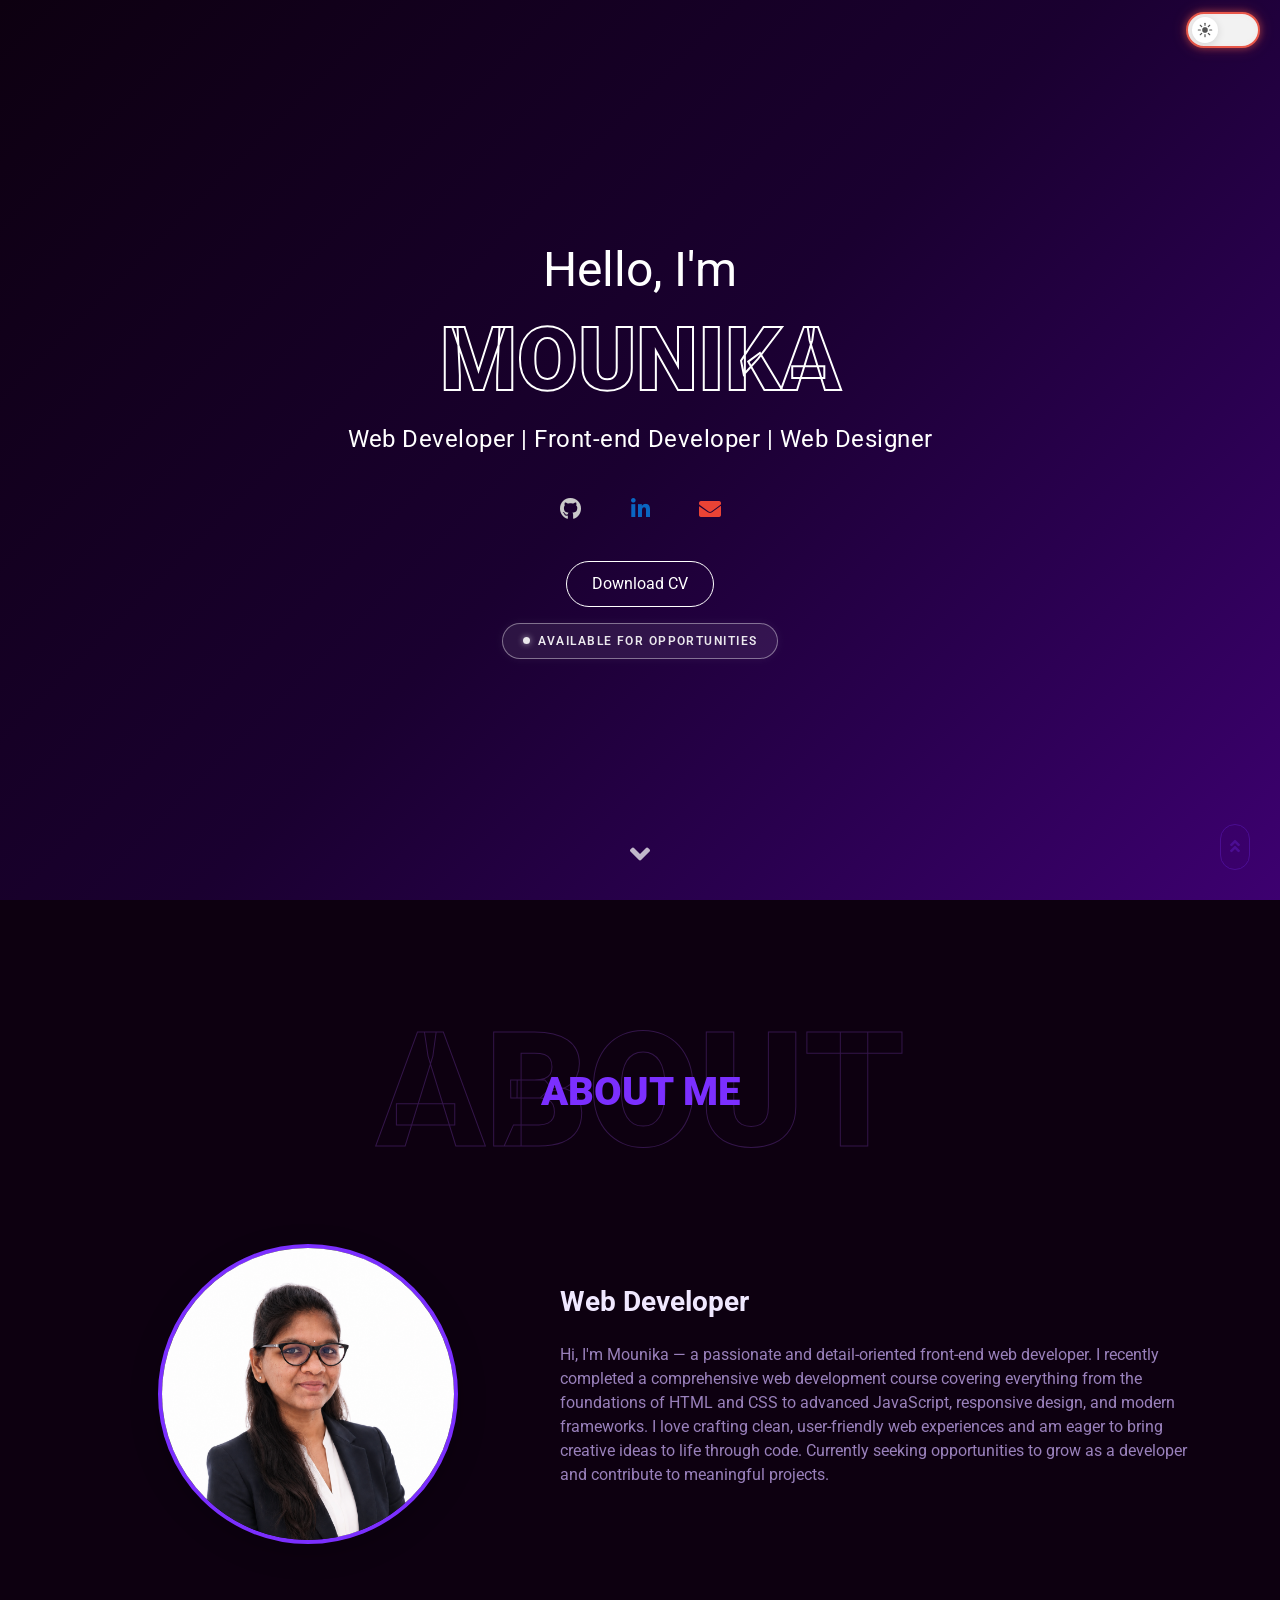
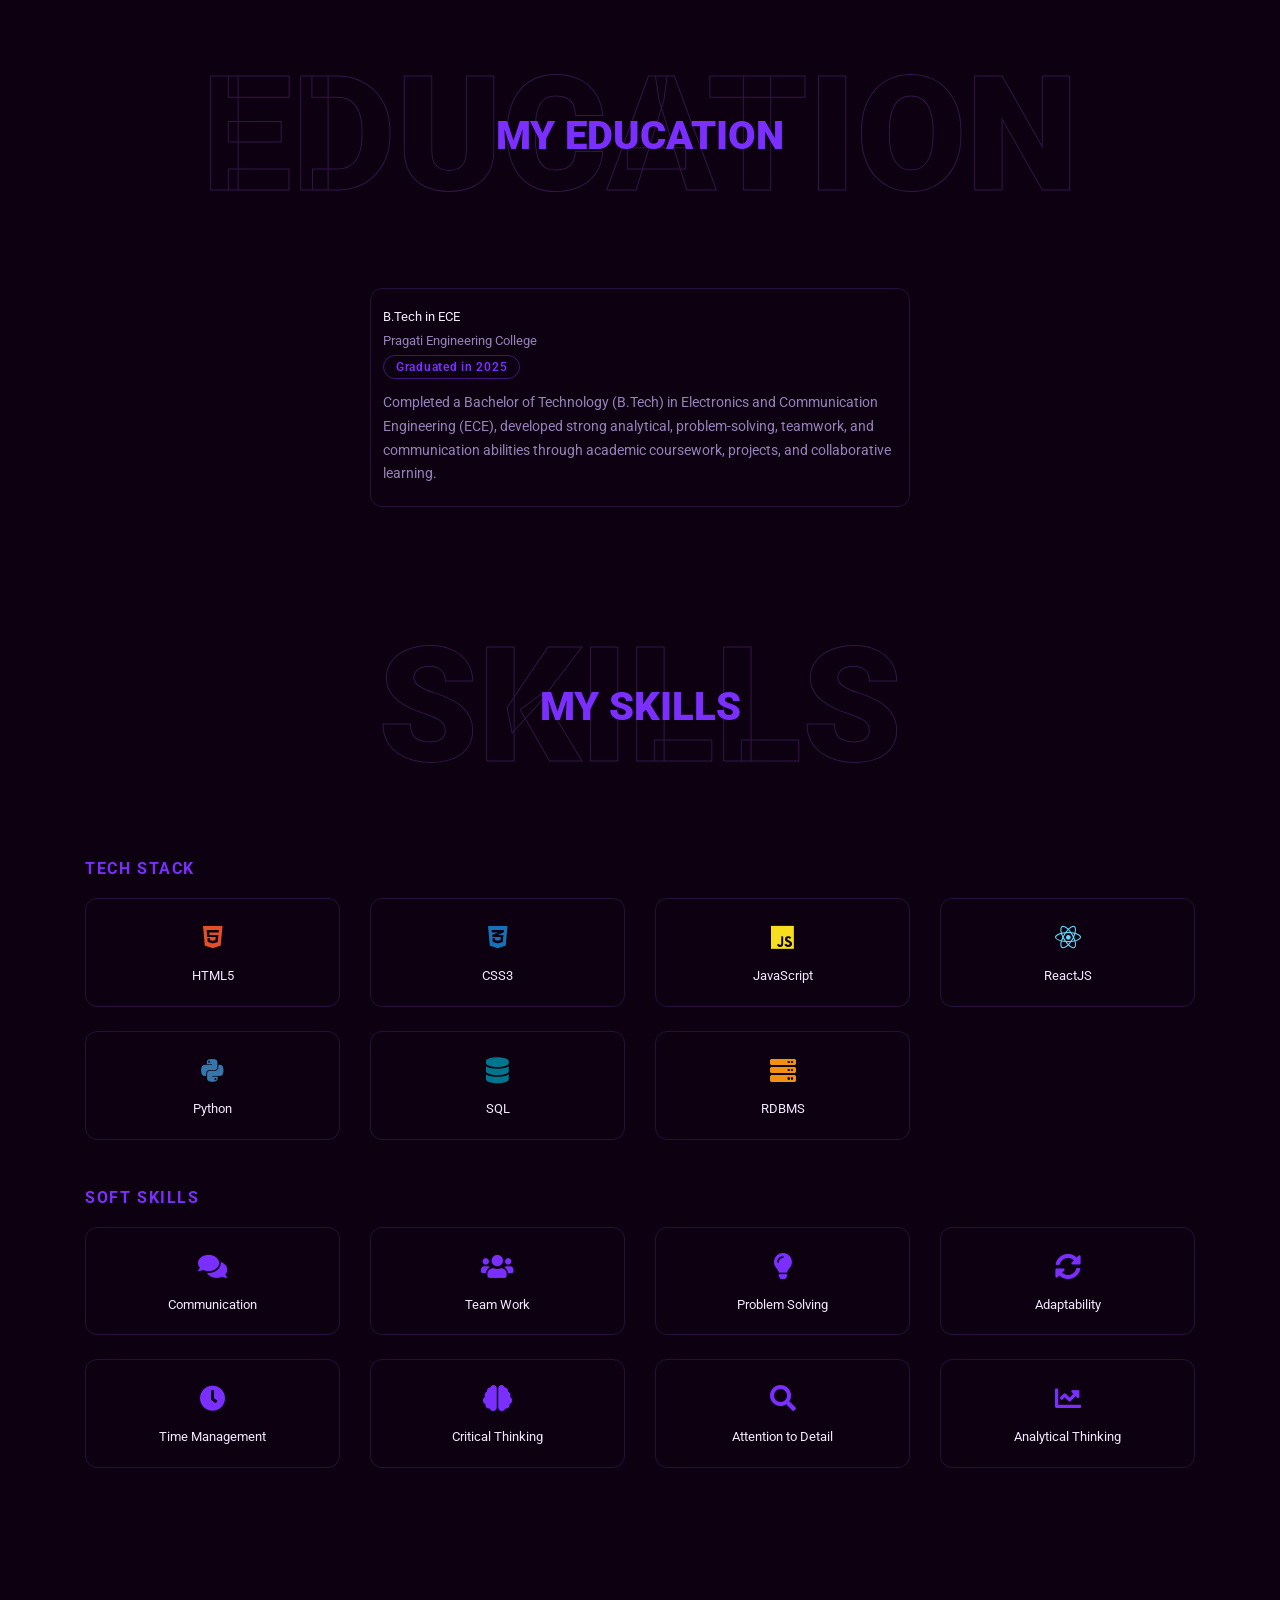
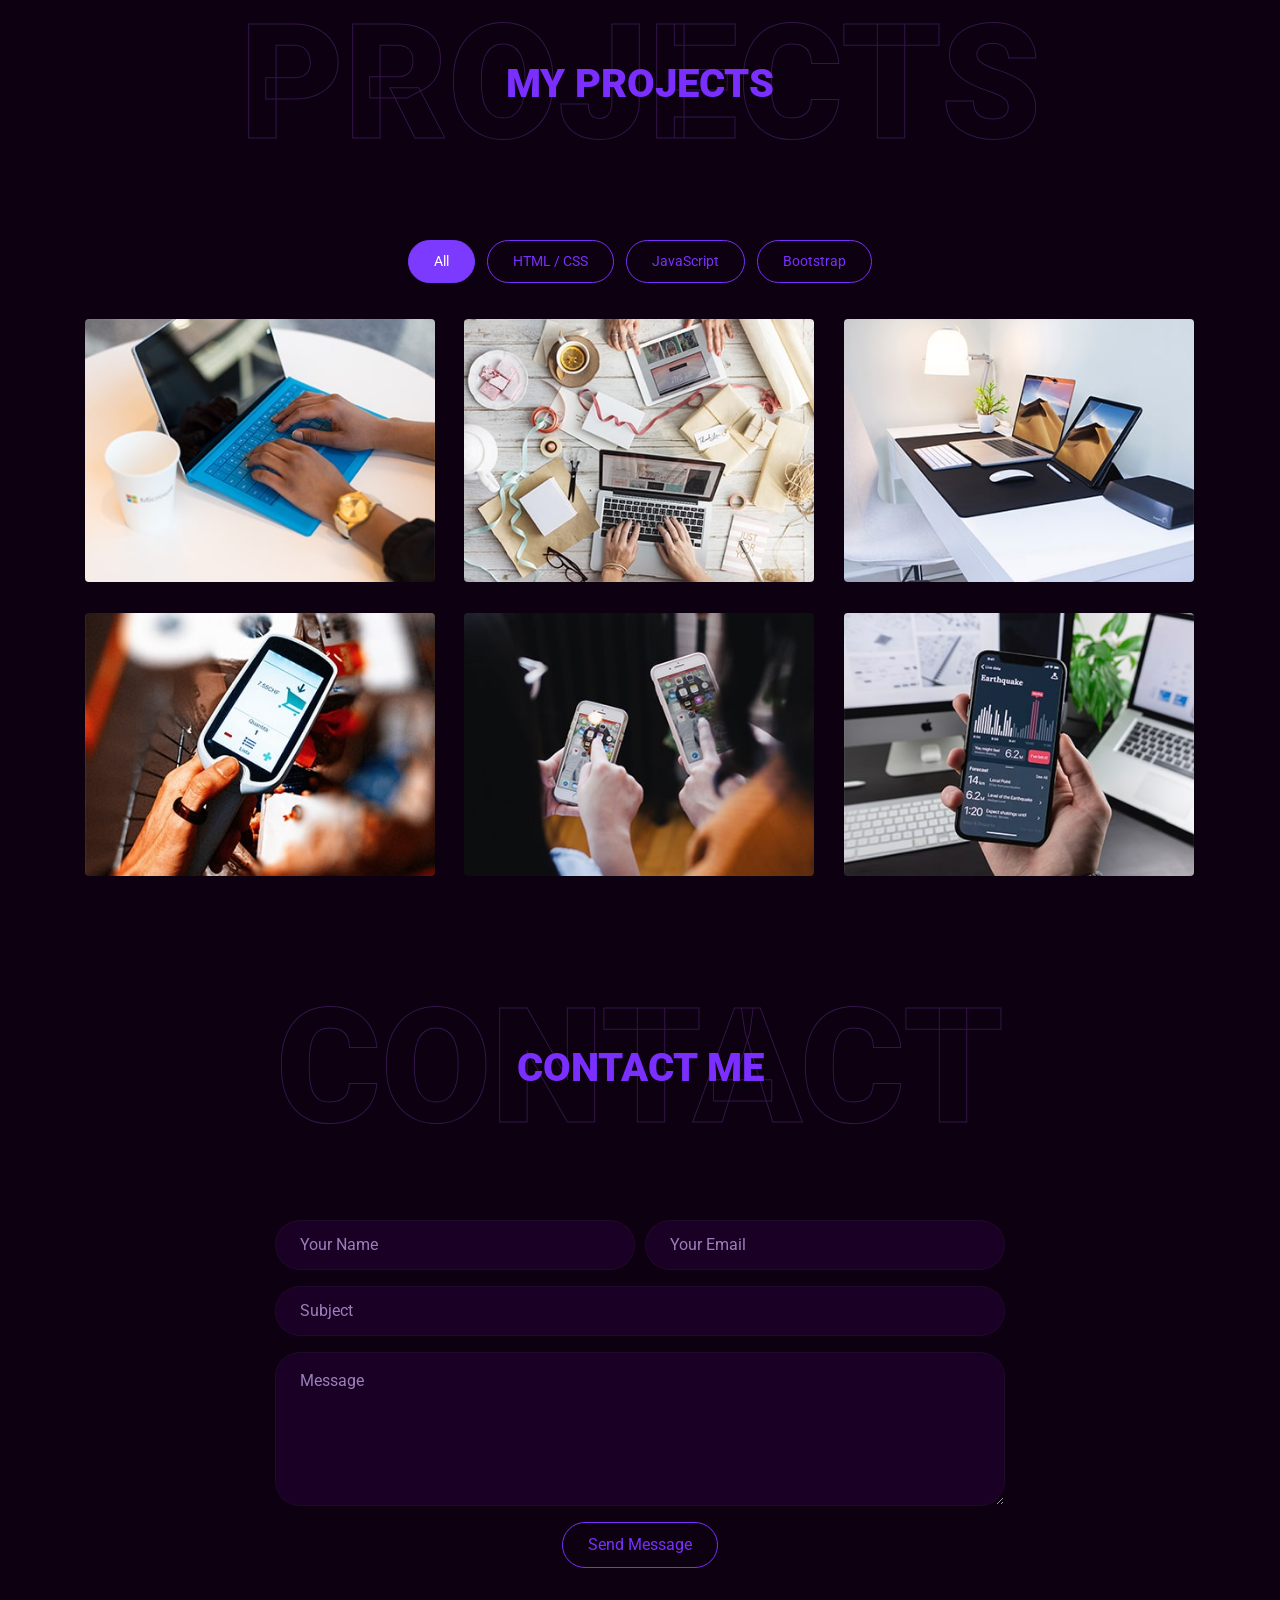
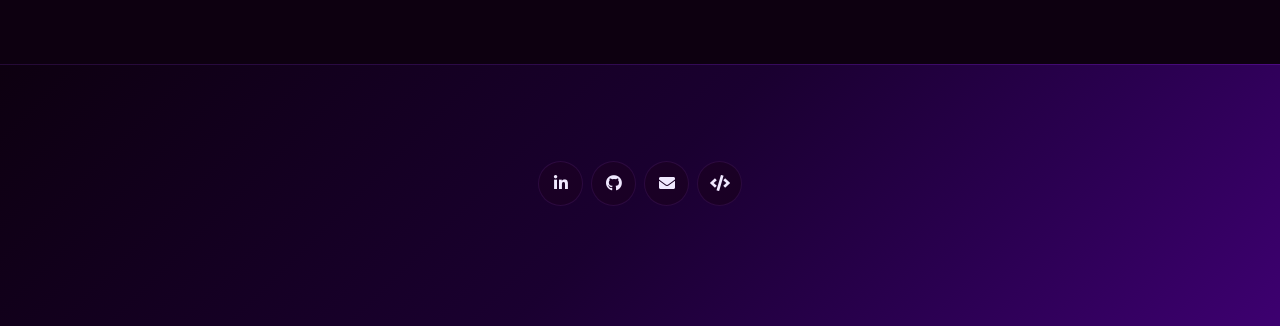
<file: 1. Portfolio/index.html>
<!DOCTYPE html>
<html lang="en">

<head>
    <meta charset="utf-8">
    <title>Mounika's Portfolio</title>
    <meta content="width=device-width, initial-scale=1.0" name="viewport">
    <meta content="Free HTML Templates" name="keywords">
    <meta content="Free HTML Templates" name="description">

    <!-- Favicon -->
    <link href="img/favicon.ico" rel="icon">

    <!-- Google Web Fonts -->
    <link rel="preconnect" href="https://fonts.gstatic.com">
    <link href="https://fonts.googleapis.com/css2?family=Roboto:wght@300;400;500;700;900&display=swap" rel="stylesheet"> 

    <!-- Font Awesome -->
    <link href="https://cdnjs.cloudflare.com/ajax/libs/font-awesome/5.10.0/css/all.min.css" rel="stylesheet">

    <!-- Libraries Stylesheet -->
    <link href="lib/owlcarousel/assets/owl.carousel.min.css" rel="stylesheet">
    <link href="lib/lightbox/css/lightbox.min.css" rel="stylesheet">

    <link href="css/style.css" rel="stylesheet">
</head>

<body data-spy="scroll" data-target=".navbar" data-offset="51" data-theme="light">
    <!-- Navbar Start -->
    <nav class="navbar fixed-top shadow-sm navbar-expand-lg bg-light navbar-light py-3 py-lg-0 px-lg-5">
        <button type="button" class="navbar-toggler" data-toggle="collapse" data-target="#navbarCollapse">
            <span class="navbar-toggler-icon"></span>
        </button>
        <div class="collapse navbar-collapse px-lg-3" id="navbarCollapse">
            <div class="navbar-nav m-auto py-0">
                <a href="#home" class="nav-item nav-link active">Home</a>
                <a href="#about" class="nav-item nav-link">About</a>
                <a href="#qualification" class="nav-item nav-link">Quality</a>
                <a href="#skill" class="nav-item nav-link">Skill</a>
                <!-- <a href="#service" class="nav-item nav-link">Service</a> -->
                <a href="#portfolio" class="nav-item nav-link">Projects</a>
                <!-- <a href="#testimonial" class="nav-item nav-link">Review</a> -->
                <!-- <a href="#blog" class="nav-item nav-link">Blog</a> -->
                <a href="#contact" class="nav-item nav-link">Contact</a>
            </div>
        </div>
    </nav>
    <!-- Navbar End -->

    <!-- Theme Toggle -->
    <div class="theme-toggle-wrap">
      <button class="theme-toggle" id="themeToggle" aria-label="Toggle dark/light theme" title="Switch theme">
        <div class="orb"></div>
      </button>
    </div>
    <!-- Theme Toggle End -->


    <!-- Header Start -->
    <div class="container-fluid bg-primary d-flex align-items-center mb-5 py-5" id="home" style="min-height: 100vh;">
        <div class="container">
            <div class="row align-items-center">
                <div class="col-lg-12 text-center">
                    <h3 class="hero-greeting text-white font-weight-normal mb-2">Hello, I'm</h3>
                    <h1 class="hero-name display-2 text-uppercase mb-2" style="-webkit-text-stroke: 2px #ffffff; color: transparent;">Mounika</h1>
                    <p class="hero-tagline mb-4">Web Developer | Front-end Developer | Web Designer</p>

                    <div class="d-flex align-items-center justify-content-center flex-wrap">
                        <a href="https://github.com/MounikaS44" target="_blank" class="btn hero-social-btn hero-icon-btn" title="GitHub"><i class="fab fa-github icon-github"></i></a>
                        <a href="https://www.linkedin.com/in/mounika-surampudi/" target="_blank" class="btn hero-social-btn hero-icon-btn" title="LinkedIn"><i class="fab fa-linkedin-in icon-linkedin"></i></a>
                        <a href="mailto:surampudimounika44@gmail.com" class="btn hero-social-btn hero-icon-btn" title="Email"><i class="fa fa-envelope icon-gmail"></i></a>
                    </div>
                    <div class="d-flex align-items-center justify-content-center flex-wrap pt-4">
                        <a href="./files/Mounika_WebDev.pdf" target="_blank" class="btn btn-outline hero-social-btn">Download CV</a>
                    </div>
                    <div class="mt-3 d-flex justify-content-center">
                        <div class="availability-badge">
                            <span class="availability-dot"></span>
                            Available for Opportunities
                        </div>
                    </div>
                </div>
            </div>
        </div>
    </div>
    <!-- Header End -->


    <!-- About Start -->
    <div class="container-fluid py-5" id="about">
        <div class="container">
            <div class="position-relative d-flex align-items-center justify-content-center mb-5">
                <h1 class="display-1 text-uppercase text-white">About</h1>
                <h1 class="position-absolute text-uppercase text-primary">About Me</h1>
            </div>
            <div class="row align-items-center">
                <div class="col-lg-5 pb-4 pb-lg-0 d-flex justify-content-center">
                    <img class="about-img-circle" src="./files/profile.png" alt="">
                </div>
                <div class="col-lg-7">
                    <h3 class="mb-4">Web Developer</h3>
                    <p>Hi, I'm Mounika — a passionate and detail-oriented front-end web developer. I recently completed a comprehensive web development course covering everything from the foundations of HTML and CSS to advanced JavaScript, responsive design, and modern frameworks. I love crafting clean, user-friendly web experiences and am eager to bring creative ideas to life through code. Currently seeking opportunities to grow as a developer and contribute to meaningful projects.</p>
                    
                </div>
            </div>
        </div>
    </div>
    <!-- About End -->


    <!-- Qualification Start -->
    <div class="container-fluid py-5" id="qualification">
        <div class="container">
            <div class="position-relative d-flex align-items-center justify-content-center mb-5">
                <h1 class="display-1 text-uppercase text-white">Education</h1>
                <h1 class="position-absolute text-uppercase text-primary">My Education</h1>
            </div>
            <div class="row justify-content-center">
                <div class="col-lg-6 col-md-8 col-12">
                    <div class="skill-card-box edu-card mb-2">
                        <h6 class="skill-card-title">B.Tech in ECE</h6>
                        <p class="edu-card-college">Pragati Engineering College</p>
                        <span class="edu-card-year">Graduated in 2025</span>
                        <p class="edu-card-desc">Completed a Bachelor of Technology (B.Tech) in Electronics and Communication Engineering (ECE), developed strong analytical, problem-solving, teamwork, and communication abilities through academic coursework, projects, and collaborative learning.</p>
                    </div>
                    <!-- Diploma commented out
                    <div class="skill-card-box edu-card mb-4">
                        <h6 class="skill-card-title">Diploma in ECE</h6>
                        <p class="edu-card-college">Andhra Polytechnic College, Kakinada</p>
                        <span class="edu-card-year">2019 – 2022</span>
                        <p class="edu-card-desc">Tempor eos dolore amet tempor dolor tempor. Dolore ea magna sit amet dolor eirmod. Eos ipsum est tempor dolor. Clita lorem kasd sed ea lorem diam ea lorem eirmod duo sit ipsum stet lorem diam</p>
                    </div>
                    -->
                </div>
            </div>
        </div>
    </div>
    <!-- Qualification End -->


    <!-- Skill Start -->
    <div class="container-fluid py-5" id="skill">
        <div class="container">
            <div class="position-relative d-flex align-items-center justify-content-center mb-5">
                <h1 class="display-1 text-uppercase text-white">Skills</h1>
                <h1 class="position-absolute text-uppercase text-primary">My Skills</h1>
            </div>

            <!-- Tech Stack -->
            <h5 class="skills-sub-heading">Tech Stack</h5>
            <div class="row mb-4">
                <div class="col-lg-3 col-md-6 col-6 mb-4">
                    <div class="skill-card-box">
                        <div class="skill-card-icon"><i class="fab fa-html5 icon-html5"></i></div>
                        <h6 class="skill-card-title">HTML5</h6>
                    </div>
                </div>
                <div class="col-lg-3 col-md-6 col-6 mb-4">
                    <div class="skill-card-box">
                        <div class="skill-card-icon"><i class="fab fa-css3-alt icon-css3"></i></div>
                        <h6 class="skill-card-title">CSS3</h6>
                    </div>
                </div>
                <div class="col-lg-3 col-md-6 col-6 mb-4">
                    <div class="skill-card-box">
                        <div class="skill-card-icon"><i class="fab fa-js icon-js"></i></div>
                        <h6 class="skill-card-title">JavaScript</h6>
                    </div>
                </div>
                <div class="col-lg-3 col-md-6 col-6 mb-4">
                    <div class="skill-card-box">
                        <div class="skill-card-icon"><i class="fab fa-react icon-react"></i></div>
                        <h6 class="skill-card-title">ReactJS</h6>
                    </div>
                </div>
                <div class="col-lg-3 col-md-6 col-6 mb-4">
                    <div class="skill-card-box">
                        <div class="skill-card-icon"><i class="fab fa-python icon-python"></i></div>
                        <h6 class="skill-card-title">Python</h6>
                    </div>
                </div>
                <div class="col-lg-3 col-md-6 col-6 mb-4">
                    <div class="skill-card-box">
                        <div class="skill-card-icon"><i class="fas fa-database icon-sql"></i></div>
                        <h6 class="skill-card-title">SQL</h6>
                    </div>
                </div>
                <div class="col-lg-3 col-md-6 col-6 mb-4">
                    <div class="skill-card-box">
                        <div class="skill-card-icon"><i class="fas fa-server icon-rdbms"></i></div>
                        <h6 class="skill-card-title">RDBMS</h6>
                    </div>
                </div>
            </div>

            <!-- Soft Skills -->
            <h5 class="skills-sub-heading">Soft Skills</h5>
            <div class="row">
                <div class="col-lg-3 col-md-6 col-6 mb-4">
                    <div class="skill-card-box">
                        <div class="skill-card-icon"><i class="fas fa-comments icon-soft"></i></div>
                        <h6 class="skill-card-title">Communication</h6>
                    </div>
                </div>
                <div class="col-lg-3 col-md-6 col-6 mb-4">
                    <div class="skill-card-box">
                        <div class="skill-card-icon"><i class="fas fa-users icon-soft"></i></div>
                        <h6 class="skill-card-title">Team Work</h6>
                    </div>
                </div>
                <div class="col-lg-3 col-md-6 col-6 mb-4">
                    <div class="skill-card-box">
                        <div class="skill-card-icon"><i class="fas fa-lightbulb icon-soft"></i></div>
                        <h6 class="skill-card-title">Problem Solving</h6>
                    </div>
                </div>
                <div class="col-lg-3 col-md-6 col-6 mb-4">
                    <div class="skill-card-box">
                        <div class="skill-card-icon"><i class="fas fa-sync-alt icon-soft"></i></div>
                        <h6 class="skill-card-title">Adaptability</h6>
                    </div>
                </div>
                <div class="col-lg-3 col-md-6 col-6 mb-4">
                    <div class="skill-card-box">
                        <div class="skill-card-icon"><i class="fas fa-clock icon-soft"></i></div>
                        <h6 class="skill-card-title">Time Management</h6>
                    </div>
                </div>
                <div class="col-lg-3 col-md-6 col-6 mb-4">
                    <div class="skill-card-box">
                        <div class="skill-card-icon"><i class="fas fa-brain icon-soft"></i></div>
                        <h6 class="skill-card-title">Critical Thinking</h6>
                    </div>
                </div>
                <div class="col-lg-3 col-md-6 col-6 mb-4">
                    <div class="skill-card-box">
                        <div class="skill-card-icon"><i class="fas fa-search icon-soft"></i></div>
                        <h6 class="skill-card-title">Attention to Detail</h6>
                    </div>
                </div>
                <div class="col-lg-3 col-md-6 col-6 mb-4">
                    <div class="skill-card-box">
                        <div class="skill-card-icon"><i class="fas fa-chart-line icon-soft"></i></div>
                        <h6 class="skill-card-title">Analytical Thinking</h6>
                    </div>
                </div>
            </div>

        </div>
    </div>
    <!-- Skill End -->


    <!-- Services Start -->
    <!-- Services Start -->
    <!--
    <div class="container-fluid pt-5" id="service">
        <div class="container">
            <div class="position-relative d-flex align-items-center justify-content-center mb-5">
                <h1 class="display-1 text-uppercase text-white">Service</h1>
                <h1 class="position-absolute text-uppercase text-primary">My Services</h1>
            </div>
            <div class="row pb-3">
                <div class="col-lg-4 col-md-6 text-center mb-5">
                    <div class="d-flex align-items-center justify-content-center mb-4">
                        <i class="fa fa-2x fa-laptop service-icon bg-primary text-white mr-3"></i>
                        <h4 class="font-weight-bold m-0">Web Design</h4>
                    </div>
                    <p>Justo sit justo eos amet tempor amet clita amet ipsum eos elitr. Amet lorem lorem lorem est amet labore eirmod erat clita</p>
                    <a class="border-bottom border-primary text-decoration-none" href="">Read More</a>
                </div>
                <div class="col-lg-4 col-md-6 text-center mb-5">
                    <div class="d-flex align-items-center justify-content-center mb-4">
                        <i class="fa fa-2x fa-laptop-code service-icon bg-primary text-white mr-3"></i>
                        <h4 class="font-weight-bold m-0">Web Development</h4>
                    </div>
                    <p>Justo sit justo eos amet tempor amet clita amet ipsum eos elitr. Amet lorem lorem lorem est amet labore eirmod erat clita</p>
                    <a class="border-bottom border-primary text-decoration-none" href="">Read More</a>
                </div>
                <div class="col-lg-4 col-md-6 text-center mb-5">
                    <div class="d-flex align-items-center justify-content-center mb-4">
                        <i class="fab fa-2x fa-android service-icon bg-primary text-white mr-3"></i>
                        <h4 class="font-weight-bold m-0">Apps Design</h4>
                    </div>
                    <p>Justo sit justo eos amet tempor amet clita amet ipsum eos elitr. Amet lorem lorem lorem est amet labore eirmod erat clita</p>
                    <a class="border-bottom border-primary text-decoration-none" href="">Read More</a>
                </div>
                <div class="col-lg-4 col-md-6 text-center mb-5">
                    <div class="d-flex align-items-center justify-content-center mb-4">
                        <i class="fab fa-2x fa-apple service-icon bg-primary text-white mr-3"></i>
                        <h4 class="font-weight-bold m-0">Apps Development</h4>
                    </div>
                    <p>Justo sit justo eos amet tempor amet clita amet ipsum eos elitr. Amet lorem lorem lorem est amet labore eirmod erat clita</p>
                    <a class="border-bottom border-primary text-decoration-none" href="">Read More</a>
                </div>
                <div class="col-lg-4 col-md-6 text-center mb-5">
                    <div class="d-flex align-items-center justify-content-center mb-4">
                        <i class="fa fa-2x fa-search service-icon bg-primary text-white mr-3"></i>
                        <h4 class="font-weight-bold m-0">SEO</h4>
                    </div>
                    <p>Justo sit justo eos amet tempor amet clita amet ipsum eos elitr. Amet lorem lorem lorem est amet labore eirmod erat clita</p>
                    <a class="border-bottom border-primary text-decoration-none" href="">Read More</a>
                </div>
                <div class="col-lg-4 col-md-6 text-center mb-5">
                    <div class="d-flex align-items-center justify-content-center mb-4">
                        <i class="fa fa-2x fa-edit service-icon bg-primary text-white mr-3"></i>
                        <h4 class="font-weight-bold m-0">Content Creating</h4>
                    </div>
                    <p>Justo sit justo eos amet tempor amet clita amet ipsum eos elitr. Amet lorem lorem lorem est amet labore eirmod erat clita</p>
                    <a class="border-bottom border-primary text-decoration-none" href="">Read More</a>
                </div>
            </div>
        </div>
    </div>
    -->
    <!-- Services End -->


    <!-- Portfolio Start -->
    <div class="container-fluid pt-5 pb-3" id="portfolio">
        <div class="container">
            <div class="position-relative d-flex align-items-center justify-content-center mb-5">
                <h1 class="display-1 text-uppercase text-white">Projects</h1>
                <h1 class="position-absolute text-uppercase text-primary">My Projects</h1>
            </div>
            <div class="row">
                <div class="col-12 text-center mb-2">
                    <ul class="list-inline mb-4" id="portfolio-flters">
                        <li class="btn btn-sm btn-outline-primary m-1 active"  data-filter="*">All</li>
                        <li class="btn btn-sm btn-outline-primary m-1" data-filter=".first">HTML / CSS</li>
                        <li class="btn btn-sm btn-outline-primary m-1" data-filter=".second">JavaScript</li>
                        <li class="btn btn-sm btn-outline-primary m-1" data-filter=".third">Bootstrap</li>
                    </ul>
                </div>
            </div>
            <div class="row portfolio-container">

                <!-- ═══ PROJECT 1 ═══ Replace href="YOUR_PROJECT_1_URL" with your live link -->
                <div class="col-lg-4 col-md-6 mb-4 portfolio-item first">
                    <div class="position-relative overflow-hidden mb-2">
                        <img class="img-fluid rounded w-100" src="./files/portfolio-1.jpg" alt="Responsive Landing Page">
                        <div class="portfolio-btn bg-primary d-flex align-items-center justify-content-center">
                            <a href="YOUR_PROJECT_1_URL" target="_blank" class="portfolio-img-link" title="Open Project">
                                <i class="fa fa-external-link-alt text-white" style="font-size: 36px;"></i>
                            </a>
                        </div>
                    </div>
                </div>

                <!-- ═══ PROJECT 2 ═══ Replace href="YOUR_PROJECT_2_URL" with your live link -->
                <div class="col-lg-4 col-md-6 mb-4 portfolio-item second">
                    <div class="position-relative overflow-hidden mb-2">
                        <img class="img-fluid rounded w-100" src="./files/portfolio-2.jpg" alt="Task Manager App">
                        <div class="portfolio-btn bg-primary d-flex align-items-center justify-content-center">
                            <a href="YOUR_PROJECT_2_URL" target="_blank" class="portfolio-img-link" title="Open Project">
                                <i class="fa fa-external-link-alt text-white" style="font-size: 36px;"></i>
                            </a>
                        </div>
                    </div>
                </div>

                <!-- ═══ PROJECT 3 ═══ Replace href="YOUR_PROJECT_3_URL" with your live link -->
                <div class="col-lg-4 col-md-6 mb-4 portfolio-item third">
                    <div class="position-relative overflow-hidden mb-2">
                        <img class="img-fluid rounded w-100" src="./files/portfolio-3.jpg" alt="Weather Dashboard">
                        <div class="portfolio-btn bg-primary d-flex align-items-center justify-content-center">
                            <a href="YOUR_PROJECT_3_URL" target="_blank" class="portfolio-img-link" title="Open Project">
                                <i class="fa fa-external-link-alt text-white" style="font-size: 36px;"></i>
                            </a>
                        </div>
                    </div>
                </div>

                <!-- ═══ PROJECT 4 ═══ Replace href="YOUR_PROJECT_4_URL" with your live link -->
                <div class="col-lg-4 col-md-6 mb-4 portfolio-item first">
                    <div class="position-relative overflow-hidden mb-2">
                        <img class="img-fluid rounded w-100" src="./files/portfolio-4.jpg" alt="Project 4">
                        <div class="portfolio-btn bg-primary d-flex align-items-center justify-content-center">
                            <a href="YOUR_PROJECT_4_URL" target="_blank" class="portfolio-img-link" title="Open Project">
                                <i class="fa fa-external-link-alt text-white" style="font-size: 36px;"></i>
                            </a>
                        </div>
                    </div>
                </div>

                <!-- ═══ PROJECT 5 ═══ Replace href="YOUR_PROJECT_5_URL" with your live link -->
                <div class="col-lg-4 col-md-6 mb-4 portfolio-item second">
                    <div class="position-relative overflow-hidden mb-2">
                        <img class="img-fluid rounded w-100" src="./files/portfolio-5.jpg" alt="Project 5">
                        <div class="portfolio-btn bg-primary d-flex align-items-center justify-content-center">
                            <a href="YOUR_PROJECT_5_URL" target="_blank" class="portfolio-img-link" title="Open Project">
                                <i class="fa fa-external-link-alt text-white" style="font-size: 36px;"></i>
                            </a>
                        </div>
                    </div>
                </div>

                <!-- ═══ PROJECT 6 ═══ Replace href="YOUR_PROJECT_6_URL" with your live link -->
                <div class="col-lg-4 col-md-6 mb-4 portfolio-item third">
                    <div class="position-relative overflow-hidden mb-2">
                        <img class="img-fluid rounded w-100" src="./files/portfolio-6.jpg" alt="Project 6">
                        <div class="portfolio-btn bg-primary d-flex align-items-center justify-content-center">
                            <a href="YOUR_PROJECT_6_URL" target="_blank" class="portfolio-img-link" title="Open Project">
                                <i class="fa fa-external-link-alt text-white" style="font-size: 36px;"></i>
                            </a>
                        </div>
                    </div>
                </div>

            </div>
            </div>
        </div>
    </div>
    <!-- Portfolio End -->


    <!-- Testimonial Start -->
    <!-- <div class="container-fluid py-5" id="testimonial">
        <div class="container">
            <div class="position-relative d-flex align-items-center justify-content-center mb-5">
                <h1 class="display-1 text-uppercase text-white">Review</h1>
                <h1 class="position-absolute text-uppercase text-primary">Clients Say</h1>
            </div>
            <div class="row justify-content-center">
                <div class="col-lg-8">
                    <div class="owl-carousel testimonial-carousel">
                        <div class="text-center">
                            <i class="fa fa-3x fa-quote-left text-primary mb-4"></i>
                            <h4 class="font-weight-light mb-4">Dolor eirmod diam stet kasd sed. Aliqu rebum est eos. Rebum elitr dolore et eos labore, stet justo sed est sed. Diam sed sed dolor stet accusam amet eirmod eos, labore diam clita</h4>
                            <img class="img-fluid rounded-circle mx-auto mb-3" src="img/testimonial-1.jpg" style="width: 80px; height: 80px;">
                            <h5 class="font-weight-bold m-0">Client Name</h5>
                            <span>Profession</span>
                        </div>
                        <div class="text-center">
                            <i class="fa fa-3x fa-quote-left text-primary mb-4"></i>
                            <h4 class="font-weight-light mb-4">Dolor eirmod diam stet kasd sed. Aliqu rebum est eos. Rebum elitr dolore et eos labore, stet justo sed est sed. Diam sed sed dolor stet accusam amet eirmod eos, labore diam clita</h4>
                            <img class="img-fluid rounded-circle mx-auto mb-3" src="img/testimonial-2.jpg" style="width: 80px; height: 80px;">
                            <h5 class="font-weight-bold m-0">Client Name</h5>
                            <span>Profession</span>
                        </div>
                        <div class="text-center">
                            <i class="fa fa-3x fa-quote-left text-primary mb-4"></i>
                            <h4 class="font-weight-light mb-4">Dolor eirmod diam stet kasd sed. Aliqu rebum est eos. Rebum elitr dolore et eos labore, stet justo sed est sed. Diam sed sed dolor stet accusam amet eirmod eos, labore diam clita</h4>
                            <img class="img-fluid rounded-circle mx-auto mb-3" src="img/testimonial-3.jpg" style="width: 80px; height: 80px;">
                            <h5 class="font-weight-bold m-0">Client Name</h5>
                            <span>Profession</span>
                        </div>
                    </div>
                </div>
            </div>
        </div>
    </div> -->
    <!-- Testimonial End -->


    <!-- Blog Start -->
    <!-- <div class="container-fluid pt-5" id="blog">
        <div class="container">
            <div class="position-relative d-flex align-items-center justify-content-center mb-5">
                <h1 class="display-1 text-uppercase text-white">Blog</h1>
                <h1 class="position-absolute text-uppercase text-primary">Latest Blog</h1>
            </div>
            <div class="row">
                <div class="col-lg-4 mb-5">
                    <div class="position-relative mb-4">
                        <img class="img-fluid rounded w-100" src="img/blog-1.jpg" alt="">
                        <div class="blog-date">
                            <h4 class="font-weight-bold mb-n1">01</h4>
                            <small class="text-white text-uppercase">Jan</small>
                        </div>
                    </div>
                    <h5 class="font-weight-medium mb-4">Rebum lorem no eos ut ipsum diam tempor sed rebum elitr ipsum</h5>
                    <a class="btn btn-sm btn-outline-primary py-2" href="">Read More</a>
                </div>
                <div class="col-lg-4 mb-5">
                    <div class="position-relative mb-4">
                        <img class="img-fluid rounded w-100" src="img/blog-2.jpg" alt="">
                        <div class="blog-date">
                            <h4 class="font-weight-bold mb-n1">01</h4>
                            <small class="text-white text-uppercase">Jan</small>
                        </div>
                    </div>
                    <h5 class="font-weight-medium mb-4">Rebum lorem no eos ut ipsum diam tempor sed rebum elitr ipsum</h5>
                    <a class="btn btn-sm btn-outline-primary py-2" href="">Read More</a>
                </div>
                <div class="col-lg-4 mb-5">
                    <div class="position-relative mb-4">
                        <img class="img-fluid rounded w-100" src="img/blog-3.jpg" alt="">
                        <div class="blog-date">
                            <h4 class="font-weight-bold mb-n1">01</h4>
                            <small class="text-white text-uppercase">Jan</small>
                        </div>
                    </div>
                    <h5 class="font-weight-medium mb-4">Rebum lorem no eos ut ipsum diam tempor sed rebum elitr ipsum</h5>
                    <a class="btn btn-sm btn-outline-primary py-2" href="">Read More</a>
                </div>
            </div>
        </div>
    </div> -->
    <!-- Blog End -->


    <!-- Contact Start -->
    <div class="container-fluid py-5" id="contact">
        <div class="container">
            <div class="position-relative d-flex align-items-center justify-content-center mb-5">
                <h1 class="display-1 text-uppercase text-white">Contact</h1>
                <h1 class="position-absolute text-uppercase text-primary">Contact Me</h1>
            </div>
            <div class="row justify-content-center">
                <div class="col-lg-8">
                    <form id="contactForm">
                        <div class="form-row">
                            <div class="control-group col-sm-6 mb-3">
                                <input type="text" id="name" class="form-control p-4" placeholder="Your Name" required />
                            </div>
                            <div class="control-group col-sm-6 mb-3">
                                <input type="email" id="email" class="form-control p-4" placeholder="Your Email" required />
                            </div>
                        </div>
                        <div class="control-group mb-3">
                            <input type="text" id="subject" class="form-control p-4" placeholder="Subject" required />
                        </div>
                        <div class="control-group mb-3">
                            <textarea id="message" class="form-control py-3 px-4" rows="5" placeholder="Message" required></textarea>
                        </div>
                        <div class="text-center">
                            <button type="submit" class="btn btn-outline-primary">Send Message</button>
                        </div>
                        <div id="form-success" class="text-center mt-3" style="display:none; color: var(--accent);">
                            ✓ Message sent! I'll get back to you soon.
                        </div>
                    </form>
                </div>
            </div>
        </div>
    </div>
    <!-- Contact End -->


    <!-- Footer Start -->
    <div class="container-fluid bg-primary text-white mt-5 py-5 px-sm-3 px-md-5">
        <div class="container text-center py-5">
            <div class="d-flex justify-content-center mb-4">
                <a class="btn btn-light btn-social mr-2" href="https://www.linkedin.com/in/mounika-surampudi/" target="_blank" title="LinkedIn"><i class="fab fa-linkedin-in"></i></a>
                <a class="btn btn-light btn-social mr-2" href="https://github.com/MounikaS44" target="_blank" title="GitHub"><i class="fab fa-github"></i></a>
                <a class="btn btn-light btn-social mr-2" href="mailto:surampudimounika44@gmail.com" title="Gmail"><i class="fa fa-envelope"></i></a>
                <a class="btn btn-light btn-social" href="https://leetcode.com/u/Ruby_44/" target="_blank" title="LeetCode"><i class="fas fa-code"></i></a>
            </div>
        </div>
    </div>
    <!-- Footer End -->

    <!-- Scroll to Bottom -->
    <i class="fa fa-2x fa-angle-down text-white scroll-to-bottom"></i>

    <!-- Back to Top -->
    <a href="#" class="btn btn-outline-dark px-0 back-to-top"><i class="fa fa-angle-double-up"></i></a>


    <!-- JavaScript Libraries -->
    <script src="https://code.jquery.com/jquery-3.4.1.min.js"></script>
    <script src="https://stackpath.bootstrapcdn.com/bootstrap/4.4.1/js/bootstrap.bundle.min.js"></script>
    <script src="lib/typed/typed.min.js"></script>
    <script src="lib/easing/easing.min.js"></script>
    <script src="lib/waypoints/waypoints.min.js"></script>
    <script src="lib/owlcarousel/owl.carousel.min.js"></script>
    <script src="lib/isotope/isotope.pkgd.min.js"></script>
    <script src="lib/lightbox/js/lightbox.min.js"></script>

    <script src="js/main.js"></script>
</body>

</html>
</file>
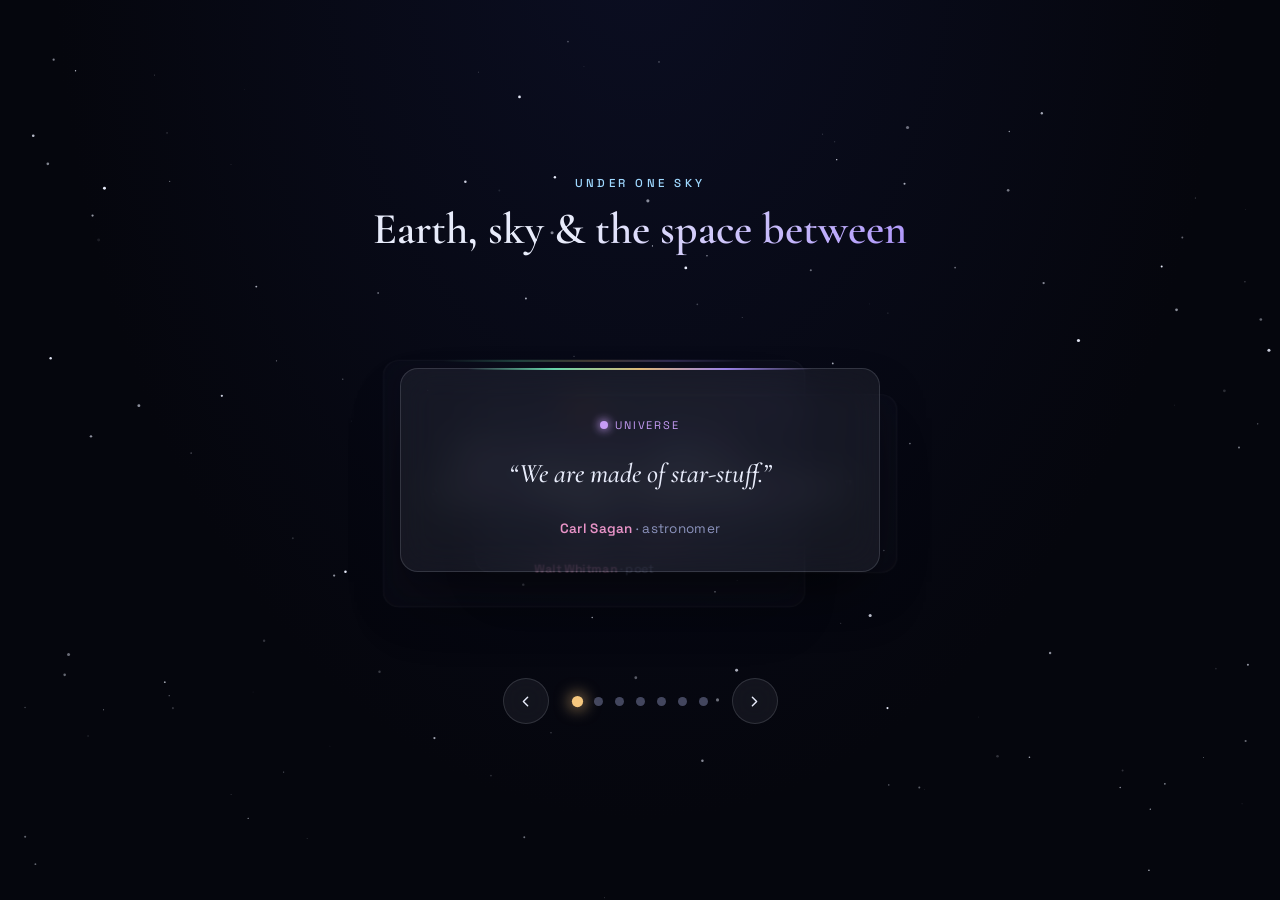
<file: 6. Quotes Carousel/index.html>
<!DOCTYPE html>
<html lang="en">
<head>
<meta charset="UTF-8">
<meta name="viewport" content="width=device-width, initial-scale=1.0">
<title>Under One Sky — Earth, Sky &amp; Universe Quotes</title>
<link rel="preconnect" href="https://fonts.googleapis.com">
<link href="https://fonts.googleapis.com/css2?family=Cormorant+Garamond:ital,wght@0,500;0,600;1,500&family=Space+Grotesk:wght@400;500;600&display=swap" rel="stylesheet">
<link rel="stylesheet" href="style.css">
</head>
<body>

<canvas id="stars"></canvas>

<div class="wrap">
  <p class="eyebrow">Under one sky</p>
  <h1>Earth, sky &amp; the space between</h1>

  <div class="stage" id="stage" aria-roledescription="carousel" aria-label="Inspirational quotes about earth, sky and the universe">
    <!-- cards injected by JS -->
  </div>

  <div class="controls">
    <button class="nav-btn" id="prevBtn" aria-label="Previous quote">
      <svg viewBox="0 0 24 24" fill="none" stroke="currentColor" stroke-width="2" stroke-linecap="round" stroke-linejoin="round"><path d="M15 18l-6-6 6-6"/></svg>
    </button>
    <div class="orbit" id="dots"></div>
    <button class="nav-btn" id="nextBtn" aria-label="Next quote">
      <svg viewBox="0 0 24 24" fill="none" stroke="currentColor" stroke-width="2" stroke-linecap="round" stroke-linejoin="round"><path d="M9 6l6 6-6 6"/></svg>
    </button>
  </div>
</div>

<script src="script.js"></script>

</body>
</html>
</file>
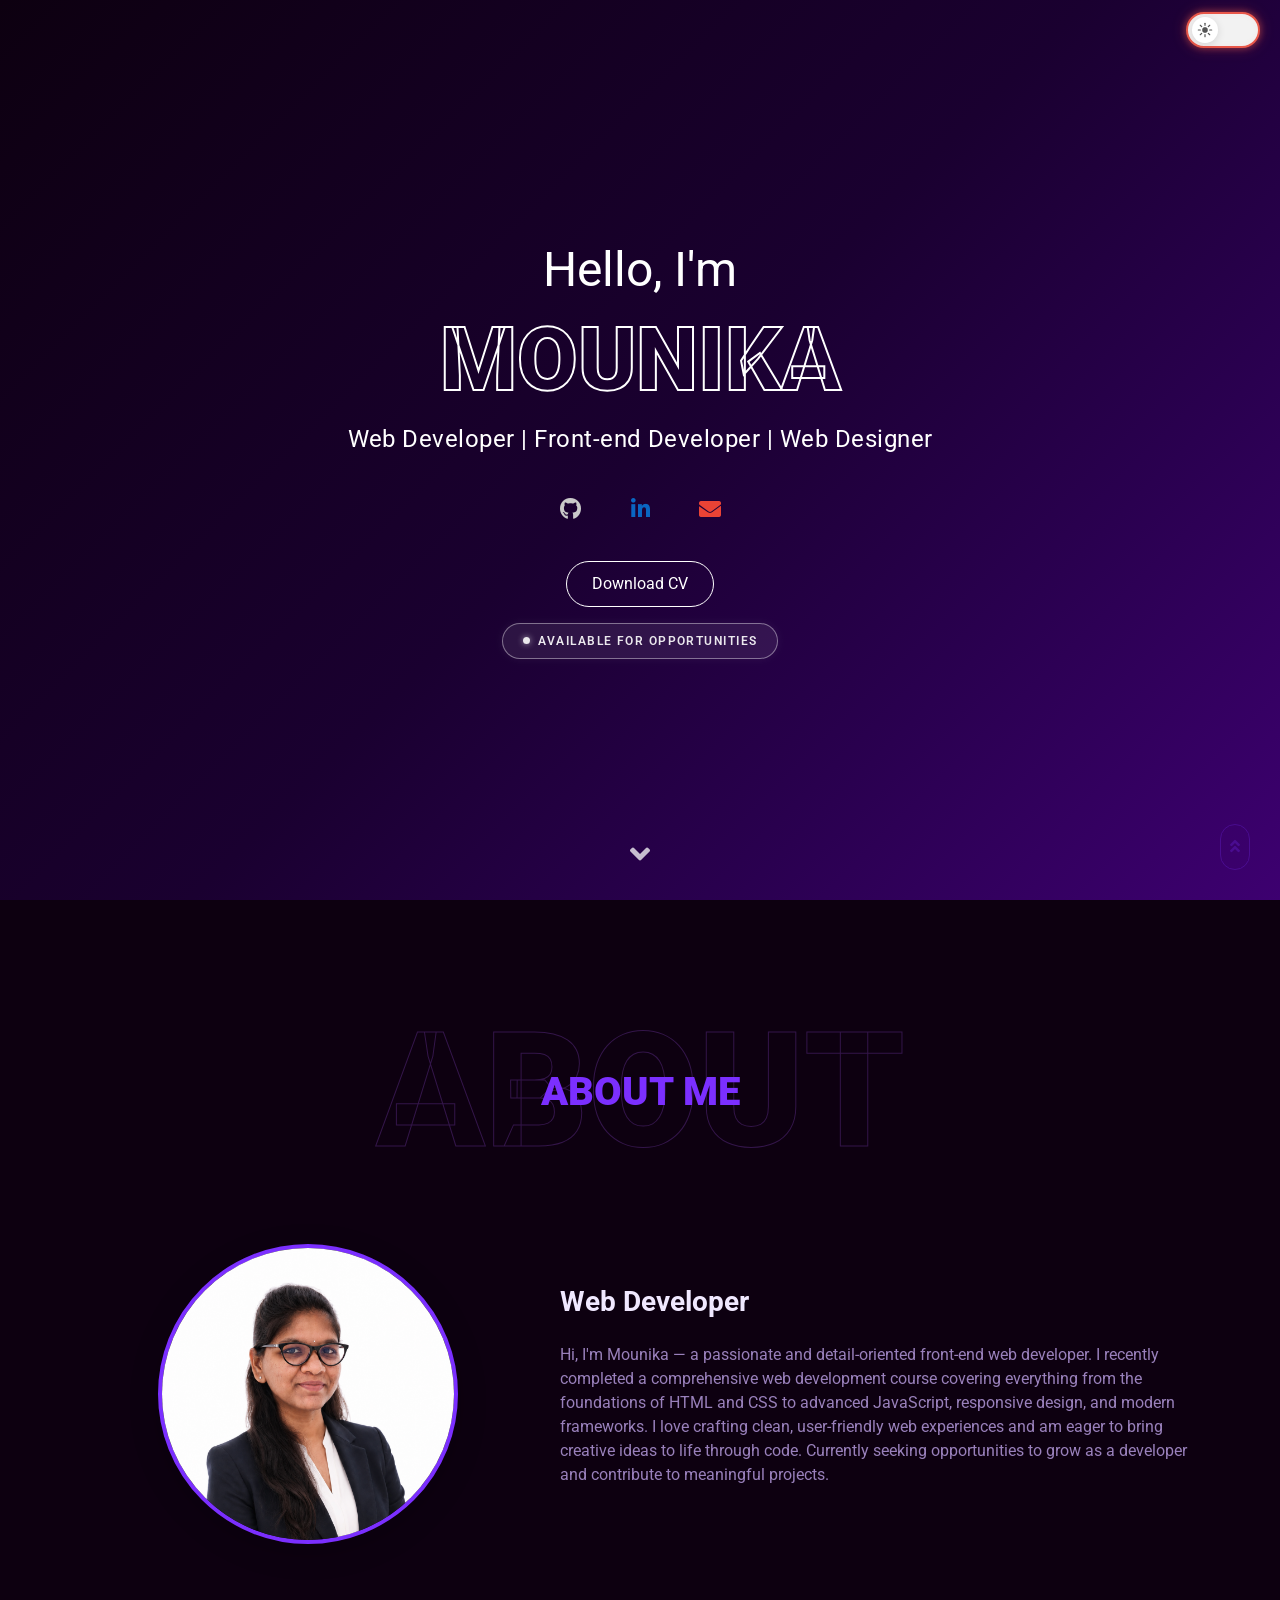
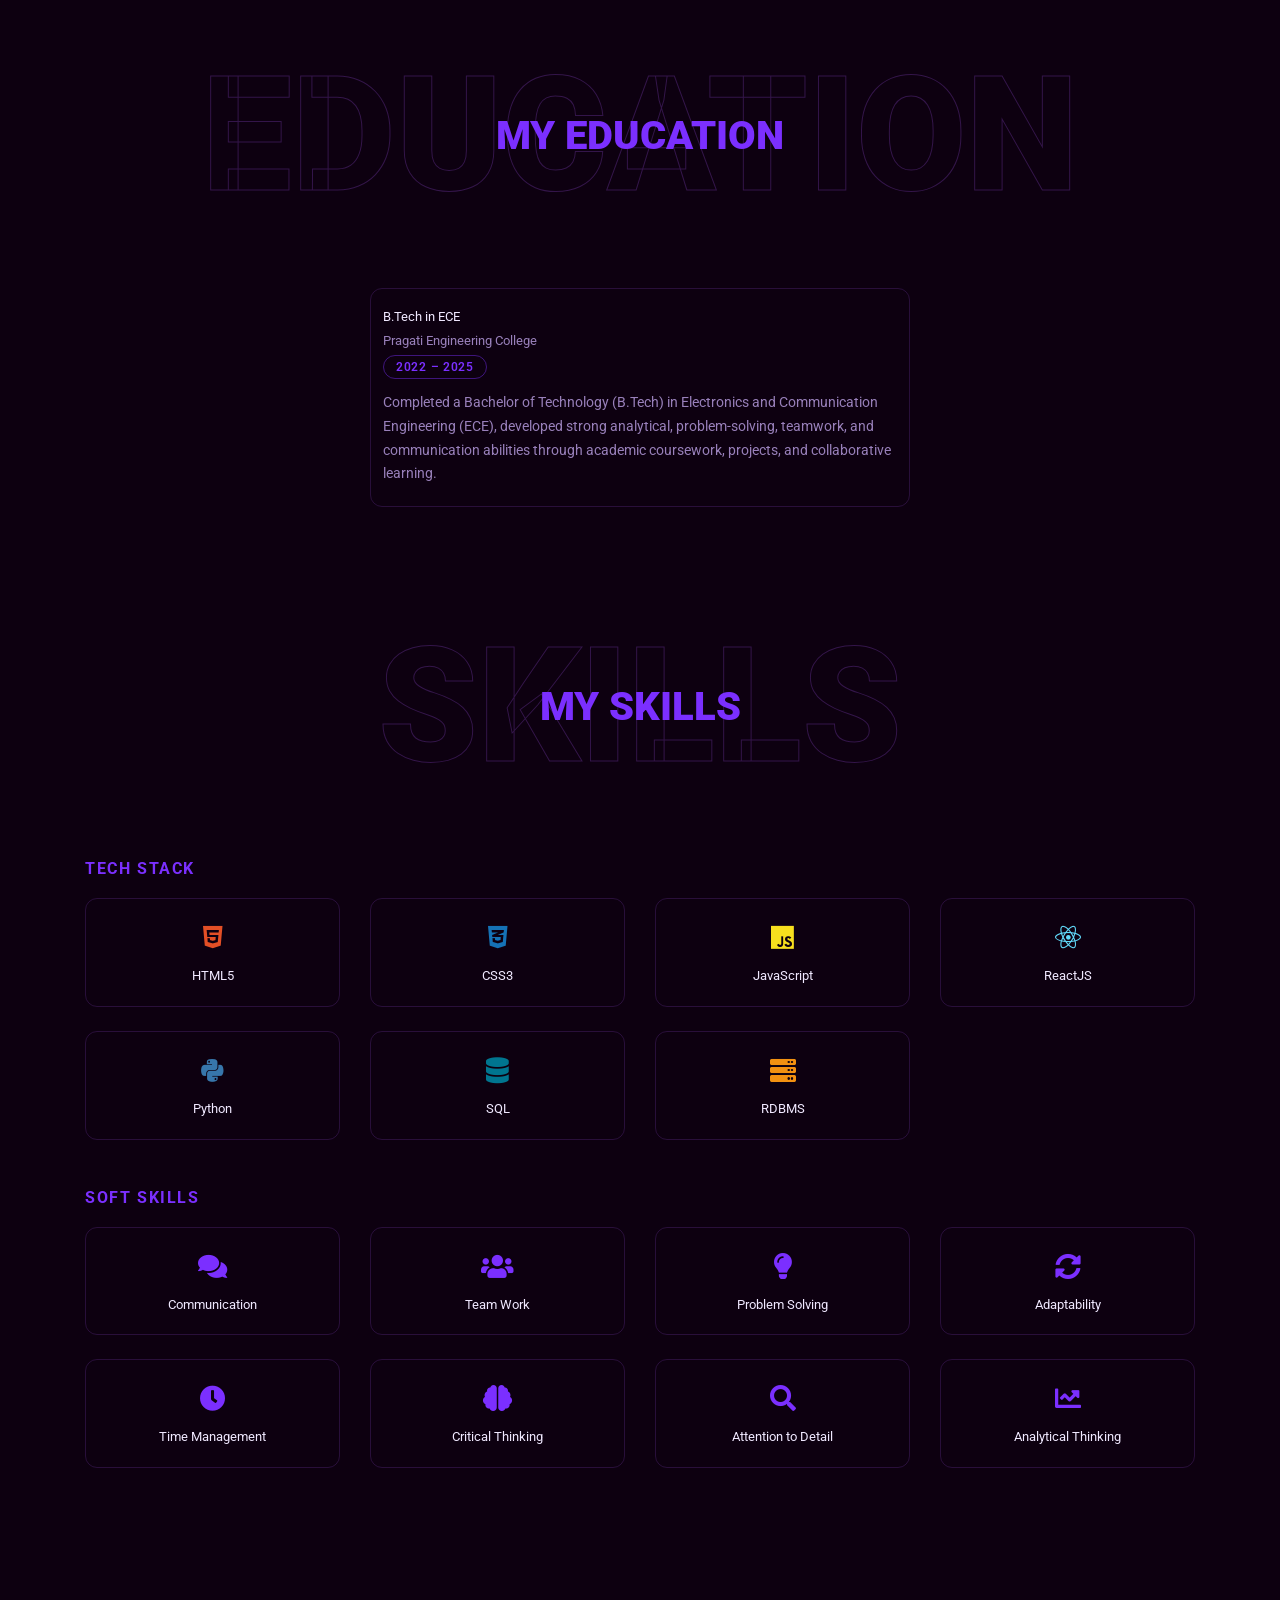
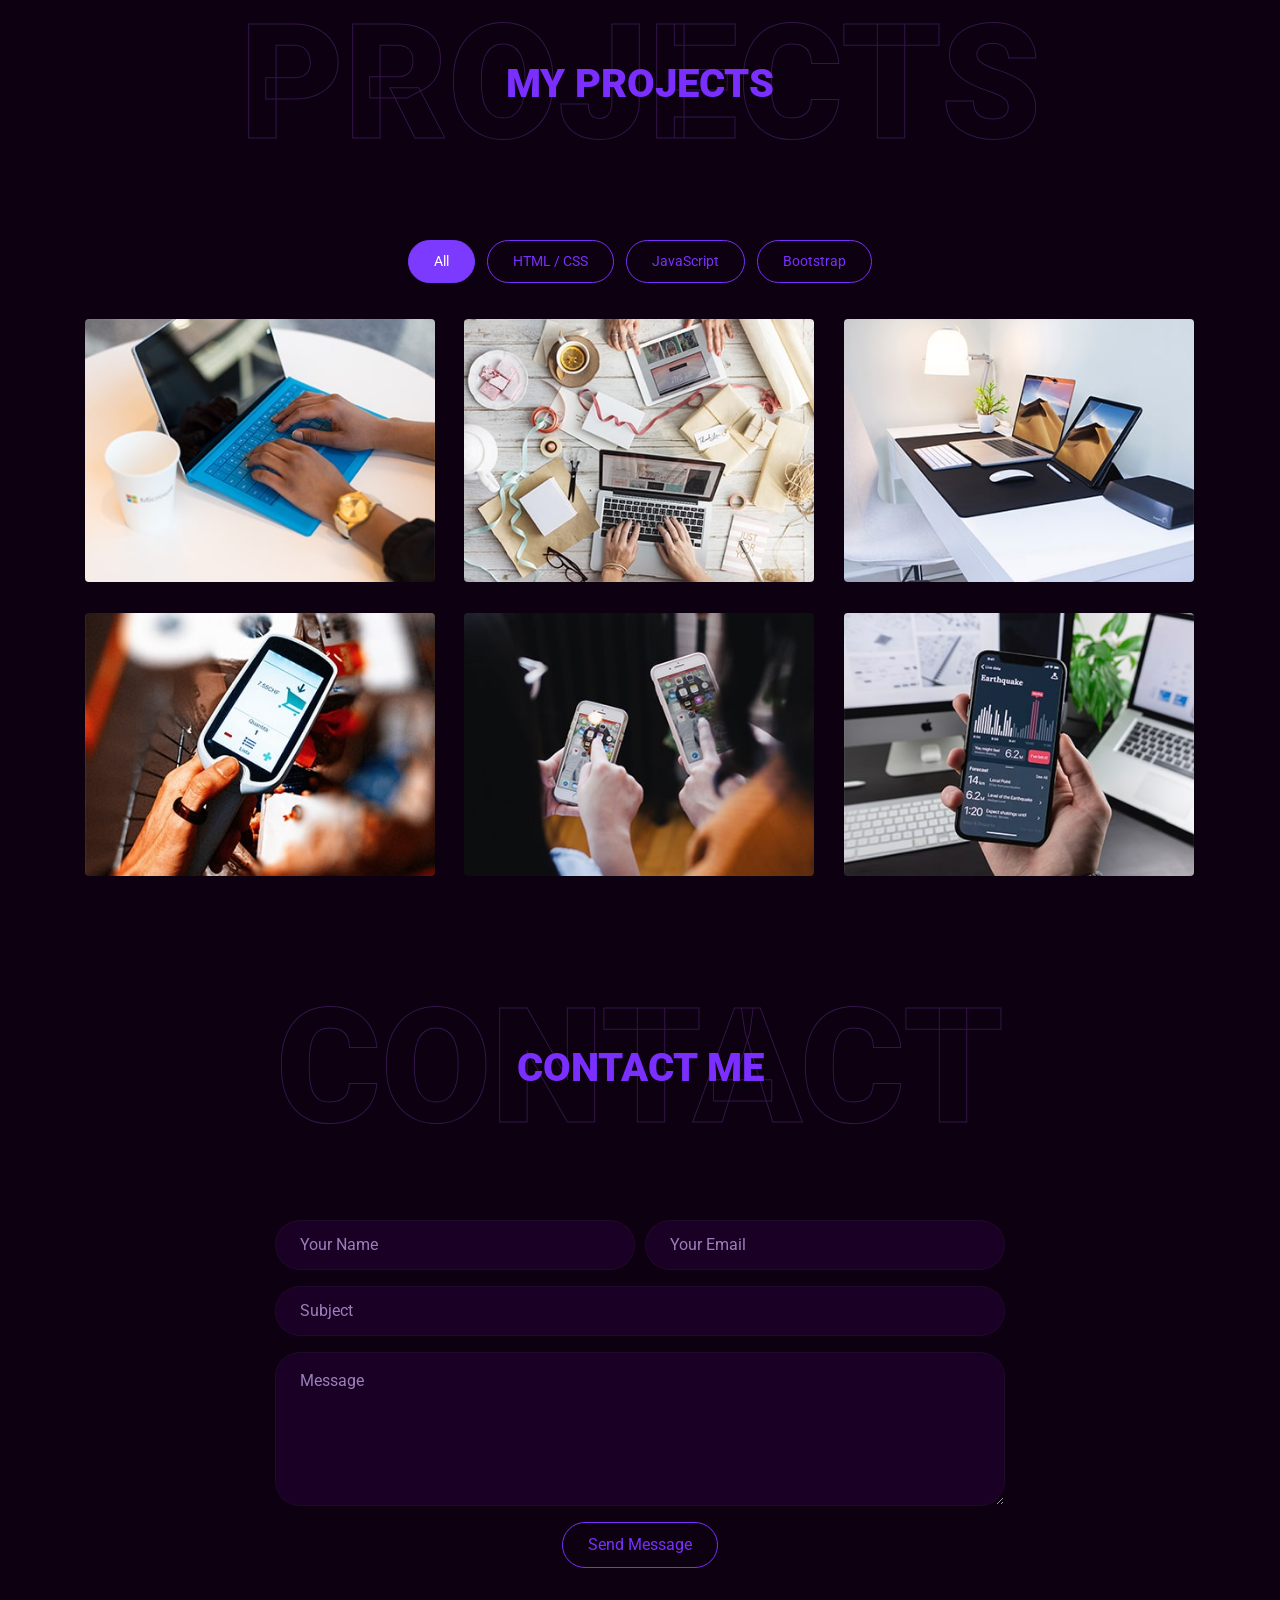
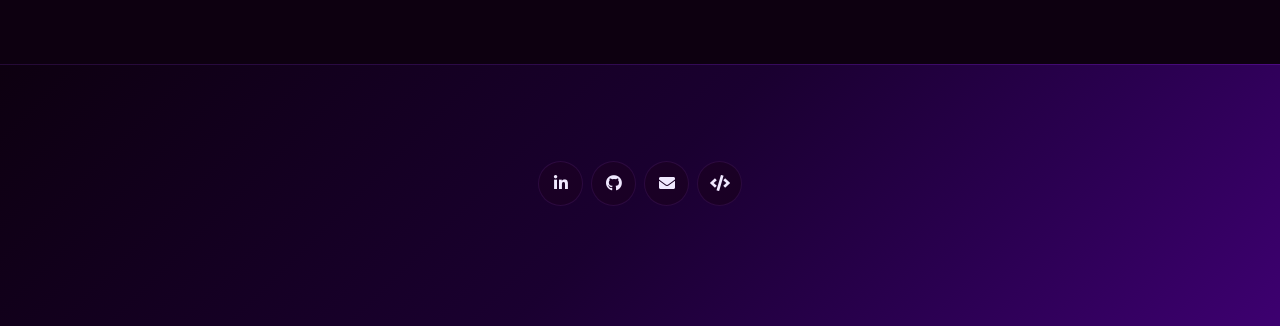
<file: Portfolio/index.html>
<!DOCTYPE html>
<html lang="en">

<head>
    <meta charset="utf-8">
    <title>Mounika's Portfolio</title>
    <meta content="width=device-width, initial-scale=1.0" name="viewport">
    <meta content="Free HTML Templates" name="keywords">
    <meta content="Free HTML Templates" name="description">

    <!-- Favicon -->
    <link href="img/favicon.ico" rel="icon">

    <!-- Google Web Fonts -->
    <link rel="preconnect" href="https://fonts.gstatic.com">
    <link href="https://fonts.googleapis.com/css2?family=Roboto:wght@300;400;500;700;900&display=swap" rel="stylesheet"> 

    <!-- Font Awesome -->
    <link href="https://cdnjs.cloudflare.com/ajax/libs/font-awesome/5.10.0/css/all.min.css" rel="stylesheet">

    <!-- Libraries Stylesheet -->
    <link href="lib/owlcarousel/assets/owl.carousel.min.css" rel="stylesheet">
    <link href="lib/lightbox/css/lightbox.min.css" rel="stylesheet">

    <!-- Customized Bootstrap Stylesheet -->
    <link href="css/style.css" rel="stylesheet">
</head>

<body data-spy="scroll" data-target=".navbar" data-offset="51" data-theme="light">
    <!-- Navbar Start -->
    <nav class="navbar fixed-top shadow-sm navbar-expand-lg bg-light navbar-light py-3 py-lg-0 px-lg-5">
        <button type="button" class="navbar-toggler" data-toggle="collapse" data-target="#navbarCollapse">
            <span class="navbar-toggler-icon"></span>
        </button>
        <div class="collapse navbar-collapse px-lg-3" id="navbarCollapse">
            <div class="navbar-nav m-auto py-0">
                <a href="#home" class="nav-item nav-link active">Home</a>
                <a href="#about" class="nav-item nav-link">About</a>
                <a href="#qualification" class="nav-item nav-link">Quality</a>
                <a href="#skill" class="nav-item nav-link">Skill</a>
                <!-- <a href="#service" class="nav-item nav-link">Service</a> -->
                <a href="#portfolio" class="nav-item nav-link">Projects</a>
                <!-- <a href="#testimonial" class="nav-item nav-link">Review</a> -->
                <!-- <a href="#blog" class="nav-item nav-link">Blog</a> -->
                <a href="#contact" class="nav-item nav-link">Contact</a>
            </div>
        </div>
    </nav>
    <!-- Navbar End -->

    <!-- Theme Toggle -->
    <div class="theme-toggle-wrap">
      <button class="theme-toggle" id="themeToggle" aria-label="Toggle dark/light theme" title="Switch theme">
        <div class="orb"></div>
      </button>
    </div>
    <!-- Theme Toggle End -->


    <!-- Video Modal Start -->
    <div class="modal fade" id="videoModal" tabindex="-1" role="dialog" aria-labelledby="exampleModalLabel" aria-hidden="true">
        <div class="modal-dialog" role="document">
            <div class="modal-content">
                <div class="modal-body">
                    <button type="button" class="close" data-dismiss="modal" aria-label="Close">
                        <span aria-hidden="true">&times;</span>
                    </button>        
                    <!-- 16:9 aspect ratio -->
                    <div class="embed-responsive embed-responsive-16by9">
                        <iframe class="embed-responsive-item" src="" id="video"  allowscriptaccess="always" allow="autoplay"></iframe>
                    </div>
                </div>
            </div>
        </div>
    </div>
    <!-- Video Modal End -->


    <!-- Header Start -->
    <div class="container-fluid bg-primary d-flex align-items-center mb-5 py-5" id="home" style="min-height: 100vh;">
        <div class="container">
            <div class="row align-items-center">
                <div class="col-lg-12 text-center">
                    <h3 class="hero-greeting text-white font-weight-normal mb-2">Hello, I'm</h3>
                    <h1 class="hero-name display-2 text-uppercase mb-2" style="-webkit-text-stroke: 2px #ffffff; color: transparent;">Mounika</h1>
                    <p class="hero-tagline mb-4">Web Developer | Front-end Developer | Web Designer</p>

                    <div class="d-flex align-items-center justify-content-center flex-wrap">
                        <a href="https://github.com/MounikaS44" target="_blank" class="btn hero-social-btn hero-icon-btn" title="GitHub"><i class="fab fa-github icon-github"></i></a>
                        <a href="https://www.linkedin.com/in/mounika-surampudi/" target="_blank" class="btn hero-social-btn hero-icon-btn" title="LinkedIn"><i class="fab fa-linkedin-in icon-linkedin"></i></a>
                        <a href="mailto:surampudimounika44@gmail.com" class="btn hero-social-btn hero-icon-btn" title="Email"><i class="fa fa-envelope icon-gmail"></i></a>
                    </div>
                    <div class="d-flex align-items-center justify-content-center flex-wrap pt-4">
                        <a href="" class="btn btn-outline hero-social-btn">Download CV</a>
                    </div>
                    <div class="mt-3 d-flex justify-content-center">
                        <div class="availability-badge">
                            <span class="availability-dot"></span>
                            Available for Opportunities
                        </div>
                    </div>
                </div>
            </div>
        </div>
    </div>
    <!-- Header End -->


    <!-- About Start -->
    <div class="container-fluid py-5" id="about">
        <div class="container">
            <div class="position-relative d-flex align-items-center justify-content-center mb-5">
                <h1 class="display-1 text-uppercase text-white">About</h1>
                <h1 class="position-absolute text-uppercase text-primary">About Me</h1>
            </div>
            <div class="row align-items-center">
                <div class="col-lg-5 pb-4 pb-lg-0 d-flex justify-content-center">
                    <img class="about-img-circle" src="img/profile.png" alt="">
                </div>
                <div class="col-lg-7">
                    <h3 class="mb-4">Web Developer</h3>
                    <p>Hi, I'm Mounika — a passionate and detail-oriented front-end web developer. I recently completed a comprehensive web development course covering everything from the foundations of HTML and CSS to advanced JavaScript, responsive design, and modern frameworks. I love crafting clean, user-friendly web experiences and am eager to bring creative ideas to life through code. Currently seeking opportunities to grow as a developer and contribute to meaningful projects.</p>
                    
                </div>
            </div>
        </div>
    </div>
    <!-- About End -->


    <!-- Qualification Start -->
    <div class="container-fluid py-5" id="qualification">
        <div class="container">
            <div class="position-relative d-flex align-items-center justify-content-center mb-5">
                <h1 class="display-1 text-uppercase text-white">Education</h1>
                <h1 class="position-absolute text-uppercase text-primary">My Education</h1>
            </div>
            <div class="row justify-content-center">
                <div class="col-lg-6 col-md-8 col-12">
                    <div class="skill-card-box edu-card mb-2">
                        <h6 class="skill-card-title">B.Tech in ECE</h6>
                        <p class="edu-card-college">Pragati Engineering College</p>
                        <span class="edu-card-year">2022 – 2025</span>
                        <p class="edu-card-desc">Completed a Bachelor of Technology (B.Tech) in Electronics and Communication Engineering (ECE), developed strong analytical, problem-solving, teamwork, and communication abilities through academic coursework, projects, and collaborative learning.</p>
                    </div>
                    <!-- Diploma commented out
                    <div class="skill-card-box edu-card mb-4">
                        <h6 class="skill-card-title">Diploma in ECE</h6>
                        <p class="edu-card-college">Andhra Polytechnic College, Kakinada</p>
                        <span class="edu-card-year">2019 – 2022</span>
                        <p class="edu-card-desc">Tempor eos dolore amet tempor dolor tempor. Dolore ea magna sit amet dolor eirmod. Eos ipsum est tempor dolor. Clita lorem kasd sed ea lorem diam ea lorem eirmod duo sit ipsum stet lorem diam</p>
                    </div>
                    -->
                </div>
            </div>
        </div>
    </div>
    <!-- Qualification End -->


    <!-- Skill Start -->
    <div class="container-fluid py-5" id="skill">
        <div class="container">
            <div class="position-relative d-flex align-items-center justify-content-center mb-5">
                <h1 class="display-1 text-uppercase text-white">Skills</h1>
                <h1 class="position-absolute text-uppercase text-primary">My Skills</h1>
            </div>

            <!-- Tech Stack -->
            <h5 class="skills-sub-heading">Tech Stack</h5>
            <div class="row mb-4">
                <div class="col-lg-3 col-md-6 col-6 mb-4">
                    <div class="skill-card-box">
                        <div class="skill-card-icon"><i class="fab fa-html5 icon-html5"></i></div>
                        <h6 class="skill-card-title">HTML5</h6>
                    </div>
                </div>
                <div class="col-lg-3 col-md-6 col-6 mb-4">
                    <div class="skill-card-box">
                        <div class="skill-card-icon"><i class="fab fa-css3-alt icon-css3"></i></div>
                        <h6 class="skill-card-title">CSS3</h6>
                    </div>
                </div>
                <div class="col-lg-3 col-md-6 col-6 mb-4">
                    <div class="skill-card-box">
                        <div class="skill-card-icon"><i class="fab fa-js icon-js"></i></div>
                        <h6 class="skill-card-title">JavaScript</h6>
                    </div>
                </div>
                <div class="col-lg-3 col-md-6 col-6 mb-4">
                    <div class="skill-card-box">
                        <div class="skill-card-icon"><i class="fab fa-react icon-react"></i></div>
                        <h6 class="skill-card-title">ReactJS</h6>
                    </div>
                </div>
                <div class="col-lg-3 col-md-6 col-6 mb-4">
                    <div class="skill-card-box">
                        <div class="skill-card-icon"><i class="fab fa-python icon-python"></i></div>
                        <h6 class="skill-card-title">Python</h6>
                    </div>
                </div>
                <div class="col-lg-3 col-md-6 col-6 mb-4">
                    <div class="skill-card-box">
                        <div class="skill-card-icon"><i class="fas fa-database icon-sql"></i></div>
                        <h6 class="skill-card-title">SQL</h6>
                    </div>
                </div>
                <div class="col-lg-3 col-md-6 col-6 mb-4">
                    <div class="skill-card-box">
                        <div class="skill-card-icon"><i class="fas fa-server icon-rdbms"></i></div>
                        <h6 class="skill-card-title">RDBMS</h6>
                    </div>
                </div>
            </div>

            <!-- Soft Skills -->
            <h5 class="skills-sub-heading">Soft Skills</h5>
            <div class="row">
                <div class="col-lg-3 col-md-6 col-6 mb-4">
                    <div class="skill-card-box">
                        <div class="skill-card-icon"><i class="fas fa-comments icon-soft"></i></div>
                        <h6 class="skill-card-title">Communication</h6>
                    </div>
                </div>
                <div class="col-lg-3 col-md-6 col-6 mb-4">
                    <div class="skill-card-box">
                        <div class="skill-card-icon"><i class="fas fa-users icon-soft"></i></div>
                        <h6 class="skill-card-title">Team Work</h6>
                    </div>
                </div>
                <div class="col-lg-3 col-md-6 col-6 mb-4">
                    <div class="skill-card-box">
                        <div class="skill-card-icon"><i class="fas fa-lightbulb icon-soft"></i></div>
                        <h6 class="skill-card-title">Problem Solving</h6>
                    </div>
                </div>
                <div class="col-lg-3 col-md-6 col-6 mb-4">
                    <div class="skill-card-box">
                        <div class="skill-card-icon"><i class="fas fa-sync-alt icon-soft"></i></div>
                        <h6 class="skill-card-title">Adaptability</h6>
                    </div>
                </div>
                <div class="col-lg-3 col-md-6 col-6 mb-4">
                    <div class="skill-card-box">
                        <div class="skill-card-icon"><i class="fas fa-clock icon-soft"></i></div>
                        <h6 class="skill-card-title">Time Management</h6>
                    </div>
                </div>
                <div class="col-lg-3 col-md-6 col-6 mb-4">
                    <div class="skill-card-box">
                        <div class="skill-card-icon"><i class="fas fa-brain icon-soft"></i></div>
                        <h6 class="skill-card-title">Critical Thinking</h6>
                    </div>
                </div>
                <div class="col-lg-3 col-md-6 col-6 mb-4">
                    <div class="skill-card-box">
                        <div class="skill-card-icon"><i class="fas fa-search icon-soft"></i></div>
                        <h6 class="skill-card-title">Attention to Detail</h6>
                    </div>
                </div>
                <div class="col-lg-3 col-md-6 col-6 mb-4">
                    <div class="skill-card-box">
                        <div class="skill-card-icon"><i class="fas fa-chart-line icon-soft"></i></div>
                        <h6 class="skill-card-title">Analytical Thinking</h6>
                    </div>
                </div>
            </div>

        </div>
    </div>
    <!-- Skill End -->


    <!-- Services Start -->
    <!-- Services Start -->
    <!--
    <div class="container-fluid pt-5" id="service">
        <div class="container">
            <div class="position-relative d-flex align-items-center justify-content-center mb-5">
                <h1 class="display-1 text-uppercase text-white">Service</h1>
                <h1 class="position-absolute text-uppercase text-primary">My Services</h1>
            </div>
            <div class="row pb-3">
                <div class="col-lg-4 col-md-6 text-center mb-5">
                    <div class="d-flex align-items-center justify-content-center mb-4">
                        <i class="fa fa-2x fa-laptop service-icon bg-primary text-white mr-3"></i>
                        <h4 class="font-weight-bold m-0">Web Design</h4>
                    </div>
                    <p>Justo sit justo eos amet tempor amet clita amet ipsum eos elitr. Amet lorem lorem lorem est amet labore eirmod erat clita</p>
                    <a class="border-bottom border-primary text-decoration-none" href="">Read More</a>
                </div>
                <div class="col-lg-4 col-md-6 text-center mb-5">
                    <div class="d-flex align-items-center justify-content-center mb-4">
                        <i class="fa fa-2x fa-laptop-code service-icon bg-primary text-white mr-3"></i>
                        <h4 class="font-weight-bold m-0">Web Development</h4>
                    </div>
                    <p>Justo sit justo eos amet tempor amet clita amet ipsum eos elitr. Amet lorem lorem lorem est amet labore eirmod erat clita</p>
                    <a class="border-bottom border-primary text-decoration-none" href="">Read More</a>
                </div>
                <div class="col-lg-4 col-md-6 text-center mb-5">
                    <div class="d-flex align-items-center justify-content-center mb-4">
                        <i class="fab fa-2x fa-android service-icon bg-primary text-white mr-3"></i>
                        <h4 class="font-weight-bold m-0">Apps Design</h4>
                    </div>
                    <p>Justo sit justo eos amet tempor amet clita amet ipsum eos elitr. Amet lorem lorem lorem est amet labore eirmod erat clita</p>
                    <a class="border-bottom border-primary text-decoration-none" href="">Read More</a>
                </div>
                <div class="col-lg-4 col-md-6 text-center mb-5">
                    <div class="d-flex align-items-center justify-content-center mb-4">
                        <i class="fab fa-2x fa-apple service-icon bg-primary text-white mr-3"></i>
                        <h4 class="font-weight-bold m-0">Apps Development</h4>
                    </div>
                    <p>Justo sit justo eos amet tempor amet clita amet ipsum eos elitr. Amet lorem lorem lorem est amet labore eirmod erat clita</p>
                    <a class="border-bottom border-primary text-decoration-none" href="">Read More</a>
                </div>
                <div class="col-lg-4 col-md-6 text-center mb-5">
                    <div class="d-flex align-items-center justify-content-center mb-4">
                        <i class="fa fa-2x fa-search service-icon bg-primary text-white mr-3"></i>
                        <h4 class="font-weight-bold m-0">SEO</h4>
                    </div>
                    <p>Justo sit justo eos amet tempor amet clita amet ipsum eos elitr. Amet lorem lorem lorem est amet labore eirmod erat clita</p>
                    <a class="border-bottom border-primary text-decoration-none" href="">Read More</a>
                </div>
                <div class="col-lg-4 col-md-6 text-center mb-5">
                    <div class="d-flex align-items-center justify-content-center mb-4">
                        <i class="fa fa-2x fa-edit service-icon bg-primary text-white mr-3"></i>
                        <h4 class="font-weight-bold m-0">Content Creating</h4>
                    </div>
                    <p>Justo sit justo eos amet tempor amet clita amet ipsum eos elitr. Amet lorem lorem lorem est amet labore eirmod erat clita</p>
                    <a class="border-bottom border-primary text-decoration-none" href="">Read More</a>
                </div>
            </div>
        </div>
    </div>
    -->
    <!-- Services End -->


    <!-- Portfolio Start -->
    <div class="container-fluid pt-5 pb-3" id="portfolio">
        <div class="container">
            <div class="position-relative d-flex align-items-center justify-content-center mb-5">
                <h1 class="display-1 text-uppercase text-white">Projects</h1>
                <h1 class="position-absolute text-uppercase text-primary">My Projects</h1>
            </div>
            <div class="row">
                <div class="col-12 text-center mb-2">
                    <ul class="list-inline mb-4" id="portfolio-flters">
                        <li class="btn btn-sm btn-outline-primary m-1 active"  data-filter="*">All</li>
                        <li class="btn btn-sm btn-outline-primary m-1" data-filter=".first">HTML / CSS</li>
                        <li class="btn btn-sm btn-outline-primary m-1" data-filter=".second">JavaScript</li>
                        <li class="btn btn-sm btn-outline-primary m-1" data-filter=".third">Bootstrap</li>
                    </ul>
                </div>
            </div>
            <div class="row portfolio-container">

                <!-- ═══ PROJECT 1 ═══ Replace href="YOUR_PROJECT_1_URL" with your live link -->
                <div class="col-lg-4 col-md-6 mb-4 portfolio-item first">
                    <div class="position-relative overflow-hidden mb-2">
                        <img class="img-fluid rounded w-100" src="img/portfolio-1.jpg" alt="Responsive Landing Page">
                        <div class="portfolio-btn bg-primary d-flex align-items-center justify-content-center">
                            <a href="YOUR_PROJECT_1_URL" target="_blank" class="portfolio-img-link" title="Open Project">
                                <i class="fa fa-external-link-alt text-white" style="font-size: 36px;"></i>
                            </a>
                        </div>
                    </div>
                </div>

                <!-- ═══ PROJECT 2 ═══ Replace href="YOUR_PROJECT_2_URL" with your live link -->
                <div class="col-lg-4 col-md-6 mb-4 portfolio-item second">
                    <div class="position-relative overflow-hidden mb-2">
                        <img class="img-fluid rounded w-100" src="img/portfolio-2.jpg" alt="Task Manager App">
                        <div class="portfolio-btn bg-primary d-flex align-items-center justify-content-center">
                            <a href="YOUR_PROJECT_2_URL" target="_blank" class="portfolio-img-link" title="Open Project">
                                <i class="fa fa-external-link-alt text-white" style="font-size: 36px;"></i>
                            </a>
                        </div>
                    </div>
                </div>

                <!-- ═══ PROJECT 3 ═══ Replace href="YOUR_PROJECT_3_URL" with your live link -->
                <div class="col-lg-4 col-md-6 mb-4 portfolio-item third">
                    <div class="position-relative overflow-hidden mb-2">
                        <img class="img-fluid rounded w-100" src="img/portfolio-3.jpg" alt="Weather Dashboard">
                        <div class="portfolio-btn bg-primary d-flex align-items-center justify-content-center">
                            <a href="YOUR_PROJECT_3_URL" target="_blank" class="portfolio-img-link" title="Open Project">
                                <i class="fa fa-external-link-alt text-white" style="font-size: 36px;"></i>
                            </a>
                        </div>
                    </div>
                </div>

                <!-- ═══ PROJECT 4 ═══ Replace href="YOUR_PROJECT_4_URL" with your live link -->
                <div class="col-lg-4 col-md-6 mb-4 portfolio-item first">
                    <div class="position-relative overflow-hidden mb-2">
                        <img class="img-fluid rounded w-100" src="img/portfolio-4.jpg" alt="Project 4">
                        <div class="portfolio-btn bg-primary d-flex align-items-center justify-content-center">
                            <a href="YOUR_PROJECT_4_URL" target="_blank" class="portfolio-img-link" title="Open Project">
                                <i class="fa fa-external-link-alt text-white" style="font-size: 36px;"></i>
                            </a>
                        </div>
                    </div>
                </div>

                <!-- ═══ PROJECT 5 ═══ Replace href="YOUR_PROJECT_5_URL" with your live link -->
                <div class="col-lg-4 col-md-6 mb-4 portfolio-item second">
                    <div class="position-relative overflow-hidden mb-2">
                        <img class="img-fluid rounded w-100" src="img/portfolio-5.jpg" alt="Project 5">
                        <div class="portfolio-btn bg-primary d-flex align-items-center justify-content-center">
                            <a href="YOUR_PROJECT_5_URL" target="_blank" class="portfolio-img-link" title="Open Project">
                                <i class="fa fa-external-link-alt text-white" style="font-size: 36px;"></i>
                            </a>
                        </div>
                    </div>
                </div>

                <!-- ═══ PROJECT 6 ═══ Replace href="YOUR_PROJECT_6_URL" with your live link -->
                <div class="col-lg-4 col-md-6 mb-4 portfolio-item third">
                    <div class="position-relative overflow-hidden mb-2">
                        <img class="img-fluid rounded w-100" src="img/portfolio-6.jpg" alt="Project 6">
                        <div class="portfolio-btn bg-primary d-flex align-items-center justify-content-center">
                            <a href="YOUR_PROJECT_6_URL" target="_blank" class="portfolio-img-link" title="Open Project">
                                <i class="fa fa-external-link-alt text-white" style="font-size: 36px;"></i>
                            </a>
                        </div>
                    </div>
                </div>

            </div>
            </div>
        </div>
    </div>
    <!-- Portfolio End -->


    <!-- Testimonial Start -->
    <!-- <div class="container-fluid py-5" id="testimonial">
        <div class="container">
            <div class="position-relative d-flex align-items-center justify-content-center mb-5">
                <h1 class="display-1 text-uppercase text-white">Review</h1>
                <h1 class="position-absolute text-uppercase text-primary">Clients Say</h1>
            </div>
            <div class="row justify-content-center">
                <div class="col-lg-8">
                    <div class="owl-carousel testimonial-carousel">
                        <div class="text-center">
                            <i class="fa fa-3x fa-quote-left text-primary mb-4"></i>
                            <h4 class="font-weight-light mb-4">Dolor eirmod diam stet kasd sed. Aliqu rebum est eos. Rebum elitr dolore et eos labore, stet justo sed est sed. Diam sed sed dolor stet accusam amet eirmod eos, labore diam clita</h4>
                            <img class="img-fluid rounded-circle mx-auto mb-3" src="img/testimonial-1.jpg" style="width: 80px; height: 80px;">
                            <h5 class="font-weight-bold m-0">Client Name</h5>
                            <span>Profession</span>
                        </div>
                        <div class="text-center">
                            <i class="fa fa-3x fa-quote-left text-primary mb-4"></i>
                            <h4 class="font-weight-light mb-4">Dolor eirmod diam stet kasd sed. Aliqu rebum est eos. Rebum elitr dolore et eos labore, stet justo sed est sed. Diam sed sed dolor stet accusam amet eirmod eos, labore diam clita</h4>
                            <img class="img-fluid rounded-circle mx-auto mb-3" src="img/testimonial-2.jpg" style="width: 80px; height: 80px;">
                            <h5 class="font-weight-bold m-0">Client Name</h5>
                            <span>Profession</span>
                        </div>
                        <div class="text-center">
                            <i class="fa fa-3x fa-quote-left text-primary mb-4"></i>
                            <h4 class="font-weight-light mb-4">Dolor eirmod diam stet kasd sed. Aliqu rebum est eos. Rebum elitr dolore et eos labore, stet justo sed est sed. Diam sed sed dolor stet accusam amet eirmod eos, labore diam clita</h4>
                            <img class="img-fluid rounded-circle mx-auto mb-3" src="img/testimonial-3.jpg" style="width: 80px; height: 80px;">
                            <h5 class="font-weight-bold m-0">Client Name</h5>
                            <span>Profession</span>
                        </div>
                    </div>
                </div>
            </div>
        </div>
    </div> -->
    <!-- Testimonial End -->


    <!-- Blog Start -->
    <!-- <div class="container-fluid pt-5" id="blog">
        <div class="container">
            <div class="position-relative d-flex align-items-center justify-content-center mb-5">
                <h1 class="display-1 text-uppercase text-white">Blog</h1>
                <h1 class="position-absolute text-uppercase text-primary">Latest Blog</h1>
            </div>
            <div class="row">
                <div class="col-lg-4 mb-5">
                    <div class="position-relative mb-4">
                        <img class="img-fluid rounded w-100" src="img/blog-1.jpg" alt="">
                        <div class="blog-date">
                            <h4 class="font-weight-bold mb-n1">01</h4>
                            <small class="text-white text-uppercase">Jan</small>
                        </div>
                    </div>
                    <h5 class="font-weight-medium mb-4">Rebum lorem no eos ut ipsum diam tempor sed rebum elitr ipsum</h5>
                    <a class="btn btn-sm btn-outline-primary py-2" href="">Read More</a>
                </div>
                <div class="col-lg-4 mb-5">
                    <div class="position-relative mb-4">
                        <img class="img-fluid rounded w-100" src="img/blog-2.jpg" alt="">
                        <div class="blog-date">
                            <h4 class="font-weight-bold mb-n1">01</h4>
                            <small class="text-white text-uppercase">Jan</small>
                        </div>
                    </div>
                    <h5 class="font-weight-medium mb-4">Rebum lorem no eos ut ipsum diam tempor sed rebum elitr ipsum</h5>
                    <a class="btn btn-sm btn-outline-primary py-2" href="">Read More</a>
                </div>
                <div class="col-lg-4 mb-5">
                    <div class="position-relative mb-4">
                        <img class="img-fluid rounded w-100" src="img/blog-3.jpg" alt="">
                        <div class="blog-date">
                            <h4 class="font-weight-bold mb-n1">01</h4>
                            <small class="text-white text-uppercase">Jan</small>
                        </div>
                    </div>
                    <h5 class="font-weight-medium mb-4">Rebum lorem no eos ut ipsum diam tempor sed rebum elitr ipsum</h5>
                    <a class="btn btn-sm btn-outline-primary py-2" href="">Read More</a>
                </div>
            </div>
        </div>
    </div> -->
    <!-- Blog End -->


    <!-- Contact Start -->
    <div class="container-fluid py-5" id="contact">
        <div class="container">
            <div class="position-relative d-flex align-items-center justify-content-center mb-5">
                <h1 class="display-1 text-uppercase text-white">Contact</h1>
                <h1 class="position-absolute text-uppercase text-primary">Contact Me</h1>
            </div>
            <div class="row justify-content-center">
                <div class="col-lg-8">
                    <form id="contactForm">
                        <div class="form-row">
                            <div class="control-group col-sm-6 mb-3">
                                <input type="text" id="name" class="form-control p-4" placeholder="Your Name" required />
                            </div>
                            <div class="control-group col-sm-6 mb-3">
                                <input type="email" id="email" class="form-control p-4" placeholder="Your Email" required />
                            </div>
                        </div>
                        <div class="control-group mb-3">
                            <input type="text" id="subject" class="form-control p-4" placeholder="Subject" required />
                        </div>
                        <div class="control-group mb-3">
                            <textarea id="message" class="form-control py-3 px-4" rows="5" placeholder="Message" required></textarea>
                        </div>
                        <div class="text-center">
                            <button type="submit" class="btn btn-outline-primary">Send Message</button>
                        </div>
                        <div id="form-success" class="text-center mt-3" style="display:none; color: var(--accent);">
                            ✓ Message sent! I'll get back to you soon.
                        </div>
                    </form>
                </div>
            </div>
        </div>
    </div>
    <!-- Contact End -->


    <!-- Footer Start -->
    <div class="container-fluid bg-primary text-white mt-5 py-5 px-sm-3 px-md-5">
        <div class="container text-center py-5">
            <div class="d-flex justify-content-center mb-4">
                <a class="btn btn-light btn-social mr-2" href="https://www.linkedin.com/in/mounika-surampudi/" target="_blank" title="LinkedIn"><i class="fab fa-linkedin-in"></i></a>
                <a class="btn btn-light btn-social mr-2" href="https://github.com/MounikaS44" target="_blank" title="GitHub"><i class="fab fa-github"></i></a>
                <a class="btn btn-light btn-social mr-2" href="mailto:surampudimounika44@gmail.com" title="Gmail"><i class="fa fa-envelope"></i></a>
                <a class="btn btn-light btn-social" href="https://leetcode.com/u/Ruby_44/" target="_blank" title="LeetCode"><i class="fas fa-code"></i></a>
            </div>
        </div>
    </div>
    <!-- Footer End -->

    <!-- Scroll to Bottom -->
    <i class="fa fa-2x fa-angle-down text-white scroll-to-bottom"></i>

    <!-- Back to Top -->
    <a href="#" class="btn btn-outline-dark px-0 back-to-top"><i class="fa fa-angle-double-up"></i></a>


    <!-- JavaScript Libraries -->
    <script src="https://code.jquery.com/jquery-3.4.1.min.js"></script>
    <script src="https://stackpath.bootstrapcdn.com/bootstrap/4.4.1/js/bootstrap.bundle.min.js"></script>
    <script src="lib/typed/typed.min.js"></script>
    <script src="lib/easing/easing.min.js"></script>
    <script src="lib/waypoints/waypoints.min.js"></script>
    <script src="lib/owlcarousel/owl.carousel.min.js"></script>
    <script src="lib/isotope/isotope.pkgd.min.js"></script>
    <script src="lib/lightbox/js/lightbox.min.js"></script>

    <!-- Template Javascript -->
    <script src="js/main.js"></script>
</body>

</html>
</file>
<file: 1. Portfolio/css/style.css>
/* ══════════════════════════════════════════
   DUAL THEME SYSTEM  (light default / dark)
   ══════════════════════════════════════════ */
@import url('https://fonts.googleapis.com/css2?family=Syne:wght@400;500;600;700;800&family=DM+Sans:ital,wght@0,300;0,400;0,500;1,300&family=Cormorant+Garamond:ital,wght@0,300;0,400;0,600;1,300;1,400&display=swap');

/* ── LIGHT THEME — dark purple-black gradient shades ── */
:root {
  /* Palette */
  --accent:         #7b2fff;
  --accent-hover:   #5a1be0;
  --accent2:        #a855f7;
  --accent-dim:     rgba(123,47,255,0.15);
  --accent-border:  rgba(123,47,255,0.45);
  --accent2-dim:    rgba(168,85,247,0.12);
  --accent2-border: rgba(168,85,247,0.38);
  --accent-gradient: linear-gradient(135deg, #7b2fff 0%, #a855f7 100%);

  /* Surfaces — dark purple-black gradient shades */
  --bg:             #0d0010;
  --bg2:            #120018;
  --bg3:            #1a0025;

  /* Text */
  --clr-white:      #f0e8ff;
  --clr-muted:      #9980bb;
  --clr-border:     rgba(168,85,247,0.12);

  /* Transition */
  --theme-transition: background 0.55s ease, color 0.55s ease, border-color 0.4s ease;
}

/* ── DARK THEME — pure black, accents ONLY on headings / borders / hovers ── */
[data-theme="dark"] {
  --accent:         #7c3aff;
  --accent-hover:   #5b1fe8;
  --accent2:        #00d4ff;
  --accent-dim:     rgba(124,58,255,0.08);
  --accent-border:  rgba(124,58,255,0.3);
  --accent2-dim:    rgba(0,212,255,0.07);
  --accent2-border: rgba(0,212,255,0.25);

  /* Surfaces — pure black */
  --bg:             #000000;
  --bg2:            #080808;
  --bg3:            #101010;

  --clr-white:      #f0f0ff;
  --clr-muted:      #777777;
  --clr-border:     rgba(255,255,255,0.05);
}

/******* Bootstrap Theming ********/
/*!
 * Bootstrap v4.5.3 (https://getbootstrap.com/)
 * Copyright 2011-2020 The Bootstrap Authors
 * Copyright 2011-2020 Twitter, Inc.
 * Licensed under MIT (https://github.com/twbs/bootstrap/blob/main/LICENSE)
 */
:root {
  --blue: #007bff;
  --indigo: #6610f2;
  --purple: #6f42c1;
  --pink: #e83e8c;
  --red: #dc3545;
  --orange: #fd7e14;
  --yellow: #ffc107;
  --green: #28a745;
  --teal: #20c997;
  --cyan: #17a2b8;
  --white: #fff;
  --gray: #6c757d;
  --gray-dark: #343a40;
  --primary: #7c3aff;
  --secondary: #6c757d;
  --success: #28a745;
  --info: #17a2b8;
  --warning: #ffc107;
  --danger: #dc3545;
  --light: #0f0f18;
  --dark: #f0f0ff;
  --breakpoint-xs: 0;
  --breakpoint-sm: 576px;
  --breakpoint-md: 768px;
  --breakpoint-lg: 992px;
  --breakpoint-xl: 1200px;
  --font-family-sans-serif: "Roboto", sans-serif;
  --font-family-monospace: SFMono-Regular, Menlo, Monaco, Consolas, "Liberation Mono", "Courier New", monospace;
}

*,
*::before,
*::after {
  box-sizing: border-box;
}

html {
  font-family: sans-serif;
  line-height: 1.15;
  -webkit-text-size-adjust: 100%;
  -webkit-tap-highlight-color: rgba(0, 0, 0, 0);
}

article, aside, figcaption, figure, footer, header, hgroup, main, nav, section {
  display: block;
}

body {
  margin: 0;
  font-family: "Roboto", sans-serif;
  font-size: 1rem;
  font-weight: 400;
  line-height: 1.5;
  color: var(--clr-white);
  text-align: left;
  background-color: var(--bg);
  transition: var(--theme-transition);
}

[tabindex="-1"]:focus:not(:focus-visible) {
  outline: 0 !important;
}

hr {
  box-sizing: content-box;
  height: 0;
  overflow: visible;
}

h1, h2, h3, h4, h5, h6 {
  margin-top: 0;
  margin-bottom: 0.5rem;
}

p {
  margin-top: 0;
  margin-bottom: 1rem;
}

abbr[title],
abbr[data-original-title] {
  text-decoration: underline;
  text-decoration: underline dotted;
  cursor: help;
  border-bottom: 0;
  text-decoration-skip-ink: none;
}

address {
  margin-bottom: 1rem;
  font-style: normal;
  line-height: inherit;
}

ol,
ul,
dl {
  margin-top: 0;
  margin-bottom: 1rem;
}

ol ol,
ul ul,
ol ul,
ul ol {
  margin-bottom: 0;
}

dt {
  font-weight: 700;
}

dd {
  margin-bottom: .5rem;
  margin-left: 0;
}

blockquote {
  margin: 0 0 1rem;
}

b,
strong {
  font-weight: bolder;
}

small {
  font-size: 80%;
}

sub,
sup {
  position: relative;
  font-size: 75%;
  line-height: 0;
  vertical-align: baseline;
}

sub {
  bottom: -.25em;
}

sup {
  top: -.5em;
}

a {
  color: #7c3aff;
  text-decoration: none;
  background-color: transparent;
}

a:hover {
  color: #5b1fe8;
  text-decoration: underline;
}

a:not([href]):not([class]) {
  color: inherit;
  text-decoration: none;
}

a:not([href]):not([class]):hover {
  color: inherit;
  text-decoration: none;
}

pre,
code,
kbd,
samp {
  font-family: SFMono-Regular, Menlo, Monaco, Consolas, "Liberation Mono", "Courier New", monospace;
  font-size: 1em;
}

pre {
  margin-top: 0;
  margin-bottom: 1rem;
  overflow: auto;
  -ms-overflow-style: scrollbar;
}

figure {
  margin: 0 0 1rem;
}

img {
  vertical-align: middle;
  border-style: none;
}

svg {
  overflow: hidden;
  vertical-align: middle;
}

table {
  border-collapse: collapse;
}

caption {
  padding-top: 0.75rem;
  padding-bottom: 0.75rem;
  color: #6c757d;
  text-align: left;
  caption-side: bottom;
}

th {
  text-align: inherit;
  text-align: -webkit-match-parent;
}

label {
  display: inline-block;
  margin-bottom: 0.5rem;
}

button {
  border-radius: 0;
}

button:focus {
  outline: 1px dotted;
  outline: 5px auto -webkit-focus-ring-color;
}

input,
button,
select,
optgroup,
textarea {
  margin: 0;
  font-family: inherit;
  font-size: inherit;
  line-height: inherit;
}

button,
input {
  overflow: visible;
}

button,
select {
  text-transform: none;
}

[role="button"] {
  cursor: pointer;
}

select {
  word-wrap: normal;
}

button,
[type="button"],
[type="reset"],
[type="submit"] {
  -webkit-appearance: button;
}

button:not(:disabled),
[type="button"]:not(:disabled),
[type="reset"]:not(:disabled),
[type="submit"]:not(:disabled) {
  cursor: pointer;
}

button::-moz-focus-inner,
[type="button"]::-moz-focus-inner,
[type="reset"]::-moz-focus-inner,
[type="submit"]::-moz-focus-inner {
  padding: 0;
  border-style: none;
}

input[type="radio"],
input[type="checkbox"] {
  box-sizing: border-box;
  padding: 0;
}

textarea {
  overflow: auto;
  resize: vertical;
}

fieldset {
  min-width: 0;
  padding: 0;
  margin: 0;
  border: 0;
}

legend {
  display: block;
  width: 100%;
  max-width: 100%;
  padding: 0;
  margin-bottom: .5rem;
  font-size: 1.5rem;
  line-height: inherit;
  color: inherit;
  white-space: normal;
}

@media (max-width: 1200px) {
  legend {
    font-size: calc(1.275rem + 0.3vw) ;
  }
}

progress {
  vertical-align: baseline;
}

[type="number"]::-webkit-inner-spin-button,
[type="number"]::-webkit-outer-spin-button {
  height: auto;
}

[type="search"] {
  outline-offset: -2px;
  -webkit-appearance: none;
}

[type="search"]::-webkit-search-decoration {
  -webkit-appearance: none;
}

::-webkit-file-upload-button {
  font: inherit;
  -webkit-appearance: button;
}

output {
  display: inline-block;
}

summary {
  display: list-item;
  cursor: pointer;
}

template {
  display: none;
}

[hidden] {
  display: none !important;
}

h1, h2, h3, h4, h5, h6,
.h1, .h2, .h3, .h4, .h5, .h6 {
  margin-bottom: 0.5rem;
  font-weight: 500;
  line-height: 1.2;
  color: #343a40;
}

h1, .h1 {
  font-size: 2.5rem;
}

@media (max-width: 1200px) {
  h1, .h1 {
    font-size: calc(1.375rem + 1.5vw) ;
  }
}

h2, .h2 {
  font-size: 2rem;
}

@media (max-width: 1200px) {
  h2, .h2 {
    font-size: calc(1.325rem + 0.9vw) ;
  }
}

h3, .h3 {
  font-size: 1.75rem;
}

@media (max-width: 1200px) {
  h3, .h3 {
    font-size: calc(1.3rem + 0.6vw) ;
  }
}

h4, .h4 {
  font-size: 1.5rem;
}

@media (max-width: 1200px) {
  h4, .h4 {
    font-size: calc(1.275rem + 0.3vw) ;
  }
}

h5, .h5 {
  font-size: 1.25rem;
}

h6, .h6 {
  font-size: 1rem;
}

.lead {
  font-size: 1.25rem;
  font-weight: 300;
}

.display-1 {
  font-size: 10rem;
  font-weight: 300;
  line-height: 1.2;
}

@media (max-width: 1200px) {
  .display-1 {
    font-size: calc(2.125rem + 10.5vw) ;
  }
}

.display-2 {
  font-size: 5.5rem;
  font-weight: 300;
  line-height: 1.2;
}

@media (max-width: 1200px) {
  .display-2 {
    font-size: calc(1.675rem + 5.1vw) ;
  }
}

.display-3 {
  font-size: 4.5rem;
  font-weight: 300;
  line-height: 1.2;
}

@media (max-width: 1200px) {
  .display-3 {
    font-size: calc(1.575rem + 3.9vw) ;
  }
}

.display-4 {
  font-size: 3.5rem;
  font-weight: 300;
  line-height: 1.2;
}

@media (max-width: 1200px) {
  .display-4 {
    font-size: calc(1.475rem + 2.7vw) ;
  }
}

hr {
  margin-top: 1rem;
  margin-bottom: 1rem;
  border: 0;
  border-top: 1px solid rgba(0, 0, 0, 0.1);
}

small,
.small {
  font-size: 80%;
  font-weight: 400;
}

mark,
.mark {
  padding: 0.2em;
  background-color: #fcf8e3;
}

.list-unstyled {
  padding-left: 0;
  list-style: none;
}

.list-inline {
  padding-left: 0;
  list-style: none;
}

.list-inline-item {
  display: inline-block;
}

.list-inline-item:not(:last-child) {
  margin-right: 0.5rem;
}

.initialism {
  font-size: 90%;
  text-transform: uppercase;
}

.blockquote {
  margin-bottom: 1rem;
  font-size: 1.25rem;
}

.blockquote-footer {
  display: block;
  font-size: 80%;
  color: #6c757d;
}

.blockquote-footer::before {
  content: "\2014\00A0";
}

.img-fluid {
  max-width: 100%;
  height: auto;
}

.img-thumbnail {
  padding: 0.25rem;
  background-color: #15151f;
  border: 1px solid #dee2e6;
  border-radius: 0.25rem;
  max-width: 100%;
  height: auto;
}

.figure {
  display: inline-block;
}

.figure-img {
  margin-bottom: 0.5rem;
  line-height: 1;
}

.figure-caption {
  font-size: 90%;
  color: #6c757d;
}

code {
  font-size: 87.5%;
  color: #e83e8c;
  word-wrap: break-word;
}

a > code {
  color: inherit;
}

kbd {
  padding: 0.2rem 0.4rem;
  font-size: 87.5%;
  color: #fff;
  background-color: #212529;
  border-radius: 0.2rem;
}

kbd kbd {
  padding: 0;
  font-size: 100%;
  font-weight: 700;
}

pre {
  display: block;
  font-size: 87.5%;
  color: #212529;
}

pre code {
  font-size: inherit;
  color: inherit;
  word-break: normal;
}

.pre-scrollable {
  max-height: 340px;
  overflow-y: scroll;
}

.container,
.container-fluid,
.container-sm,
.container-md,
.container-lg,
.container-xl {
  width: 100%;
  padding-right: 15px;
  padding-left: 15px;
  margin-right: auto;
  margin-left: auto;
}

@media (min-width: 576px) {
  .container, .container-sm {
    max-width: 540px;
  }
}

@media (min-width: 768px) {
  .container, .container-sm, .container-md {
    max-width: 720px;
  }
}

@media (min-width: 992px) {
  .container, .container-sm, .container-md, .container-lg {
    max-width: 960px;
  }
}

@media (min-width: 1200px) {
  .container, .container-sm, .container-md, .container-lg, .container-xl {
    max-width: 1140px;
  }
}

.row {
  display: flex;
  flex-wrap: wrap;
  margin-right: -15px;
  margin-left: -15px;
}

.no-gutters {
  margin-right: 0;
  margin-left: 0;
}

.no-gutters > .col,
.no-gutters > [class*="col-"] {
  padding-right: 0;
  padding-left: 0;
}

.col-1, .col-2, .col-3, .col-4, .col-5, .col-6, .col-7, .col-8, .col-9, .col-10, .col-11, .col-12, .col,
.col-auto, .col-sm-1, .col-sm-2, .col-sm-3, .col-sm-4, .col-sm-5, .col-sm-6, .col-sm-7, .col-sm-8, .col-sm-9, .col-sm-10, .col-sm-11, .col-sm-12, .col-sm,
.col-sm-auto, .col-md-1, .col-md-2, .col-md-3, .col-md-4, .col-md-5, .col-md-6, .col-md-7, .col-md-8, .col-md-9, .col-md-10, .col-md-11, .col-md-12, .col-md,
.col-md-auto, .col-lg-1, .col-lg-2, .col-lg-3, .col-lg-4, .col-lg-5, .col-lg-6, .col-lg-7, .col-lg-8, .col-lg-9, .col-lg-10, .col-lg-11, .col-lg-12, .col-lg,
.col-lg-auto, .col-xl-1, .col-xl-2, .col-xl-3, .col-xl-4, .col-xl-5, .col-xl-6, .col-xl-7, .col-xl-8, .col-xl-9, .col-xl-10, .col-xl-11, .col-xl-12, .col-xl,
.col-xl-auto {
  position: relative;
  width: 100%;
  padding-right: 15px;
  padding-left: 15px;
}

.col {
  flex-basis: 0;
  flex-grow: 1;
  max-width: 100%;
}

.row-cols-1 > * {
  flex: 0 0 100%;
  max-width: 100%;
}

.row-cols-2 > * {
  flex: 0 0 50%;
  max-width: 50%;
}

.row-cols-3 > * {
  flex: 0 0 33.33333%;
  max-width: 33.33333%;
}

.row-cols-4 > * {
  flex: 0 0 25%;
  max-width: 25%;
}

.row-cols-5 > * {
  flex: 0 0 20%;
  max-width: 20%;
}

.row-cols-6 > * {
  flex: 0 0 16.66667%;
  max-width: 16.66667%;
}

.col-auto {
  flex: 0 0 auto;
  width: auto;
  max-width: 100%;
}

.col-1 {
  flex: 0 0 8.33333%;
  max-width: 8.33333%;
}

.col-2 {
  flex: 0 0 16.66667%;
  max-width: 16.66667%;
}

.col-3 {
  flex: 0 0 25%;
  max-width: 25%;
}

.col-4 {
  flex: 0 0 33.33333%;
  max-width: 33.33333%;
}

.col-5 {
  flex: 0 0 41.66667%;
  max-width: 41.66667%;
}

.col-6 {
  flex: 0 0 50%;
  max-width: 50%;
}

.col-7 {
  flex: 0 0 58.33333%;
  max-width: 58.33333%;
}

.col-8 {
  flex: 0 0 66.66667%;
  max-width: 66.66667%;
}

.col-9 {
  flex: 0 0 75%;
  max-width: 75%;
}

.col-10 {
  flex: 0 0 83.33333%;
  max-width: 83.33333%;
}

.col-11 {
  flex: 0 0 91.66667%;
  max-width: 91.66667%;
}

.col-12 {
  flex: 0 0 100%;
  max-width: 100%;
}

.order-first {
  order: -1;
}

.order-last {
  order: 13;
}

.order-0 {
  order: 0;
}

.order-1 {
  order: 1;
}

.order-2 {
  order: 2;
}

.order-3 {
  order: 3;
}

.order-4 {
  order: 4;
}

.order-5 {
  order: 5;
}

.order-6 {
  order: 6;
}

.order-7 {
  order: 7;
}

.order-8 {
  order: 8;
}

.order-9 {
  order: 9;
}

.order-10 {
  order: 10;
}

.order-11 {
  order: 11;
}

.order-12 {
  order: 12;
}

.offset-1 {
  margin-left: 8.33333%;
}

.offset-2 {
  margin-left: 16.66667%;
}

.offset-3 {
  margin-left: 25%;
}

.offset-4 {
  margin-left: 33.33333%;
}

.offset-5 {
  margin-left: 41.66667%;
}

.offset-6 {
  margin-left: 50%;
}

.offset-7 {
  margin-left: 58.33333%;
}

.offset-8 {
  margin-left: 66.66667%;
}

.offset-9 {
  margin-left: 75%;
}

.offset-10 {
  margin-left: 83.33333%;
}

.offset-11 {
  margin-left: 91.66667%;
}

@media (min-width: 576px) {
  .col-sm {
    flex-basis: 0;
    flex-grow: 1;
    max-width: 100%;
  }
  .row-cols-sm-1 > * {
    flex: 0 0 100%;
    max-width: 100%;
  }
  .row-cols-sm-2 > * {
    flex: 0 0 50%;
    max-width: 50%;
  }
  .row-cols-sm-3 > * {
    flex: 0 0 33.33333%;
    max-width: 33.33333%;
  }
  .row-cols-sm-4 > * {
    flex: 0 0 25%;
    max-width: 25%;
  }
  .row-cols-sm-5 > * {
    flex: 0 0 20%;
    max-width: 20%;
  }
  .row-cols-sm-6 > * {
    flex: 0 0 16.66667%;
    max-width: 16.66667%;
  }
  .col-sm-auto {
    flex: 0 0 auto;
    width: auto;
    max-width: 100%;
  }
  .col-sm-1 {
    flex: 0 0 8.33333%;
    max-width: 8.33333%;
  }
  .col-sm-2 {
    flex: 0 0 16.66667%;
    max-width: 16.66667%;
  }
  .col-sm-3 {
    flex: 0 0 25%;
    max-width: 25%;
  }
  .col-sm-4 {
    flex: 0 0 33.33333%;
    max-width: 33.33333%;
  }
  .col-sm-5 {
    flex: 0 0 41.66667%;
    max-width: 41.66667%;
  }
  .col-sm-6 {
    flex: 0 0 50%;
    max-width: 50%;
  }
  .col-sm-7 {
    flex: 0 0 58.33333%;
    max-width: 58.33333%;
  }
  .col-sm-8 {
    flex: 0 0 66.66667%;
    max-width: 66.66667%;
  }
  .col-sm-9 {
    flex: 0 0 75%;
    max-width: 75%;
  }
  .col-sm-10 {
    flex: 0 0 83.33333%;
    max-width: 83.33333%;
  }
  .col-sm-11 {
    flex: 0 0 91.66667%;
    max-width: 91.66667%;
  }
  .col-sm-12 {
    flex: 0 0 100%;
    max-width: 100%;
  }
  .order-sm-first {
    order: -1;
  }
  .order-sm-last {
    order: 13;
  }
  .order-sm-0 {
    order: 0;
  }
  .order-sm-1 {
    order: 1;
  }
  .order-sm-2 {
    order: 2;
  }
  .order-sm-3 {
    order: 3;
  }
  .order-sm-4 {
    order: 4;
  }
  .order-sm-5 {
    order: 5;
  }
  .order-sm-6 {
    order: 6;
  }
  .order-sm-7 {
    order: 7;
  }
  .order-sm-8 {
    order: 8;
  }
  .order-sm-9 {
    order: 9;
  }
  .order-sm-10 {
    order: 10;
  }
  .order-sm-11 {
    order: 11;
  }
  .order-sm-12 {
    order: 12;
  }
  .offset-sm-0 {
    margin-left: 0;
  }
  .offset-sm-1 {
    margin-left: 8.33333%;
  }
  .offset-sm-2 {
    margin-left: 16.66667%;
  }
  .offset-sm-3 {
    margin-left: 25%;
  }
  .offset-sm-4 {
    margin-left: 33.33333%;
  }
  .offset-sm-5 {
    margin-left: 41.66667%;
  }
  .offset-sm-6 {
    margin-left: 50%;
  }
  .offset-sm-7 {
    margin-left: 58.33333%;
  }
  .offset-sm-8 {
    margin-left: 66.66667%;
  }
  .offset-sm-9 {
    margin-left: 75%;
  }
  .offset-sm-10 {
    margin-left: 83.33333%;
  }
  .offset-sm-11 {
    margin-left: 91.66667%;
  }
}

@media (min-width: 768px) {
  .col-md {
    flex-basis: 0;
    flex-grow: 1;
    max-width: 100%;
  }
  .row-cols-md-1 > * {
    flex: 0 0 100%;
    max-width: 100%;
  }
  .row-cols-md-2 > * {
    flex: 0 0 50%;
    max-width: 50%;
  }
  .row-cols-md-3 > * {
    flex: 0 0 33.33333%;
    max-width: 33.33333%;
  }
  .row-cols-md-4 > * {
    flex: 0 0 25%;
    max-width: 25%;
  }
  .row-cols-md-5 > * {
    flex: 0 0 20%;
    max-width: 20%;
  }
  .row-cols-md-6 > * {
    flex: 0 0 16.66667%;
    max-width: 16.66667%;
  }
  .col-md-auto {
    flex: 0 0 auto;
    width: auto;
    max-width: 100%;
  }
  .col-md-1 {
    flex: 0 0 8.33333%;
    max-width: 8.33333%;
  }
  .col-md-2 {
    flex: 0 0 16.66667%;
    max-width: 16.66667%;
  }
  .col-md-3 {
    flex: 0 0 25%;
    max-width: 25%;
  }
  .col-md-4 {
    flex: 0 0 33.33333%;
    max-width: 33.33333%;
  }
  .col-md-5 {
    flex: 0 0 41.66667%;
    max-width: 41.66667%;
  }
  .col-md-6 {
    flex: 0 0 50%;
    max-width: 50%;
  }
  .col-md-7 {
    flex: 0 0 58.33333%;
    max-width: 58.33333%;
  }
  .col-md-8 {
    flex: 0 0 66.66667%;
    max-width: 66.66667%;
  }
  .col-md-9 {
    flex: 0 0 75%;
    max-width: 75%;
  }
  .col-md-10 {
    flex: 0 0 83.33333%;
    max-width: 83.33333%;
  }
  .col-md-11 {
    flex: 0 0 91.66667%;
    max-width: 91.66667%;
  }
  .col-md-12 {
    flex: 0 0 100%;
    max-width: 100%;
  }
  .order-md-first {
    order: -1;
  }
  .order-md-last {
    order: 13;
  }
  .order-md-0 {
    order: 0;
  }
  .order-md-1 {
    order: 1;
  }
  .order-md-2 {
    order: 2;
  }
  .order-md-3 {
    order: 3;
  }
  .order-md-4 {
    order: 4;
  }
  .order-md-5 {
    order: 5;
  }
  .order-md-6 {
    order: 6;
  }
  .order-md-7 {
    order: 7;
  }
  .order-md-8 {
    order: 8;
  }
  .order-md-9 {
    order: 9;
  }
  .order-md-10 {
    order: 10;
  }
  .order-md-11 {
    order: 11;
  }
  .order-md-12 {
    order: 12;
  }
  .offset-md-0 {
    margin-left: 0;
  }
  .offset-md-1 {
    margin-left: 8.33333%;
  }
  .offset-md-2 {
    margin-left: 16.66667%;
  }
  .offset-md-3 {
    margin-left: 25%;
  }
  .offset-md-4 {
    margin-left: 33.33333%;
  }
  .offset-md-5 {
    margin-left: 41.66667%;
  }
  .offset-md-6 {
    margin-left: 50%;
  }
  .offset-md-7 {
    margin-left: 58.33333%;
  }
  .offset-md-8 {
    margin-left: 66.66667%;
  }
  .offset-md-9 {
    margin-left: 75%;
  }
  .offset-md-10 {
    margin-left: 83.33333%;
  }
  .offset-md-11 {
    margin-left: 91.66667%;
  }
}

@media (min-width: 992px) {
  .col-lg {
    flex-basis: 0;
    flex-grow: 1;
    max-width: 100%;
  }
  .row-cols-lg-1 > * {
    flex: 0 0 100%;
    max-width: 100%;
  }
  .row-cols-lg-2 > * {
    flex: 0 0 50%;
    max-width: 50%;
  }
  .row-cols-lg-3 > * {
    flex: 0 0 33.33333%;
    max-width: 33.33333%;
  }
  .row-cols-lg-4 > * {
    flex: 0 0 25%;
    max-width: 25%;
  }
  .row-cols-lg-5 > * {
    flex: 0 0 20%;
    max-width: 20%;
  }
  .row-cols-lg-6 > * {
    flex: 0 0 16.66667%;
    max-width: 16.66667%;
  }
  .col-lg-auto {
    flex: 0 0 auto;
    width: auto;
    max-width: 100%;
  }
  .col-lg-1 {
    flex: 0 0 8.33333%;
    max-width: 8.33333%;
  }
  .col-lg-2 {
    flex: 0 0 16.66667%;
    max-width: 16.66667%;
  }
  .col-lg-3 {
    flex: 0 0 25%;
    max-width: 25%;
  }
  .col-lg-4 {
    flex: 0 0 33.33333%;
    max-width: 33.33333%;
  }
  .col-lg-5 {
    flex: 0 0 41.66667%;
    max-width: 41.66667%;
  }
  .col-lg-6 {
    flex: 0 0 50%;
    max-width: 50%;
  }
  .col-lg-7 {
    flex: 0 0 58.33333%;
    max-width: 58.33333%;
  }
  .col-lg-8 {
    flex: 0 0 66.66667%;
    max-width: 66.66667%;
  }
  .col-lg-9 {
    flex: 0 0 75%;
    max-width: 75%;
  }
  .col-lg-10 {
    flex: 0 0 83.33333%;
    max-width: 83.33333%;
  }
  .col-lg-11 {
    flex: 0 0 91.66667%;
    max-width: 91.66667%;
  }
  .col-lg-12 {
    flex: 0 0 100%;
    max-width: 100%;
  }
  .order-lg-first {
    order: -1;
  }
  .order-lg-last {
    order: 13;
  }
  .order-lg-0 {
    order: 0;
  }
  .order-lg-1 {
    order: 1;
  }
  .order-lg-2 {
    order: 2;
  }
  .order-lg-3 {
    order: 3;
  }
  .order-lg-4 {
    order: 4;
  }
  .order-lg-5 {
    order: 5;
  }
  .order-lg-6 {
    order: 6;
  }
  .order-lg-7 {
    order: 7;
  }
  .order-lg-8 {
    order: 8;
  }
  .order-lg-9 {
    order: 9;
  }
  .order-lg-10 {
    order: 10;
  }
  .order-lg-11 {
    order: 11;
  }
  .order-lg-12 {
    order: 12;
  }
  .offset-lg-0 {
    margin-left: 0;
  }
  .offset-lg-1 {
    margin-left: 8.33333%;
  }
  .offset-lg-2 {
    margin-left: 16.66667%;
  }
  .offset-lg-3 {
    margin-left: 25%;
  }
  .offset-lg-4 {
    margin-left: 33.33333%;
  }
  .offset-lg-5 {
    margin-left: 41.66667%;
  }
  .offset-lg-6 {
    margin-left: 50%;
  }
  .offset-lg-7 {
    margin-left: 58.33333%;
  }
  .offset-lg-8 {
    margin-left: 66.66667%;
  }
  .offset-lg-9 {
    margin-left: 75%;
  }
  .offset-lg-10 {
    margin-left: 83.33333%;
  }
  .offset-lg-11 {
    margin-left: 91.66667%;
  }
}

@media (min-width: 1200px) {
  .col-xl {
    flex-basis: 0;
    flex-grow: 1;
    max-width: 100%;
  }
  .row-cols-xl-1 > * {
    flex: 0 0 100%;
    max-width: 100%;
  }
  .row-cols-xl-2 > * {
    flex: 0 0 50%;
    max-width: 50%;
  }
  .row-cols-xl-3 > * {
    flex: 0 0 33.33333%;
    max-width: 33.33333%;
  }
  .row-cols-xl-4 > * {
    flex: 0 0 25%;
    max-width: 25%;
  }
  .row-cols-xl-5 > * {
    flex: 0 0 20%;
    max-width: 20%;
  }
  .row-cols-xl-6 > * {
    flex: 0 0 16.66667%;
    max-width: 16.66667%;
  }
  .col-xl-auto {
    flex: 0 0 auto;
    width: auto;
    max-width: 100%;
  }
  .col-xl-1 {
    flex: 0 0 8.33333%;
    max-width: 8.33333%;
  }
  .col-xl-2 {
    flex: 0 0 16.66667%;
    max-width: 16.66667%;
  }
  .col-xl-3 {
    flex: 0 0 25%;
    max-width: 25%;
  }
  .col-xl-4 {
    flex: 0 0 33.33333%;
    max-width: 33.33333%;
  }
  .col-xl-5 {
    flex: 0 0 41.66667%;
    max-width: 41.66667%;
  }
  .col-xl-6 {
    flex: 0 0 50%;
    max-width: 50%;
  }
  .col-xl-7 {
    flex: 0 0 58.33333%;
    max-width: 58.33333%;
  }
  .col-xl-8 {
    flex: 0 0 66.66667%;
    max-width: 66.66667%;
  }
  .col-xl-9 {
    flex: 0 0 75%;
    max-width: 75%;
  }
  .col-xl-10 {
    flex: 0 0 83.33333%;
    max-width: 83.33333%;
  }
  .col-xl-11 {
    flex: 0 0 91.66667%;
    max-width: 91.66667%;
  }
  .col-xl-12 {
    flex: 0 0 100%;
    max-width: 100%;
  }
  .order-xl-first {
    order: -1;
  }
  .order-xl-last {
    order: 13;
  }
  .order-xl-0 {
    order: 0;
  }
  .order-xl-1 {
    order: 1;
  }
  .order-xl-2 {
    order: 2;
  }
  .order-xl-3 {
    order: 3;
  }
  .order-xl-4 {
    order: 4;
  }
  .order-xl-5 {
    order: 5;
  }
  .order-xl-6 {
    order: 6;
  }
  .order-xl-7 {
    order: 7;
  }
  .order-xl-8 {
    order: 8;
  }
  .order-xl-9 {
    order: 9;
  }
  .order-xl-10 {
    order: 10;
  }
  .order-xl-11 {
    order: 11;
  }
  .order-xl-12 {
    order: 12;
  }
  .offset-xl-0 {
    margin-left: 0;
  }
  .offset-xl-1 {
    margin-left: 8.33333%;
  }
  .offset-xl-2 {
    margin-left: 16.66667%;
  }
  .offset-xl-3 {
    margin-left: 25%;
  }
  .offset-xl-4 {
    margin-left: 33.33333%;
  }
  .offset-xl-5 {
    margin-left: 41.66667%;
  }
  .offset-xl-6 {
    margin-left: 50%;
  }
  .offset-xl-7 {
    margin-left: 58.33333%;
  }
  .offset-xl-8 {
    margin-left: 66.66667%;
  }
  .offset-xl-9 {
    margin-left: 75%;
  }
  .offset-xl-10 {
    margin-left: 83.33333%;
  }
  .offset-xl-11 {
    margin-left: 91.66667%;
  }
}

.table {
  width: 100%;
  margin-bottom: 1rem;
  color: #6c757d;
}

.table th,
.table td {
  padding: 0.75rem;
  vertical-align: top;
  border-top: 1px solid #dee2e6;
}

.table thead th {
  vertical-align: bottom;
  border-bottom: 2px solid #dee2e6;
}

.table tbody + tbody {
  border-top: 2px solid #dee2e6;
}

.table-sm th,
.table-sm td {
  padding: 0.3rem;
}

.table-bordered {
  border: 1px solid #dee2e6;
}

.table-bordered th,
.table-bordered td {
  border: 1px solid #dee2e6;
}

.table-bordered thead th,
.table-bordered thead td {
  border-bottom-width: 2px;
}

.table-borderless th,
.table-borderless td,
.table-borderless thead th,
.table-borderless tbody + tbody {
  border: 0;
}

.table-striped tbody tr:nth-of-type(odd) {
  background-color: rgba(0, 0, 0, 0.05);
}

.table-hover tbody tr:hover {
  color: #6c757d;
  background-color: rgba(0, 0, 0, 0.075);
}

.table-primary,
.table-primary > th,
.table-primary > td {
  background-color: #bbf1e9;
}

.table-primary th,
.table-primary td,
.table-primary thead th,
.table-primary tbody + tbody {
  border-color: #80e6d5;
}

.table-hover .table-primary:hover {
  background-color: #a6ede2;
}

.table-hover .table-primary:hover > td,
.table-hover .table-primary:hover > th {
  background-color: #a6ede2;
}

.table-secondary,
.table-secondary > th,
.table-secondary > td {
  background-color: #d6d8db;
}

.table-secondary th,
.table-secondary td,
.table-secondary thead th,
.table-secondary tbody + tbody {
  border-color: #b3b7bb;
}

.table-hover .table-secondary:hover {
  background-color: #c8cbcf;
}

.table-hover .table-secondary:hover > td,
.table-hover .table-secondary:hover > th {
  background-color: #c8cbcf;
}

.table-success,
.table-success > th,
.table-success > td {
  background-color: #c3e6cb;
}

.table-success th,
.table-success td,
.table-success thead th,
.table-success tbody + tbody {
  border-color: #8fd19e;
}

.table-hover .table-success:hover {
  background-color: #b1dfbb;
}

.table-hover .table-success:hover > td,
.table-hover .table-success:hover > th {
  background-color: #b1dfbb;
}

.table-info,
.table-info > th,
.table-info > td {
  background-color: #bee5eb;
}

.table-info th,
.table-info td,
.table-info thead th,
.table-info tbody + tbody {
  border-color: #86cfda;
}

.table-hover .table-info:hover {
  background-color: #abdde5;
}

.table-hover .table-info:hover > td,
.table-hover .table-info:hover > th {
  background-color: #abdde5;
}

.table-warning,
.table-warning > th,
.table-warning > td {
  background-color: #ffeeba;
}

.table-warning th,
.table-warning td,
.table-warning thead th,
.table-warning tbody + tbody {
  border-color: #ffdf7e;
}

.table-hover .table-warning:hover {
  background-color: #ffe8a1;
}

.table-hover .table-warning:hover > td,
.table-hover .table-warning:hover > th {
  background-color: #ffe8a1;
}

.table-danger,
.table-danger > th,
.table-danger > td {
  background-color: #f5c6cb;
}

.table-danger th,
.table-danger td,
.table-danger thead th,
.table-danger tbody + tbody {
  border-color: #ed969e;
}

.table-hover .table-danger:hover {
  background-color: #f1b0b7;
}

.table-hover .table-danger:hover > td,
.table-hover .table-danger:hover > th {
  background-color: #f1b0b7;
}

.table-light,
.table-light > th,
.table-light > td {
  background-color: white;
}

.table-light th,
.table-light td,
.table-light thead th,
.table-light tbody + tbody {
  border-color: white;
}

.table-hover .table-light:hover {
  background-color: #f2f2f2;
}

.table-hover .table-light:hover > td,
.table-hover .table-light:hover > th {
  background-color: #f2f2f2;
}

.table-dark,
.table-dark > th,
.table-dark > td {
  background-color: #c6c8ca;
}

.table-dark th,
.table-dark td,
.table-dark thead th,
.table-dark tbody + tbody {
  border-color: #95999c;
}

.table-hover .table-dark:hover {
  background-color: #b9bbbe;
}

.table-hover .table-dark:hover > td,
.table-hover .table-dark:hover > th {
  background-color: #b9bbbe;
}

.table-active,
.table-active > th,
.table-active > td {
  background-color: rgba(0, 0, 0, 0.075);
}

.table-hover .table-active:hover {
  background-color: rgba(0, 0, 0, 0.075);
}

.table-hover .table-active:hover > td,
.table-hover .table-active:hover > th {
  background-color: rgba(0, 0, 0, 0.075);
}

.table .thead-dark th {
  color: #fff;
  background-color: #343a40;
  border-color: #454d55;
}

.table .thead-light th {
  color: #495057;
  background-color: #e9ecef;
  border-color: #dee2e6;
}

.table-dark {
  color: #fff;
  background-color: #343a40;
}

.table-dark th,
.table-dark td,
.table-dark thead th {
  border-color: #454d55;
}

.table-dark.table-bordered {
  border: 0;
}

.table-dark.table-striped tbody tr:nth-of-type(odd) {
  background-color: rgba(255, 255, 255, 0.05);
}

.table-dark.table-hover tbody tr:hover {
  color: #fff;
  background-color: rgba(255, 255, 255, 0.075);
}

@media (max-width: 575.98px) {
  .table-responsive-sm {
    display: block;
    width: 100%;
    overflow-x: auto;
    -webkit-overflow-scrolling: touch;
  }
  .table-responsive-sm > .table-bordered {
    border: 0;
  }
}

@media (max-width: 767.98px) {
  .table-responsive-md {
    display: block;
    width: 100%;
    overflow-x: auto;
    -webkit-overflow-scrolling: touch;
  }
  .table-responsive-md > .table-bordered {
    border: 0;
  }
}

@media (max-width: 991.98px) {
  .table-responsive-lg {
    display: block;
    width: 100%;
    overflow-x: auto;
    -webkit-overflow-scrolling: touch;
  }
  .table-responsive-lg > .table-bordered {
    border: 0;
  }
}

@media (max-width: 1199.98px) {
  .table-responsive-xl {
    display: block;
    width: 100%;
    overflow-x: auto;
    -webkit-overflow-scrolling: touch;
  }
  .table-responsive-xl > .table-bordered {
    border: 0;
  }
}

.table-responsive {
  display: block;
  width: 100%;
  overflow-x: auto;
  -webkit-overflow-scrolling: touch;
}

.table-responsive > .table-bordered {
  border: 0;
}

.form-control {
  display: block;
  width: 100%;
  height: calc(1.5em + 0.75rem + 2px);
  padding: 0.375rem 0.75rem;
  font-size: 1rem;
  font-weight: 400;
  line-height: 1.5;
  color: #495057;
  background-color: #15151f;
  background-clip: padding-box;
  border: 1px solid #ced4da;
  border-radius: 0.25rem;
  transition: border-color 0.15s ease-in-out, box-shadow 0.15s ease-in-out;
}

@media (prefers-reduced-motion: reduce) {
  .form-control {
    transition: none;
  }
}

.form-control::-ms-expand {
  background-color: transparent;
  border: 0;
}

.form-control:-moz-focusring {
  color: transparent;
  text-shadow: 0 0 0 #495057;
}

.form-control:focus {
  color: #495057;
  background-color: #15151f;
  border-color: #62f7df;
  outline: 0;
  box-shadow: 0 0 0 0.2rem rgba(11, 206, 175, 0.25);
}

.form-control::placeholder {
  color: #6c757d;
  opacity: 1;
}

.form-control:disabled, .form-control[readonly] {
  background-color: #e9ecef;
  opacity: 1;
}

input[type="date"].form-control,
input[type="time"].form-control,
input[type="datetime-local"].form-control,
input[type="month"].form-control {
  appearance: none;
}

select.form-control:focus::-ms-value {
  color: #495057;
  background-color: #15151f;
}

.form-control-file,
.form-control-range {
  display: block;
  width: 100%;
}

.col-form-label {
  padding-top: calc(0.375rem + 1px);
  padding-bottom: calc(0.375rem + 1px);
  margin-bottom: 0;
  font-size: inherit;
  line-height: 1.5;
}

.col-form-label-lg {
  padding-top: calc(0.5rem + 1px);
  padding-bottom: calc(0.5rem + 1px);
  font-size: 1.25rem;
  line-height: 1.5;
}

.col-form-label-sm {
  padding-top: calc(0.25rem + 1px);
  padding-bottom: calc(0.25rem + 1px);
  font-size: 0.875rem;
  line-height: 1.5;
}

.form-control-plaintext {
  display: block;
  width: 100%;
  padding: 0.375rem 0;
  margin-bottom: 0;
  font-size: 1rem;
  line-height: 1.5;
  color: #6c757d;
  background-color: transparent;
  border: solid transparent;
  border-width: 1px 0;
}

.form-control-plaintext.form-control-sm, .form-control-plaintext.form-control-lg {
  padding-right: 0;
  padding-left: 0;
}

.form-control-sm {
  height: calc(1.5em + 0.5rem + 2px);
  padding: 0.25rem 0.5rem;
  font-size: 0.875rem;
  line-height: 1.5;
  border-radius: 0.2rem;
}

.form-control-lg {
  height: calc(1.5em + 1rem + 2px);
  padding: 0.5rem 1rem;
  font-size: 1.25rem;
  line-height: 1.5;
  border-radius: 0.3rem;
}

select.form-control[size], select.form-control[multiple] {
  height: auto;
}

textarea.form-control {
  height: auto;
}

.form-group {
  margin-bottom: 1rem;
}

.form-text {
  display: block;
  margin-top: 0.25rem;
}

.form-row {
  display: flex;
  flex-wrap: wrap;
  margin-right: -5px;
  margin-left: -5px;
}

.form-row > .col,
.form-row > [class*="col-"] {
  padding-right: 5px;
  padding-left: 5px;
}

.form-check {
  position: relative;
  display: block;
  padding-left: 1.25rem;
}

.form-check-input {
  position: absolute;
  margin-top: 0.3rem;
  margin-left: -1.25rem;
}

.form-check-input[disabled] ~ .form-check-label,
.form-check-input:disabled ~ .form-check-label {
  color: #6c757d;
}

.form-check-label {
  margin-bottom: 0;
}

.form-check-inline {
  display: inline-flex;
  align-items: center;
  padding-left: 0;
  margin-right: 0.75rem;
}

.form-check-inline .form-check-input {
  position: static;
  margin-top: 0;
  margin-right: 0.3125rem;
  margin-left: 0;
}

.valid-feedback {
  display: none;
  width: 100%;
  margin-top: 0.25rem;
  font-size: 80%;
  color: #28a745;
}

.valid-tooltip {
  position: absolute;
  top: 100%;
  left: 0;
  z-index: 5;
  display: none;
  max-width: 100%;
  padding: 0.25rem 0.5rem;
  margin-top: .1rem;
  font-size: 0.875rem;
  line-height: 1.5;
  color: #fff;
  background-color: rgba(40, 167, 69, 0.9);
  border-radius: 0.25rem;
}

.was-validated :valid ~ .valid-feedback,
.was-validated :valid ~ .valid-tooltip,
.is-valid ~ .valid-feedback,
.is-valid ~ .valid-tooltip {
  display: block;
}

.was-validated .form-control:valid, .form-control.is-valid {
  border-color: #28a745;
  padding-right: calc(1.5em + 0.75rem);
  background-image: url("data:image/svg+xml,%3csvg xmlns='http://www.w3.org/2000/svg' width='8' height='8' viewBox='0 0 8 8'%3e%3cpath fill='%2328a745' d='M2.3 6.73L.6 4.53c-.4-1.04.46-1.4 1.1-.8l1.1 1.4 3.4-3.8c.6-.63 1.6-.27 1.2.7l-4 4.6c-.43.5-.8.4-1.1.1z'/%3e%3c/svg%3e");
  background-repeat: no-repeat;
  background-position: right calc(0.375em + 0.1875rem) center;
  background-size: calc(0.75em + 0.375rem) calc(0.75em + 0.375rem);
}

.was-validated .form-control:valid:focus, .form-control.is-valid:focus {
  border-color: #28a745;
  box-shadow: 0 0 0 0.2rem rgba(40, 167, 69, 0.25);
}

.was-validated textarea.form-control:valid, textarea.form-control.is-valid {
  padding-right: calc(1.5em + 0.75rem);
  background-position: top calc(0.375em + 0.1875rem) right calc(0.375em + 0.1875rem);
}

.was-validated .custom-select:valid, .custom-select.is-valid {
  border-color: #28a745;
  padding-right: calc(0.75em + 2.3125rem);
  background: url("data:image/svg+xml,%3csvg xmlns='http://www.w3.org/2000/svg' width='4' height='5' viewBox='0 0 4 5'%3e%3cpath fill='%23343a40' d='M2 0L0 2h4zm0 5L0 3h4z'/%3e%3c/svg%3e") no-repeat right 0.75rem center/8px 10px, url("data:image/svg+xml,%3csvg xmlns='http://www.w3.org/2000/svg' width='8' height='8' viewBox='0 0 8 8'%3e%3cpath fill='%2328a745' d='M2.3 6.73L.6 4.53c-.4-1.04.46-1.4 1.1-.8l1.1 1.4 3.4-3.8c.6-.63 1.6-.27 1.2.7l-4 4.6c-.43.5-.8.4-1.1.1z'/%3e%3c/svg%3e") #fff no-repeat center right 1.75rem/calc(0.75em + 0.375rem) calc(0.75em + 0.375rem);
}

.was-validated .custom-select:valid:focus, .custom-select.is-valid:focus {
  border-color: #28a745;
  box-shadow: 0 0 0 0.2rem rgba(40, 167, 69, 0.25);
}

.was-validated .form-check-input:valid ~ .form-check-label, .form-check-input.is-valid ~ .form-check-label {
  color: #28a745;
}

.was-validated .form-check-input:valid ~ .valid-feedback,
.was-validated .form-check-input:valid ~ .valid-tooltip, .form-check-input.is-valid ~ .valid-feedback,
.form-check-input.is-valid ~ .valid-tooltip {
  display: block;
}

.was-validated .custom-control-input:valid ~ .custom-control-label, .custom-control-input.is-valid ~ .custom-control-label {
  color: #28a745;
}

.was-validated .custom-control-input:valid ~ .custom-control-label::before, .custom-control-input.is-valid ~ .custom-control-label::before {
  border-color: #28a745;
}

.was-validated .custom-control-input:valid:checked ~ .custom-control-label::before, .custom-control-input.is-valid:checked ~ .custom-control-label::before {
  border-color: #34ce57;
  background-color: #34ce57;
}

.was-validated .custom-control-input:valid:focus ~ .custom-control-label::before, .custom-control-input.is-valid:focus ~ .custom-control-label::before {
  box-shadow: 0 0 0 0.2rem rgba(40, 167, 69, 0.25);
}

.was-validated .custom-control-input:valid:focus:not(:checked) ~ .custom-control-label::before, .custom-control-input.is-valid:focus:not(:checked) ~ .custom-control-label::before {
  border-color: #28a745;
}

.was-validated .custom-file-input:valid ~ .custom-file-label, .custom-file-input.is-valid ~ .custom-file-label {
  border-color: #28a745;
}

.was-validated .custom-file-input:valid:focus ~ .custom-file-label, .custom-file-input.is-valid:focus ~ .custom-file-label {
  border-color: #28a745;
  box-shadow: 0 0 0 0.2rem rgba(40, 167, 69, 0.25);
}

.invalid-feedback {
  display: none;
  width: 100%;
  margin-top: 0.25rem;
  font-size: 80%;
  color: #dc3545;
}

.invalid-tooltip {
  position: absolute;
  top: 100%;
  left: 0;
  z-index: 5;
  display: none;
  max-width: 100%;
  padding: 0.25rem 0.5rem;
  margin-top: .1rem;
  font-size: 0.875rem;
  line-height: 1.5;
  color: #fff;
  background-color: rgba(220, 53, 69, 0.9);
  border-radius: 0.25rem;
}

.was-validated :invalid ~ .invalid-feedback,
.was-validated :invalid ~ .invalid-tooltip,
.is-invalid ~ .invalid-feedback,
.is-invalid ~ .invalid-tooltip {
  display: block;
}

.was-validated .form-control:invalid, .form-control.is-invalid {
  border-color: #dc3545;
  padding-right: calc(1.5em + 0.75rem);
  background-image: url("data:image/svg+xml,%3csvg xmlns='http://www.w3.org/2000/svg' width='12' height='12' fill='none' stroke='%23dc3545' viewBox='0 0 12 12'%3e%3ccircle cx='6' cy='6' r='4.5'/%3e%3cpath stroke-linejoin='round' d='M5.8 3.6h.4L6 6.5z'/%3e%3ccircle cx='6' cy='8.2' r='.6' fill='%23dc3545' stroke='none'/%3e%3c/svg%3e");
  background-repeat: no-repeat;
  background-position: right calc(0.375em + 0.1875rem) center;
  background-size: calc(0.75em + 0.375rem) calc(0.75em + 0.375rem);
}

.was-validated .form-control:invalid:focus, .form-control.is-invalid:focus {
  border-color: #dc3545;
  box-shadow: 0 0 0 0.2rem rgba(220, 53, 69, 0.25);
}

.was-validated textarea.form-control:invalid, textarea.form-control.is-invalid {
  padding-right: calc(1.5em + 0.75rem);
  background-position: top calc(0.375em + 0.1875rem) right calc(0.375em + 0.1875rem);
}

.was-validated .custom-select:invalid, .custom-select.is-invalid {
  border-color: #dc3545;
  padding-right: calc(0.75em + 2.3125rem);
  background: url("data:image/svg+xml,%3csvg xmlns='http://www.w3.org/2000/svg' width='4' height='5' viewBox='0 0 4 5'%3e%3cpath fill='%23343a40' d='M2 0L0 2h4zm0 5L0 3h4z'/%3e%3c/svg%3e") no-repeat right 0.75rem center/8px 10px, url("data:image/svg+xml,%3csvg xmlns='http://www.w3.org/2000/svg' width='12' height='12' fill='none' stroke='%23dc3545' viewBox='0 0 12 12'%3e%3ccircle cx='6' cy='6' r='4.5'/%3e%3cpath stroke-linejoin='round' d='M5.8 3.6h.4L6 6.5z'/%3e%3ccircle cx='6' cy='8.2' r='.6' fill='%23dc3545' stroke='none'/%3e%3c/svg%3e") #fff no-repeat center right 1.75rem/calc(0.75em + 0.375rem) calc(0.75em + 0.375rem);
}

.was-validated .custom-select:invalid:focus, .custom-select.is-invalid:focus {
  border-color: #dc3545;
  box-shadow: 0 0 0 0.2rem rgba(220, 53, 69, 0.25);
}

.was-validated .form-check-input:invalid ~ .form-check-label, .form-check-input.is-invalid ~ .form-check-label {
  color: #dc3545;
}

.was-validated .form-check-input:invalid ~ .invalid-feedback,
.was-validated .form-check-input:invalid ~ .invalid-tooltip, .form-check-input.is-invalid ~ .invalid-feedback,
.form-check-input.is-invalid ~ .invalid-tooltip {
  display: block;
}

.was-validated .custom-control-input:invalid ~ .custom-control-label, .custom-control-input.is-invalid ~ .custom-control-label {
  color: #dc3545;
}

.was-validated .custom-control-input:invalid ~ .custom-control-label::before, .custom-control-input.is-invalid ~ .custom-control-label::before {
  border-color: #dc3545;
}

.was-validated .custom-control-input:invalid:checked ~ .custom-control-label::before, .custom-control-input.is-invalid:checked ~ .custom-control-label::before {
  border-color: #e4606d;
  background-color: #e4606d;
}

.was-validated .custom-control-input:invalid:focus ~ .custom-control-label::before, .custom-control-input.is-invalid:focus ~ .custom-control-label::before {
  box-shadow: 0 0 0 0.2rem rgba(220, 53, 69, 0.25);
}

.was-validated .custom-control-input:invalid:focus:not(:checked) ~ .custom-control-label::before, .custom-control-input.is-invalid:focus:not(:checked) ~ .custom-control-label::before {
  border-color: #dc3545;
}

.was-validated .custom-file-input:invalid ~ .custom-file-label, .custom-file-input.is-invalid ~ .custom-file-label {
  border-color: #dc3545;
}

.was-validated .custom-file-input:invalid:focus ~ .custom-file-label, .custom-file-input.is-invalid:focus ~ .custom-file-label {
  border-color: #dc3545;
  box-shadow: 0 0 0 0.2rem rgba(220, 53, 69, 0.25);
}

.form-inline {
  display: flex;
  flex-flow: row wrap;
  align-items: center;
}

.form-inline .form-check {
  width: 100%;
}

@media (min-width: 576px) {
  .form-inline label {
    display: flex;
    align-items: center;
    justify-content: center;
    margin-bottom: 0;
  }
  .form-inline .form-group {
    display: flex;
    flex: 0 0 auto;
    flex-flow: row wrap;
    align-items: center;
    margin-bottom: 0;
  }
  .form-inline .form-control {
    display: inline-block;
    width: auto;
    vertical-align: middle;
  }
  .form-inline .form-control-plaintext {
    display: inline-block;
  }
  .form-inline .input-group,
  .form-inline .custom-select {
    width: auto;
  }
  .form-inline .form-check {
    display: flex;
    align-items: center;
    justify-content: center;
    width: auto;
    padding-left: 0;
  }
  .form-inline .form-check-input {
    position: relative;
    flex-shrink: 0;
    margin-top: 0;
    margin-right: 0.25rem;
    margin-left: 0;
  }
  .form-inline .custom-control {
    align-items: center;
    justify-content: center;
  }
  .form-inline .custom-control-label {
    margin-bottom: 0;
  }
}

.btn {
  display: inline-block;
  font-weight: 400;
  color: #6c757d;
  text-align: center;
  vertical-align: middle;
  user-select: none;
  background-color: transparent;
  border: 1px solid transparent;
  padding: 0.375rem 0.75rem;
  font-size: 1rem;
  line-height: 1.5;
  border-radius: 0.25rem;
  transition: color 0.15s ease-in-out, background-color 0.15s ease-in-out, border-color 0.15s ease-in-out, box-shadow 0.15s ease-in-out;
}

@media (prefers-reduced-motion: reduce) {
  .btn {
    transition: none;
  }
}

.btn:hover {
  color: #6c757d;
  text-decoration: none;
}

.btn:focus, .btn.focus {
  outline: 0;
  box-shadow: 0 0 0 0.2rem rgba(11, 206, 175, 0.25);
}

.btn.disabled, .btn:disabled {
  opacity: 0.65;
}

.btn:not(:disabled):not(.disabled) {
  cursor: pointer;
}

a.btn.disabled,
fieldset:disabled a.btn {
  pointer-events: none;
}

.btn-primary {
  color: #fff;
  background-color: #7c3aff;
  border-color: #7c3aff;
}

.btn-primary:hover {
  color: #fff;
  background-color: #09aa90;
  border-color: #089e86;
}

.btn-primary:focus, .btn-primary.focus {
  color: #fff;
  background-color: #09aa90;
  border-color: #089e86;
  box-shadow: 0 0 0 0.2rem rgba(48, 213, 187, 0.5);
}

.btn-primary.disabled, .btn-primary:disabled {
  color: #fff;
  background-color: #7c3aff;
  border-color: #7c3aff;
}

.btn-primary:not(:disabled):not(.disabled):active, .btn-primary:not(:disabled):not(.disabled).active,
.show > .btn-primary.dropdown-toggle {
  color: #fff;
  background-color: #089e86;
  border-color: #08917c;
}

.btn-primary:not(:disabled):not(.disabled):active:focus, .btn-primary:not(:disabled):not(.disabled).active:focus,
.show > .btn-primary.dropdown-toggle:focus {
  box-shadow: 0 0 0 0.2rem rgba(48, 213, 187, 0.5);
}

.btn-secondary {
  color: #fff;
  background-color: #6c757d;
  border-color: #6c757d;
}

.btn-secondary:hover {
  color: #fff;
  background-color: #5a6268;
  border-color: #545b62;
}

.btn-secondary:focus, .btn-secondary.focus {
  color: #fff;
  background-color: #5a6268;
  border-color: #545b62;
  box-shadow: 0 0 0 0.2rem rgba(130, 138, 145, 0.5);
}

.btn-secondary.disabled, .btn-secondary:disabled {
  color: #fff;
  background-color: #6c757d;
  border-color: #6c757d;
}

.btn-secondary:not(:disabled):not(.disabled):active, .btn-secondary:not(:disabled):not(.disabled).active,
.show > .btn-secondary.dropdown-toggle {
  color: #fff;
  background-color: #545b62;
  border-color: #4e555b;
}

.btn-secondary:not(:disabled):not(.disabled):active:focus, .btn-secondary:not(:disabled):not(.disabled).active:focus,
.show > .btn-secondary.dropdown-toggle:focus {
  box-shadow: 0 0 0 0.2rem rgba(130, 138, 145, 0.5);
}

.btn-success {
  color: #fff;
  background-color: #28a745;
  border-color: #28a745;
}

.btn-success:hover {
  color: #fff;
  background-color: #218838;
  border-color: #1e7e34;
}

.btn-success:focus, .btn-success.focus {
  color: #fff;
  background-color: #218838;
  border-color: #1e7e34;
  box-shadow: 0 0 0 0.2rem rgba(72, 180, 97, 0.5);
}

.btn-success.disabled, .btn-success:disabled {
  color: #fff;
  background-color: #28a745;
  border-color: #28a745;
}

.btn-success:not(:disabled):not(.disabled):active, .btn-success:not(:disabled):not(.disabled).active,
.show > .btn-success.dropdown-toggle {
  color: #fff;
  background-color: #1e7e34;
  border-color: #1c7430;
}

.btn-success:not(:disabled):not(.disabled):active:focus, .btn-success:not(:disabled):not(.disabled).active:focus,
.show > .btn-success.dropdown-toggle:focus {
  box-shadow: 0 0 0 0.2rem rgba(72, 180, 97, 0.5);
}

.btn-info {
  color: #fff;
  background-color: #17a2b8;
  border-color: #17a2b8;
}

.btn-info:hover {
  color: #fff;
  background-color: #138496;
  border-color: #117a8b;
}

.btn-info:focus, .btn-info.focus {
  color: #fff;
  background-color: #138496;
  border-color: #117a8b;
  box-shadow: 0 0 0 0.2rem rgba(58, 176, 195, 0.5);
}

.btn-info.disabled, .btn-info:disabled {
  color: #fff;
  background-color: #17a2b8;
  border-color: #17a2b8;
}

.btn-info:not(:disabled):not(.disabled):active, .btn-info:not(:disabled):not(.disabled).active,
.show > .btn-info.dropdown-toggle {
  color: #fff;
  background-color: #117a8b;
  border-color: #10707f;
}

.btn-info:not(:disabled):not(.disabled):active:focus, .btn-info:not(:disabled):not(.disabled).active:focus,
.show > .btn-info.dropdown-toggle:focus {
  box-shadow: 0 0 0 0.2rem rgba(58, 176, 195, 0.5);
}

.btn-warning {
  color: #212529;
  background-color: #ffc107;
  border-color: #ffc107;
}

.btn-warning:hover {
  color: #212529;
  background-color: #e0a800;
  border-color: #d39e00;
}

.btn-warning:focus, .btn-warning.focus {
  color: #212529;
  background-color: #e0a800;
  border-color: #d39e00;
  box-shadow: 0 0 0 0.2rem rgba(222, 170, 12, 0.5);
}

.btn-warning.disabled, .btn-warning:disabled {
  color: #212529;
  background-color: #ffc107;
  border-color: #ffc107;
}

.btn-warning:not(:disabled):not(.disabled):active, .btn-warning:not(:disabled):not(.disabled).active,
.show > .btn-warning.dropdown-toggle {
  color: #212529;
  background-color: #d39e00;
  border-color: #c69500;
}

.btn-warning:not(:disabled):not(.disabled):active:focus, .btn-warning:not(:disabled):not(.disabled).active:focus,
.show > .btn-warning.dropdown-toggle:focus {
  box-shadow: 0 0 0 0.2rem rgba(222, 170, 12, 0.5);
}

.btn-danger {
  color: #fff;
  background-color: #dc3545;
  border-color: #dc3545;
}

.btn-danger:hover {
  color: #fff;
  background-color: #c82333;
  border-color: #bd2130;
}

.btn-danger:focus, .btn-danger.focus {
  color: #fff;
  background-color: #c82333;
  border-color: #bd2130;
  box-shadow: 0 0 0 0.2rem rgba(225, 83, 97, 0.5);
}

.btn-danger.disabled, .btn-danger:disabled {
  color: #fff;
  background-color: #dc3545;
  border-color: #dc3545;
}

.btn-danger:not(:disabled):not(.disabled):active, .btn-danger:not(:disabled):not(.disabled).active,
.show > .btn-danger.dropdown-toggle {
  color: #fff;
  background-color: #bd2130;
  border-color: #b21f2d;
}

.btn-danger:not(:disabled):not(.disabled):active:focus, .btn-danger:not(:disabled):not(.disabled).active:focus,
.show > .btn-danger.dropdown-toggle:focus {
  box-shadow: 0 0 0 0.2rem rgba(225, 83, 97, 0.5);
}

.btn-light {
  color: #212529;
  background-color: #15151f;
  border-color: #ffffff;
}

.btn-light:hover {
  color: #212529;
  background-color: #ececec;
  border-color: #e6e6e6;
}

.btn-light:focus, .btn-light.focus {
  color: #212529;
  background-color: #ececec;
  border-color: #e6e6e6;
  box-shadow: 0 0 0 0.2rem rgba(222, 222, 223, 0.5);
}

.btn-light.disabled, .btn-light:disabled {
  color: #212529;
  background-color: #15151f;
  border-color: #ffffff;
}

.btn-light:not(:disabled):not(.disabled):active, .btn-light:not(:disabled):not(.disabled).active,
.show > .btn-light.dropdown-toggle {
  color: #212529;
  background-color: #e6e6e6;
  border-color: #dfdfdf;
}

.btn-light:not(:disabled):not(.disabled):active:focus, .btn-light:not(:disabled):not(.disabled).active:focus,
.show > .btn-light.dropdown-toggle:focus {
  box-shadow: 0 0 0 0.2rem rgba(222, 222, 223, 0.5);
}

.btn-dark {
  color: #fff;
  background-color: #343a40;
  border-color: #343a40;
}

.btn-dark:hover {
  color: #fff;
  background-color: #23272b;
  border-color: #1d2124;
}

.btn-dark:focus, .btn-dark.focus {
  color: #fff;
  background-color: #23272b;
  border-color: #1d2124;
  box-shadow: 0 0 0 0.2rem rgba(82, 88, 93, 0.5);
}

.btn-dark.disabled, .btn-dark:disabled {
  color: #fff;
  background-color: #343a40;
  border-color: #343a40;
}

.btn-dark:not(:disabled):not(.disabled):active, .btn-dark:not(:disabled):not(.disabled).active,
.show > .btn-dark.dropdown-toggle {
  color: #fff;
  background-color: #1d2124;
  border-color: #171a1d;
}

.btn-dark:not(:disabled):not(.disabled):active:focus, .btn-dark:not(:disabled):not(.disabled).active:focus,
.show > .btn-dark.dropdown-toggle:focus {
  box-shadow: 0 0 0 0.2rem rgba(82, 88, 93, 0.5);
}

.btn-outline-primary {
  color: #7c3aff;
  border-color: #7c3aff;
}

.btn-outline-primary:hover {
  color: #fff;
  background-color: #7c3aff;
  border-color: #7c3aff;
}

.btn-outline-primary:focus, .btn-outline-primary.focus {
  box-shadow: 0 0 0 0.2rem rgba(11, 206, 175, 0.5);
}

.btn-outline-primary.disabled, .btn-outline-primary:disabled {
  color: #7c3aff;
  background-color: transparent;
}

.btn-outline-primary:not(:disabled):not(.disabled):active, .btn-outline-primary:not(:disabled):not(.disabled).active,
.show > .btn-outline-primary.dropdown-toggle {
  color: #fff;
  background-color: #7c3aff;
  border-color: #7c3aff;
}

.btn-outline-primary:not(:disabled):not(.disabled):active:focus, .btn-outline-primary:not(:disabled):not(.disabled).active:focus,
.show > .btn-outline-primary.dropdown-toggle:focus {
  box-shadow: 0 0 0 0.2rem rgba(11, 206, 175, 0.5);
}

.btn-outline-secondary {
  color: #6c757d;
  border-color: #6c757d;
}

.btn-outline-secondary:hover {
  color: #fff;
  background-color: #6c757d;
  border-color: #6c757d;
}

.btn-outline-secondary:focus, .btn-outline-secondary.focus {
  box-shadow: 0 0 0 0.2rem rgba(108, 117, 125, 0.5);
}

.btn-outline-secondary.disabled, .btn-outline-secondary:disabled {
  color: #6c757d;
  background-color: transparent;
}

.btn-outline-secondary:not(:disabled):not(.disabled):active, .btn-outline-secondary:not(:disabled):not(.disabled).active,
.show > .btn-outline-secondary.dropdown-toggle {
  color: #fff;
  background-color: #6c757d;
  border-color: #6c757d;
}

.btn-outline-secondary:not(:disabled):not(.disabled):active:focus, .btn-outline-secondary:not(:disabled):not(.disabled).active:focus,
.show > .btn-outline-secondary.dropdown-toggle:focus {
  box-shadow: 0 0 0 0.2rem rgba(108, 117, 125, 0.5);
}

.btn-outline-success {
  color: #28a745;
  border-color: #28a745;
}

.btn-outline-success:hover {
  color: #fff;
  background-color: #28a745;
  border-color: #28a745;
}

.btn-outline-success:focus, .btn-outline-success.focus {
  box-shadow: 0 0 0 0.2rem rgba(40, 167, 69, 0.5);
}

.btn-outline-success.disabled, .btn-outline-success:disabled {
  color: #28a745;
  background-color: transparent;
}

.btn-outline-success:not(:disabled):not(.disabled):active, .btn-outline-success:not(:disabled):not(.disabled).active,
.show > .btn-outline-success.dropdown-toggle {
  color: #fff;
  background-color: #28a745;
  border-color: #28a745;
}

.btn-outline-success:not(:disabled):not(.disabled):active:focus, .btn-outline-success:not(:disabled):not(.disabled).active:focus,
.show > .btn-outline-success.dropdown-toggle:focus {
  box-shadow: 0 0 0 0.2rem rgba(40, 167, 69, 0.5);
}

.btn-outline-info {
  color: #17a2b8;
  border-color: #17a2b8;
}

.btn-outline-info:hover {
  color: #fff;
  background-color: #17a2b8;
  border-color: #17a2b8;
}

.btn-outline-info:focus, .btn-outline-info.focus {
  box-shadow: 0 0 0 0.2rem rgba(23, 162, 184, 0.5);
}

.btn-outline-info.disabled, .btn-outline-info:disabled {
  color: #17a2b8;
  background-color: transparent;
}

.btn-outline-info:not(:disabled):not(.disabled):active, .btn-outline-info:not(:disabled):not(.disabled).active,
.show > .btn-outline-info.dropdown-toggle {
  color: #fff;
  background-color: #17a2b8;
  border-color: #17a2b8;
}

.btn-outline-info:not(:disabled):not(.disabled):active:focus, .btn-outline-info:not(:disabled):not(.disabled).active:focus,
.show > .btn-outline-info.dropdown-toggle:focus {
  box-shadow: 0 0 0 0.2rem rgba(23, 162, 184, 0.5);
}

.btn-outline-warning {
  color: #ffc107;
  border-color: #ffc107;
}

.btn-outline-warning:hover {
  color: #212529;
  background-color: #ffc107;
  border-color: #ffc107;
}

.btn-outline-warning:focus, .btn-outline-warning.focus {
  box-shadow: 0 0 0 0.2rem rgba(255, 193, 7, 0.5);
}

.btn-outline-warning.disabled, .btn-outline-warning:disabled {
  color: #ffc107;
  background-color: transparent;
}

.btn-outline-warning:not(:disabled):not(.disabled):active, .btn-outline-warning:not(:disabled):not(.disabled).active,
.show > .btn-outline-warning.dropdown-toggle {
  color: #212529;
  background-color: #ffc107;
  border-color: #ffc107;
}

.btn-outline-warning:not(:disabled):not(.disabled):active:focus, .btn-outline-warning:not(:disabled):not(.disabled).active:focus,
.show > .btn-outline-warning.dropdown-toggle:focus {
  box-shadow: 0 0 0 0.2rem rgba(255, 193, 7, 0.5);
}

.btn-outline-danger {
  color: #dc3545;
  border-color: #dc3545;
}

.btn-outline-danger:hover {
  color: #fff;
  background-color: #dc3545;
  border-color: #dc3545;
}

.btn-outline-danger:focus, .btn-outline-danger.focus {
  box-shadow: 0 0 0 0.2rem rgba(220, 53, 69, 0.5);
}

.btn-outline-danger.disabled, .btn-outline-danger:disabled {
  color: #dc3545;
  background-color: transparent;
}

.btn-outline-danger:not(:disabled):not(.disabled):active, .btn-outline-danger:not(:disabled):not(.disabled).active,
.show > .btn-outline-danger.dropdown-toggle {
  color: #fff;
  background-color: #dc3545;
  border-color: #dc3545;
}

.btn-outline-danger:not(:disabled):not(.disabled):active:focus, .btn-outline-danger:not(:disabled):not(.disabled).active:focus,
.show > .btn-outline-danger.dropdown-toggle:focus {
  box-shadow: 0 0 0 0.2rem rgba(220, 53, 69, 0.5);
}

.btn-outline-light {
  color: #ffffff;
  border-color: #ffffff;
}

.btn-outline-light:hover {
  color: #212529;
  background-color: #15151f;
  border-color: #ffffff;
}

.btn-outline-light:focus, .btn-outline-light.focus {
  box-shadow: 0 0 0 0.2rem rgba(255, 255, 255, 0.5);
}

.btn-outline-light.disabled, .btn-outline-light:disabled {
  color: #ffffff;
  background-color: transparent;
}

.btn-outline-light:not(:disabled):not(.disabled):active, .btn-outline-light:not(:disabled):not(.disabled).active,
.show > .btn-outline-light.dropdown-toggle {
  color: #212529;
  background-color: #15151f;
  border-color: #ffffff;
}

.btn-outline-light:not(:disabled):not(.disabled):active:focus, .btn-outline-light:not(:disabled):not(.disabled).active:focus,
.show > .btn-outline-light.dropdown-toggle:focus {
  box-shadow: 0 0 0 0.2rem rgba(255, 255, 255, 0.5);
}

.btn-outline-dark {
  color: #343a40;
  border-color: #343a40;
}

.btn-outline-dark:hover {
  color: #fff;
  background-color: #343a40;
  border-color: #343a40;
}

.btn-outline-dark:focus, .btn-outline-dark.focus {
  box-shadow: 0 0 0 0.2rem rgba(52, 58, 64, 0.5);
}

.btn-outline-dark.disabled, .btn-outline-dark:disabled {
  color: #343a40;
  background-color: transparent;
}

.btn-outline-dark:not(:disabled):not(.disabled):active, .btn-outline-dark:not(:disabled):not(.disabled).active,
.show > .btn-outline-dark.dropdown-toggle {
  color: #fff;
  background-color: #343a40;
  border-color: #343a40;
}

.btn-outline-dark:not(:disabled):not(.disabled):active:focus, .btn-outline-dark:not(:disabled):not(.disabled).active:focus,
.show > .btn-outline-dark.dropdown-toggle:focus {
  box-shadow: 0 0 0 0.2rem rgba(52, 58, 64, 0.5);
}

.btn-link {
  font-weight: 400;
  color: #7c3aff;
  text-decoration: none;
}

.btn-link:hover {
  color: #5b1fe8;
  text-decoration: underline;
}

.btn-link:focus, .btn-link.focus {
  text-decoration: underline;
}

.btn-link:disabled, .btn-link.disabled {
  color: #6c757d;
  pointer-events: none;
}

.btn-lg, .btn-group-lg > .btn {
  padding: 0.5rem 1rem;
  font-size: 1.25rem;
  line-height: 1.5;
  border-radius: 0.3rem;
}

.btn-sm, .btn-group-sm > .btn {
  padding: 0.25rem 0.5rem;
  font-size: 0.875rem;
  line-height: 1.5;
  border-radius: 0.2rem;
}

.btn-block {
  display: block;
  width: 100%;
}

.btn-block + .btn-block {
  margin-top: 0.5rem;
}

input[type="submit"].btn-block,
input[type="reset"].btn-block,
input[type="button"].btn-block {
  width: 100%;
}

.fade {
  transition: opacity 0.15s linear;
}

@media (prefers-reduced-motion: reduce) {
  .fade {
    transition: none;
  }
}

.fade:not(.show) {
  opacity: 0;
}

.collapse:not(.show) {
  display: none;
}

.collapsing {
  position: relative;
  height: 0;
  overflow: hidden;
  transition: height 0.35s ease;
}

@media (prefers-reduced-motion: reduce) {
  .collapsing {
    transition: none;
  }
}

.dropup,
.dropright,
.dropdown,
.dropleft {
  position: relative;
}

.dropdown-toggle {
  white-space: nowrap;
}

.dropdown-toggle::after {
  display: inline-block;
  margin-left: 0.255em;
  vertical-align: 0.255em;
  content: "";
  border-top: 0.3em solid;
  border-right: 0.3em solid transparent;
  border-bottom: 0;
  border-left: 0.3em solid transparent;
}

.dropdown-toggle:empty::after {
  margin-left: 0;
}

.dropdown-menu {
  position: absolute;
  top: 100%;
  left: 0;
  z-index: 1000;
  display: none;
  float: left;
  min-width: 10rem;
  padding: 0.5rem 0;
  margin: 0.125rem 0 0;
  font-size: 1rem;
  color: #6c757d;
  text-align: left;
  list-style: none;
  background-color: #15151f;
  background-clip: padding-box;
  border: 1px solid rgba(0, 0, 0, 0.15);
  border-radius: 0.25rem;
}

.dropdown-menu-left {
  right: auto;
  left: 0;
}

.dropdown-menu-right {
  right: 0;
  left: auto;
}

@media (min-width: 576px) {
  .dropdown-menu-sm-left {
    right: auto;
    left: 0;
  }
  .dropdown-menu-sm-right {
    right: 0;
    left: auto;
  }
}

@media (min-width: 768px) {
  .dropdown-menu-md-left {
    right: auto;
    left: 0;
  }
  .dropdown-menu-md-right {
    right: 0;
    left: auto;
  }
}

@media (min-width: 992px) {
  .dropdown-menu-lg-left {
    right: auto;
    left: 0;
  }
  .dropdown-menu-lg-right {
    right: 0;
    left: auto;
  }
}

@media (min-width: 1200px) {
  .dropdown-menu-xl-left {
    right: auto;
    left: 0;
  }
  .dropdown-menu-xl-right {
    right: 0;
    left: auto;
  }
}

.dropup .dropdown-menu {
  top: auto;
  bottom: 100%;
  margin-top: 0;
  margin-bottom: 0.125rem;
}

.dropup .dropdown-toggle::after {
  display: inline-block;
  margin-left: 0.255em;
  vertical-align: 0.255em;
  content: "";
  border-top: 0;
  border-right: 0.3em solid transparent;
  border-bottom: 0.3em solid;
  border-left: 0.3em solid transparent;
}

.dropup .dropdown-toggle:empty::after {
  margin-left: 0;
}

.dropright .dropdown-menu {
  top: 0;
  right: auto;
  left: 100%;
  margin-top: 0;
  margin-left: 0.125rem;
}

.dropright .dropdown-toggle::after {
  display: inline-block;
  margin-left: 0.255em;
  vertical-align: 0.255em;
  content: "";
  border-top: 0.3em solid transparent;
  border-right: 0;
  border-bottom: 0.3em solid transparent;
  border-left: 0.3em solid;
}

.dropright .dropdown-toggle:empty::after {
  margin-left: 0;
}

.dropright .dropdown-toggle::after {
  vertical-align: 0;
}

.dropleft .dropdown-menu {
  top: 0;
  right: 100%;
  left: auto;
  margin-top: 0;
  margin-right: 0.125rem;
}

.dropleft .dropdown-toggle::after {
  display: inline-block;
  margin-left: 0.255em;
  vertical-align: 0.255em;
  content: "";
}

.dropleft .dropdown-toggle::after {
  display: none;
}

.dropleft .dropdown-toggle::before {
  display: inline-block;
  margin-right: 0.255em;
  vertical-align: 0.255em;
  content: "";
  border-top: 0.3em solid transparent;
  border-right: 0.3em solid;
  border-bottom: 0.3em solid transparent;
}

.dropleft .dropdown-toggle:empty::after {
  margin-left: 0;
}

.dropleft .dropdown-toggle::before {
  vertical-align: 0;
}

.dropdown-menu[x-placement^="top"], .dropdown-menu[x-placement^="right"], .dropdown-menu[x-placement^="bottom"], .dropdown-menu[x-placement^="left"] {
  right: auto;
  bottom: auto;
}

.dropdown-divider {
  height: 0;
  margin: 0.5rem 0;
  overflow: hidden;
  border-top: 1px solid #e9ecef;
}

.dropdown-item {
  display: block;
  width: 100%;
  padding: 0.25rem 1.5rem;
  clear: both;
  font-weight: 400;
  color: #212529;
  text-align: inherit;
  white-space: nowrap;
  background-color: transparent;
  border: 0;
}

.dropdown-item:hover, .dropdown-item:focus {
  color: #16181b;
  text-decoration: none;
  background-color: #0f0f18;
}

.dropdown-item.active, .dropdown-item:active {
  color: #fff;
  text-decoration: none;
  background-color: #7c3aff;
}

.dropdown-item.disabled, .dropdown-item:disabled {
  color: #6c757d;
  pointer-events: none;
  background-color: transparent;
}

.dropdown-menu.show {
  display: block;
}

.dropdown-header {
  display: block;
  padding: 0.5rem 1.5rem;
  margin-bottom: 0;
  font-size: 0.875rem;
  color: #6c757d;
  white-space: nowrap;
}

.dropdown-item-text {
  display: block;
  padding: 0.25rem 1.5rem;
  color: #212529;
}

.btn-group,
.btn-group-vertical {
  position: relative;
  display: inline-flex;
  vertical-align: middle;
}

.btn-group > .btn,
.btn-group-vertical > .btn {
  position: relative;
  flex: 1 1 auto;
}

.btn-group > .btn:hover,
.btn-group-vertical > .btn:hover {
  z-index: 1;
}

.btn-group > .btn:focus, .btn-group > .btn:active, .btn-group > .btn.active,
.btn-group-vertical > .btn:focus,
.btn-group-vertical > .btn:active,
.btn-group-vertical > .btn.active {
  z-index: 1;
}

.btn-toolbar {
  display: flex;
  flex-wrap: wrap;
  justify-content: flex-start;
}

.btn-toolbar .input-group {
  width: auto;
}

.btn-group > .btn:not(:first-child),
.btn-group > .btn-group:not(:first-child) {
  margin-left: -1px;
}

.btn-group > .btn:not(:last-child):not(.dropdown-toggle),
.btn-group > .btn-group:not(:last-child) > .btn {
  border-top-right-radius: 0;
  border-bottom-right-radius: 0;
}

.btn-group > .btn:not(:first-child),
.btn-group > .btn-group:not(:first-child) > .btn {
  border-top-left-radius: 0;
  border-bottom-left-radius: 0;
}

.dropdown-toggle-split {
  padding-right: 0.5625rem;
  padding-left: 0.5625rem;
}

.dropdown-toggle-split::after,
.dropup .dropdown-toggle-split::after,
.dropright .dropdown-toggle-split::after {
  margin-left: 0;
}

.dropleft .dropdown-toggle-split::before {
  margin-right: 0;
}

.btn-sm + .dropdown-toggle-split, .btn-group-sm > .btn + .dropdown-toggle-split {
  padding-right: 0.375rem;
  padding-left: 0.375rem;
}

.btn-lg + .dropdown-toggle-split, .btn-group-lg > .btn + .dropdown-toggle-split {
  padding-right: 0.75rem;
  padding-left: 0.75rem;
}

.btn-group-vertical {
  flex-direction: column;
  align-items: flex-start;
  justify-content: center;
}

.btn-group-vertical > .btn,
.btn-group-vertical > .btn-group {
  width: 100%;
}

.btn-group-vertical > .btn:not(:first-child),
.btn-group-vertical > .btn-group:not(:first-child) {
  margin-top: -1px;
}

.btn-group-vertical > .btn:not(:last-child):not(.dropdown-toggle),
.btn-group-vertical > .btn-group:not(:last-child) > .btn {
  border-bottom-right-radius: 0;
  border-bottom-left-radius: 0;
}

.btn-group-vertical > .btn:not(:first-child),
.btn-group-vertical > .btn-group:not(:first-child) > .btn {
  border-top-left-radius: 0;
  border-top-right-radius: 0;
}

.btn-group-toggle > .btn,
.btn-group-toggle > .btn-group > .btn {
  margin-bottom: 0;
}

.btn-group-toggle > .btn input[type="radio"],
.btn-group-toggle > .btn input[type="checkbox"],
.btn-group-toggle > .btn-group > .btn input[type="radio"],
.btn-group-toggle > .btn-group > .btn input[type="checkbox"] {
  position: absolute;
  clip: rect(0, 0, 0, 0);
  pointer-events: none;
}

.input-group {
  position: relative;
  display: flex;
  flex-wrap: wrap;
  align-items: stretch;
  width: 100%;
}

.input-group > .form-control,
.input-group > .form-control-plaintext,
.input-group > .custom-select,
.input-group > .custom-file {
  position: relative;
  flex: 1 1 auto;
  width: 1%;
  min-width: 0;
  margin-bottom: 0;
}

.input-group > .form-control + .form-control,
.input-group > .form-control + .custom-select,
.input-group > .form-control + .custom-file,
.input-group > .form-control-plaintext + .form-control,
.input-group > .form-control-plaintext + .custom-select,
.input-group > .form-control-plaintext + .custom-file,
.input-group > .custom-select + .form-control,
.input-group > .custom-select + .custom-select,
.input-group > .custom-select + .custom-file,
.input-group > .custom-file + .form-control,
.input-group > .custom-file + .custom-select,
.input-group > .custom-file + .custom-file {
  margin-left: -1px;
}

.input-group > .form-control:focus,
.input-group > .custom-select:focus,
.input-group > .custom-file .custom-file-input:focus ~ .custom-file-label {
  z-index: 3;
}

.input-group > .custom-file .custom-file-input:focus {
  z-index: 4;
}

.input-group > .form-control:not(:last-child),
.input-group > .custom-select:not(:last-child) {
  border-top-right-radius: 0;
  border-bottom-right-radius: 0;
}

.input-group > .form-control:not(:first-child),
.input-group > .custom-select:not(:first-child) {
  border-top-left-radius: 0;
  border-bottom-left-radius: 0;
}

.input-group > .custom-file {
  display: flex;
  align-items: center;
}

.input-group > .custom-file:not(:last-child) .custom-file-label,
.input-group > .custom-file:not(:last-child) .custom-file-label::after {
  border-top-right-radius: 0;
  border-bottom-right-radius: 0;
}

.input-group > .custom-file:not(:first-child) .custom-file-label {
  border-top-left-radius: 0;
  border-bottom-left-radius: 0;
}

.input-group-prepend,
.input-group-append {
  display: flex;
}

.input-group-prepend .btn,
.input-group-append .btn {
  position: relative;
  z-index: 2;
}

.input-group-prepend .btn:focus,
.input-group-append .btn:focus {
  z-index: 3;
}

.input-group-prepend .btn + .btn,
.input-group-prepend .btn + .input-group-text,
.input-group-prepend .input-group-text + .input-group-text,
.input-group-prepend .input-group-text + .btn,
.input-group-append .btn + .btn,
.input-group-append .btn + .input-group-text,
.input-group-append .input-group-text + .input-group-text,
.input-group-append .input-group-text + .btn {
  margin-left: -1px;
}

.input-group-prepend {
  margin-right: -1px;
}

.input-group-append {
  margin-left: -1px;
}

.input-group-text {
  display: flex;
  align-items: center;
  padding: 0.375rem 0.75rem;
  margin-bottom: 0;
  font-size: 1rem;
  font-weight: 400;
  line-height: 1.5;
  color: #495057;
  text-align: center;
  white-space: nowrap;
  background-color: #e9ecef;
  border: 1px solid #ced4da;
  border-radius: 0.25rem;
}

.input-group-text input[type="radio"],
.input-group-text input[type="checkbox"] {
  margin-top: 0;
}

.input-group-lg > .form-control:not(textarea),
.input-group-lg > .custom-select {
  height: calc(1.5em + 1rem + 2px);
}

.input-group-lg > .form-control,
.input-group-lg > .custom-select,
.input-group-lg > .input-group-prepend > .input-group-text,
.input-group-lg > .input-group-append > .input-group-text,
.input-group-lg > .input-group-prepend > .btn,
.input-group-lg > .input-group-append > .btn {
  padding: 0.5rem 1rem;
  font-size: 1.25rem;
  line-height: 1.5;
  border-radius: 0.3rem;
}

.input-group-sm > .form-control:not(textarea),
.input-group-sm > .custom-select {
  height: calc(1.5em + 0.5rem + 2px);
}

.input-group-sm > .form-control,
.input-group-sm > .custom-select,
.input-group-sm > .input-group-prepend > .input-group-text,
.input-group-sm > .input-group-append > .input-group-text,
.input-group-sm > .input-group-prepend > .btn,
.input-group-sm > .input-group-append > .btn {
  padding: 0.25rem 0.5rem;
  font-size: 0.875rem;
  line-height: 1.5;
  border-radius: 0.2rem;
}

.input-group-lg > .custom-select,
.input-group-sm > .custom-select {
  padding-right: 1.75rem;
}

.input-group > .input-group-prepend > .btn,
.input-group > .input-group-prepend > .input-group-text,
.input-group > .input-group-append:not(:last-child) > .btn,
.input-group > .input-group-append:not(:last-child) > .input-group-text,
.input-group > .input-group-append:last-child > .btn:not(:last-child):not(.dropdown-toggle),
.input-group > .input-group-append:last-child > .input-group-text:not(:last-child) {
  border-top-right-radius: 0;
  border-bottom-right-radius: 0;
}

.input-group > .input-group-append > .btn,
.input-group > .input-group-append > .input-group-text,
.input-group > .input-group-prepend:not(:first-child) > .btn,
.input-group > .input-group-prepend:not(:first-child) > .input-group-text,
.input-group > .input-group-prepend:first-child > .btn:not(:first-child),
.input-group > .input-group-prepend:first-child > .input-group-text:not(:first-child) {
  border-top-left-radius: 0;
  border-bottom-left-radius: 0;
}

.custom-control {
  position: relative;
  z-index: 1;
  display: block;
  min-height: 1.5rem;
  padding-left: 1.5rem;
  color-adjust: exact;
}

.custom-control-inline {
  display: inline-flex;
  margin-right: 1rem;
}

.custom-control-input {
  position: absolute;
  left: 0;
  z-index: -1;
  width: 1rem;
  height: 1.25rem;
  opacity: 0;
}

.custom-control-input:checked ~ .custom-control-label::before {
  color: #fff;
  border-color: #7c3aff;
  background-color: #7c3aff;
}

.custom-control-input:focus ~ .custom-control-label::before {
  box-shadow: 0 0 0 0.2rem rgba(11, 206, 175, 0.25);
}

.custom-control-input:focus:not(:checked) ~ .custom-control-label::before {
  border-color: #62f7df;
}

.custom-control-input:not(:disabled):active ~ .custom-control-label::before {
  color: #fff;
  background-color: #92f9e9;
  border-color: #92f9e9;
}

.custom-control-input[disabled] ~ .custom-control-label, .custom-control-input:disabled ~ .custom-control-label {
  color: #6c757d;
}

.custom-control-input[disabled] ~ .custom-control-label::before, .custom-control-input:disabled ~ .custom-control-label::before {
  background-color: #e9ecef;
}

.custom-control-label {
  position: relative;
  margin-bottom: 0;
  vertical-align: top;
}

.custom-control-label::before {
  position: absolute;
  top: 0.25rem;
  left: -1.5rem;
  display: block;
  width: 1rem;
  height: 1rem;
  pointer-events: none;
  content: "";
  background-color: #15151f;
  border: #adb5bd solid 1px;
}

.custom-control-label::after {
  position: absolute;
  top: 0.25rem;
  left: -1.5rem;
  display: block;
  width: 1rem;
  height: 1rem;
  content: "";
  background: no-repeat 50% / 50% 50%;
}

.custom-checkbox .custom-control-label::before {
  border-radius: 0.25rem;
}

.custom-checkbox .custom-control-input:checked ~ .custom-control-label::after {
  background-image: url("data:image/svg+xml,%3csvg xmlns='http://www.w3.org/2000/svg' width='8' height='8' viewBox='0 0 8 8'%3e%3cpath fill='%23fff' d='M6.564.75l-3.59 3.612-1.538-1.55L0 4.26l2.974 2.99L8 2.193z'/%3e%3c/svg%3e");
}

.custom-checkbox .custom-control-input:indeterminate ~ .custom-control-label::before {
  border-color: #7c3aff;
  background-color: #7c3aff;
}

.custom-checkbox .custom-control-input:indeterminate ~ .custom-control-label::after {
  background-image: url("data:image/svg+xml,%3csvg xmlns='http://www.w3.org/2000/svg' width='4' height='4' viewBox='0 0 4 4'%3e%3cpath stroke='%23fff' d='M0 2h4'/%3e%3c/svg%3e");
}

.custom-checkbox .custom-control-input:disabled:checked ~ .custom-control-label::before {
  background-color: rgba(11, 206, 175, 0.5);
}

.custom-checkbox .custom-control-input:disabled:indeterminate ~ .custom-control-label::before {
  background-color: rgba(11, 206, 175, 0.5);
}

.custom-radio .custom-control-label::before {
  border-radius: 50%;
}

.custom-radio .custom-control-input:checked ~ .custom-control-label::after {
  background-image: url("data:image/svg+xml,%3csvg xmlns='http://www.w3.org/2000/svg' width='12' height='12' viewBox='-4 -4 8 8'%3e%3ccircle r='3' fill='%23fff'/%3e%3c/svg%3e");
}

.custom-radio .custom-control-input:disabled:checked ~ .custom-control-label::before {
  background-color: rgba(11, 206, 175, 0.5);
}

.custom-switch {
  padding-left: 2.25rem;
}

.custom-switch .custom-control-label::before {
  left: -2.25rem;
  width: 1.75rem;
  pointer-events: all;
  border-radius: 0.5rem;
}

.custom-switch .custom-control-label::after {
  top: calc(0.25rem + 2px);
  left: calc(-2.25rem + 2px);
  width: calc(1rem - 4px);
  height: calc(1rem - 4px);
  background-color: #adb5bd;
  border-radius: 0.5rem;
  transition: transform 0.15s ease-in-out, background-color 0.15s ease-in-out, border-color 0.15s ease-in-out, box-shadow 0.15s ease-in-out;
}

@media (prefers-reduced-motion: reduce) {
  .custom-switch .custom-control-label::after {
    transition: none;
  }
}

.custom-switch .custom-control-input:checked ~ .custom-control-label::after {
  background-color: #15151f;
  transform: translateX(0.75rem);
}

.custom-switch .custom-control-input:disabled:checked ~ .custom-control-label::before {
  background-color: rgba(11, 206, 175, 0.5);
}

.custom-select {
  display: inline-block;
  width: 100%;
  height: calc(1.5em + 0.75rem + 2px);
  padding: 0.375rem 1.75rem 0.375rem 0.75rem;
  font-size: 1rem;
  font-weight: 400;
  line-height: 1.5;
  color: #495057;
  vertical-align: middle;
  background: #fff url("data:image/svg+xml,%3csvg xmlns='http://www.w3.org/2000/svg' width='4' height='5' viewBox='0 0 4 5'%3e%3cpath fill='%23343a40' d='M2 0L0 2h4zm0 5L0 3h4z'/%3e%3c/svg%3e") no-repeat right 0.75rem center/8px 10px;
  border: 1px solid #ced4da;
  border-radius: 0.25rem;
  appearance: none;
}

.custom-select:focus {
  border-color: #62f7df;
  outline: 0;
  box-shadow: 0 0 0 0.2rem rgba(11, 206, 175, 0.25);
}

.custom-select:focus::-ms-value {
  color: #495057;
  background-color: #15151f;
}

.custom-select[multiple], .custom-select[size]:not([size="1"]) {
  height: auto;
  padding-right: 0.75rem;
  background-image: none;
}

.custom-select:disabled {
  color: #6c757d;
  background-color: #e9ecef;
}

.custom-select::-ms-expand {
  display: none;
}

.custom-select:-moz-focusring {
  color: transparent;
  text-shadow: 0 0 0 #495057;
}

.custom-select-sm {
  height: calc(1.5em + 0.5rem + 2px);
  padding-top: 0.25rem;
  padding-bottom: 0.25rem;
  padding-left: 0.5rem;
  font-size: 0.875rem;
}

.custom-select-lg {
  height: calc(1.5em + 1rem + 2px);
  padding-top: 0.5rem;
  padding-bottom: 0.5rem;
  padding-left: 1rem;
  font-size: 1.25rem;
}

.custom-file {
  position: relative;
  display: inline-block;
  width: 100%;
  height: calc(1.5em + 0.75rem + 2px);
  margin-bottom: 0;
}

.custom-file-input {
  position: relative;
  z-index: 2;
  width: 100%;
  height: calc(1.5em + 0.75rem + 2px);
  margin: 0;
  opacity: 0;
}

.custom-file-input:focus ~ .custom-file-label {
  border-color: #62f7df;
  box-shadow: 0 0 0 0.2rem rgba(11, 206, 175, 0.25);
}

.custom-file-input[disabled] ~ .custom-file-label,
.custom-file-input:disabled ~ .custom-file-label {
  background-color: #e9ecef;
}

.custom-file-input:lang(en) ~ .custom-file-label::after {
  content: "Browse";
}

.custom-file-input ~ .custom-file-label[data-browse]::after {
  content: attr(data-browse);
}

.custom-file-label {
  position: absolute;
  top: 0;
  right: 0;
  left: 0;
  z-index: 1;
  height: calc(1.5em + 0.75rem + 2px);
  padding: 0.375rem 0.75rem;
  font-weight: 400;
  line-height: 1.5;
  color: #495057;
  background-color: #15151f;
  border: 1px solid #ced4da;
  border-radius: 0.25rem;
}

.custom-file-label::after {
  position: absolute;
  top: 0;
  right: 0;
  bottom: 0;
  z-index: 3;
  display: block;
  height: calc(1.5em + 0.75rem);
  padding: 0.375rem 0.75rem;
  line-height: 1.5;
  color: #495057;
  content: "Browse";
  background-color: #e9ecef;
  border-left: inherit;
  border-radius: 0 0.25rem 0.25rem 0;
}

.custom-range {
  width: 100%;
  height: 1.4rem;
  padding: 0;
  background-color: transparent;
  appearance: none;
}

.custom-range:focus {
  outline: none;
}

.custom-range:focus::-webkit-slider-thumb {
  box-shadow: 0 0 0 1px #ffffff, 0 0 0 0.2rem rgba(11, 206, 175, 0.25);
}

.custom-range:focus::-moz-range-thumb {
  box-shadow: 0 0 0 1px #ffffff, 0 0 0 0.2rem rgba(11, 206, 175, 0.25);
}

.custom-range:focus::-ms-thumb {
  box-shadow: 0 0 0 1px #ffffff, 0 0 0 0.2rem rgba(11, 206, 175, 0.25);
}

.custom-range::-moz-focus-outer {
  border: 0;
}

.custom-range::-webkit-slider-thumb {
  width: 1rem;
  height: 1rem;
  margin-top: -0.25rem;
  background-color: #7c3aff;
  border: 0;
  border-radius: 1rem;
  transition: background-color 0.15s ease-in-out, border-color 0.15s ease-in-out, box-shadow 0.15s ease-in-out;
  appearance: none;
}

@media (prefers-reduced-motion: reduce) {
  .custom-range::-webkit-slider-thumb {
    transition: none;
  }
}

.custom-range::-webkit-slider-thumb:active {
  background-color: #92f9e9;
}

.custom-range::-webkit-slider-runnable-track {
  width: 100%;
  height: 0.5rem;
  color: transparent;
  cursor: pointer;
  background-color: #dee2e6;
  border-color: transparent;
  border-radius: 1rem;
}

.custom-range::-moz-range-thumb {
  width: 1rem;
  height: 1rem;
  background-color: #7c3aff;
  border: 0;
  border-radius: 1rem;
  transition: background-color 0.15s ease-in-out, border-color 0.15s ease-in-out, box-shadow 0.15s ease-in-out;
  appearance: none;
}

@media (prefers-reduced-motion: reduce) {
  .custom-range::-moz-range-thumb {
    transition: none;
  }
}

.custom-range::-moz-range-thumb:active {
  background-color: #92f9e9;
}

.custom-range::-moz-range-track {
  width: 100%;
  height: 0.5rem;
  color: transparent;
  cursor: pointer;
  background-color: #dee2e6;
  border-color: transparent;
  border-radius: 1rem;
}

.custom-range::-ms-thumb {
  width: 1rem;
  height: 1rem;
  margin-top: 0;
  margin-right: 0.2rem;
  margin-left: 0.2rem;
  background-color: #7c3aff;
  border: 0;
  border-radius: 1rem;
  transition: background-color 0.15s ease-in-out, border-color 0.15s ease-in-out, box-shadow 0.15s ease-in-out;
  appearance: none;
}

@media (prefers-reduced-motion: reduce) {
  .custom-range::-ms-thumb {
    transition: none;
  }
}

.custom-range::-ms-thumb:active {
  background-color: #92f9e9;
}

.custom-range::-ms-track {
  width: 100%;
  height: 0.5rem;
  color: transparent;
  cursor: pointer;
  background-color: transparent;
  border-color: transparent;
  border-width: 0.5rem;
}

.custom-range::-ms-fill-lower {
  background-color: #dee2e6;
  border-radius: 1rem;
}

.custom-range::-ms-fill-upper {
  margin-right: 15px;
  background-color: #dee2e6;
  border-radius: 1rem;
}

.custom-range:disabled::-webkit-slider-thumb {
  background-color: #adb5bd;
}

.custom-range:disabled::-webkit-slider-runnable-track {
  cursor: default;
}

.custom-range:disabled::-moz-range-thumb {
  background-color: #adb5bd;
}

.custom-range:disabled::-moz-range-track {
  cursor: default;
}

.custom-range:disabled::-ms-thumb {
  background-color: #adb5bd;
}

.custom-control-label::before,
.custom-file-label,
.custom-select {
  transition: background-color 0.15s ease-in-out, border-color 0.15s ease-in-out, box-shadow 0.15s ease-in-out;
}

@media (prefers-reduced-motion: reduce) {
  .custom-control-label::before,
  .custom-file-label,
  .custom-select {
    transition: none;
  }
}

.nav {
  display: flex;
  flex-wrap: wrap;
  padding-left: 0;
  margin-bottom: 0;
  list-style: none;
}

.nav-link {
  display: block;
  padding: 0.5rem 1rem;
}

.nav-link:hover, .nav-link:focus {
  text-decoration: none;
}

.nav-link.disabled {
  color: #6c757d;
  pointer-events: none;
  cursor: default;
}

.nav-tabs {
  border-bottom: 1px solid #dee2e6;
}

.nav-tabs .nav-item {
  margin-bottom: -1px;
}

.nav-tabs .nav-link {
  border: 1px solid transparent;
  border-top-left-radius: 0.25rem;
  border-top-right-radius: 0.25rem;
}

.nav-tabs .nav-link:hover, .nav-tabs .nav-link:focus {
  border-color: #e9ecef #e9ecef #dee2e6;
}

.nav-tabs .nav-link.disabled {
  color: #6c757d;
  background-color: transparent;
  border-color: transparent;
}

.nav-tabs .nav-link.active,
.nav-tabs .nav-item.show .nav-link {
  color: #495057;
  background-color: #15151f;
  border-color: #dee2e6 #dee2e6 #ffffff;
}

.nav-tabs .dropdown-menu {
  margin-top: -1px;
  border-top-left-radius: 0;
  border-top-right-radius: 0;
}

.nav-pills .nav-link {
  border-radius: 0.25rem;
}

.nav-pills .nav-link.active,
.nav-pills .show > .nav-link {
  color: #fff;
  background-color: #7c3aff;
}

.nav-fill > .nav-link,
.nav-fill .nav-item {
  flex: 1 1 auto;
  text-align: center;
}

.nav-justified > .nav-link,
.nav-justified .nav-item {
  flex-basis: 0;
  flex-grow: 1;
  text-align: center;
}

.tab-content > .tab-pane {
  display: none;
}

.tab-content > .active {
  display: block;
}

.navbar {
  position: relative;
  display: flex;
  flex-wrap: wrap;
  align-items: center;
  justify-content: space-between;
  padding: 0.5rem 1rem;
}

.navbar .container,
.navbar .container-fluid, .navbar .container-sm, .navbar .container-md, .navbar .container-lg, .navbar .container-xl {
  display: flex;
  flex-wrap: wrap;
  align-items: center;
  justify-content: space-between;
}

.navbar-brand {
  display: inline-block;
  padding-top: 0.3125rem;
  padding-bottom: 0.3125rem;
  margin-right: 1rem;
  font-size: 1.25rem;
  line-height: inherit;
  white-space: nowrap;
}

.navbar-brand:hover, .navbar-brand:focus {
  text-decoration: none;
}

.navbar-nav {
  display: flex;
  flex-direction: column;
  padding-left: 0;
  margin-bottom: 0;
  list-style: none;
}

.navbar-nav .nav-link {
  padding-right: 0;
  padding-left: 0;
}

.navbar-nav .dropdown-menu {
  position: static;
  float: none;
}

.navbar-text {
  display: inline-block;
  padding-top: 0.5rem;
  padding-bottom: 0.5rem;
}

.navbar-collapse {
  flex-basis: 100%;
  flex-grow: 1;
  align-items: center;
}

.navbar-toggler {
  padding: 0.25rem 0.75rem;
  font-size: 1.25rem;
  line-height: 1;
  background-color: transparent;
  border: 1px solid transparent;
  border-radius: 0.25rem;
}

.navbar-toggler:hover, .navbar-toggler:focus {
  text-decoration: none;
}

.navbar-toggler-icon {
  display: inline-block;
  width: 1.5em;
  height: 1.5em;
  vertical-align: middle;
  content: "";
  background: no-repeat center center;
  background-size: 100% 100%;
}

@media (max-width: 575.98px) {
  .navbar-expand-sm > .container,
  .navbar-expand-sm > .container-fluid, .navbar-expand-sm > .container-sm, .navbar-expand-sm > .container-md, .navbar-expand-sm > .container-lg, .navbar-expand-sm > .container-xl {
    padding-right: 0;
    padding-left: 0;
  }
}

@media (min-width: 576px) {
  .navbar-expand-sm {
    flex-flow: row nowrap;
    justify-content: flex-start;
  }
  .navbar-expand-sm .navbar-nav {
    flex-direction: row;
  }
  .navbar-expand-sm .navbar-nav .dropdown-menu {
    position: absolute;
  }
  .navbar-expand-sm .navbar-nav .nav-link {
    padding-right: 0.5rem;
    padding-left: 0.5rem;
  }
  .navbar-expand-sm > .container,
  .navbar-expand-sm > .container-fluid, .navbar-expand-sm > .container-sm, .navbar-expand-sm > .container-md, .navbar-expand-sm > .container-lg, .navbar-expand-sm > .container-xl {
    flex-wrap: nowrap;
  }
  .navbar-expand-sm .navbar-collapse {
    display: flex !important;
    flex-basis: auto;
  }
  .navbar-expand-sm .navbar-toggler {
    display: none;
  }
}

@media (max-width: 767.98px) {
  .navbar-expand-md > .container,
  .navbar-expand-md > .container-fluid, .navbar-expand-md > .container-sm, .navbar-expand-md > .container-md, .navbar-expand-md > .container-lg, .navbar-expand-md > .container-xl {
    padding-right: 0;
    padding-left: 0;
  }
}

@media (min-width: 768px) {
  .navbar-expand-md {
    flex-flow: row nowrap;
    justify-content: flex-start;
  }
  .navbar-expand-md .navbar-nav {
    flex-direction: row;
  }
  .navbar-expand-md .navbar-nav .dropdown-menu {
    position: absolute;
  }
  .navbar-expand-md .navbar-nav .nav-link {
    padding-right: 0.5rem;
    padding-left: 0.5rem;
  }
  .navbar-expand-md > .container,
  .navbar-expand-md > .container-fluid, .navbar-expand-md > .container-sm, .navbar-expand-md > .container-md, .navbar-expand-md > .container-lg, .navbar-expand-md > .container-xl {
    flex-wrap: nowrap;
  }
  .navbar-expand-md .navbar-collapse {
    display: flex !important;
    flex-basis: auto;
  }
  .navbar-expand-md .navbar-toggler {
    display: none;
  }
}

@media (max-width: 991.98px) {
  .navbar-expand-lg > .container,
  .navbar-expand-lg > .container-fluid, .navbar-expand-lg > .container-sm, .navbar-expand-lg > .container-md, .navbar-expand-lg > .container-lg, .navbar-expand-lg > .container-xl {
    padding-right: 0;
    padding-left: 0;
  }
}

@media (min-width: 992px) {
  .navbar-expand-lg {
    flex-flow: row nowrap;
    justify-content: flex-start;
  }
  .navbar-expand-lg .navbar-nav {
    flex-direction: row;
  }
  .navbar-expand-lg .navbar-nav .dropdown-menu {
    position: absolute;
  }
  .navbar-expand-lg .navbar-nav .nav-link {
    padding-right: 0.5rem;
    padding-left: 0.5rem;
  }
  .navbar-expand-lg > .container,
  .navbar-expand-lg > .container-fluid, .navbar-expand-lg > .container-sm, .navbar-expand-lg > .container-md, .navbar-expand-lg > .container-lg, .navbar-expand-lg > .container-xl {
    flex-wrap: nowrap;
  }
  .navbar-expand-lg .navbar-collapse {
    display: flex !important;
    flex-basis: auto;
  }
  .navbar-expand-lg .navbar-toggler {
    display: none;
  }
}

@media (max-width: 1199.98px) {
  .navbar-expand-xl > .container,
  .navbar-expand-xl > .container-fluid, .navbar-expand-xl > .container-sm, .navbar-expand-xl > .container-md, .navbar-expand-xl > .container-lg, .navbar-expand-xl > .container-xl {
    padding-right: 0;
    padding-left: 0;
  }
}

@media (min-width: 1200px) {
  .navbar-expand-xl {
    flex-flow: row nowrap;
    justify-content: flex-start;
  }
  .navbar-expand-xl .navbar-nav {
    flex-direction: row;
  }
  .navbar-expand-xl .navbar-nav .dropdown-menu {
    position: absolute;
  }
  .navbar-expand-xl .navbar-nav .nav-link {
    padding-right: 0.5rem;
    padding-left: 0.5rem;
  }
  .navbar-expand-xl > .container,
  .navbar-expand-xl > .container-fluid, .navbar-expand-xl > .container-sm, .navbar-expand-xl > .container-md, .navbar-expand-xl > .container-lg, .navbar-expand-xl > .container-xl {
    flex-wrap: nowrap;
  }
  .navbar-expand-xl .navbar-collapse {
    display: flex !important;
    flex-basis: auto;
  }
  .navbar-expand-xl .navbar-toggler {
    display: none;
  }
}

.navbar-expand {
  flex-flow: row nowrap;
  justify-content: flex-start;
}

.navbar-expand > .container,
.navbar-expand > .container-fluid, .navbar-expand > .container-sm, .navbar-expand > .container-md, .navbar-expand > .container-lg, .navbar-expand > .container-xl {
  padding-right: 0;
  padding-left: 0;
}

.navbar-expand .navbar-nav {
  flex-direction: row;
}

.navbar-expand .navbar-nav .dropdown-menu {
  position: absolute;
}

.navbar-expand .navbar-nav .nav-link {
  padding-right: 0.5rem;
  padding-left: 0.5rem;
}

.navbar-expand > .container,
.navbar-expand > .container-fluid, .navbar-expand > .container-sm, .navbar-expand > .container-md, .navbar-expand > .container-lg, .navbar-expand > .container-xl {
  flex-wrap: nowrap;
}

.navbar-expand .navbar-collapse {
  display: flex !important;
  flex-basis: auto;
}

.navbar-expand .navbar-toggler {
  display: none;
}

.navbar-light .navbar-brand {
  color: rgba(0, 0, 0, 0.9);
}

.navbar-light .navbar-brand:hover, .navbar-light .navbar-brand:focus {
  color: rgba(0, 0, 0, 0.9);
}

.navbar-light .navbar-nav .nav-link {
  color: rgba(0, 0, 0, 0.5);
}

.navbar-light .navbar-nav .nav-link:hover, .navbar-light .navbar-nav .nav-link:focus {
  color: rgba(0, 0, 0, 0.7);
}

.navbar-light .navbar-nav .nav-link.disabled {
  color: rgba(0, 0, 0, 0.3);
}

.navbar-light .navbar-nav .show > .nav-link,
.navbar-light .navbar-nav .active > .nav-link,
.navbar-light .navbar-nav .nav-link.show,
.navbar-light .navbar-nav .nav-link.active {
  color: rgba(0, 0, 0, 0.9);
}

.navbar-light .navbar-toggler {
  color: rgba(0, 0, 0, 0.5);
  border-color: rgba(0, 0, 0, 0.1);
}

.navbar-light .navbar-toggler-icon {
  background-image: url("data:image/svg+xml,%3csvg xmlns='http://www.w3.org/2000/svg' width='30' height='30' viewBox='0 0 30 30'%3e%3cpath stroke='rgba%280, 0, 0, 0.5%29' stroke-linecap='round' stroke-miterlimit='10' stroke-width='2' d='M4 7h22M4 15h22M4 23h22'/%3e%3c/svg%3e");
}

.navbar-light .navbar-text {
  color: rgba(0, 0, 0, 0.5);
}

.navbar-light .navbar-text a {
  color: rgba(0, 0, 0, 0.9);
}

.navbar-light .navbar-text a:hover, .navbar-light .navbar-text a:focus {
  color: rgba(0, 0, 0, 0.9);
}

.navbar-dark .navbar-brand {
  color: #fff;
}

.navbar-dark .navbar-brand:hover, .navbar-dark .navbar-brand:focus {
  color: #fff;
}

.navbar-dark .navbar-nav .nav-link {
  color: rgba(255, 255, 255, 0.5);
}

.navbar-dark .navbar-nav .nav-link:hover, .navbar-dark .navbar-nav .nav-link:focus {
  color: rgba(255, 255, 255, 0.75);
}

.navbar-dark .navbar-nav .nav-link.disabled {
  color: rgba(255, 255, 255, 0.25);
}

.navbar-dark .navbar-nav .show > .nav-link,
.navbar-dark .navbar-nav .active > .nav-link,
.navbar-dark .navbar-nav .nav-link.show,
.navbar-dark .navbar-nav .nav-link.active {
  color: #fff;
}

.navbar-dark .navbar-toggler {
  color: rgba(255, 255, 255, 0.5);
  border-color: rgba(255, 255, 255, 0.1);
}

.navbar-dark .navbar-toggler-icon {
  background-image: url("data:image/svg+xml,%3csvg xmlns='http://www.w3.org/2000/svg' width='30' height='30' viewBox='0 0 30 30'%3e%3cpath stroke='rgba%28255, 255, 255, 0.5%29' stroke-linecap='round' stroke-miterlimit='10' stroke-width='2' d='M4 7h22M4 15h22M4 23h22'/%3e%3c/svg%3e");
}

.navbar-dark .navbar-text {
  color: rgba(255, 255, 255, 0.5);
}

.navbar-dark .navbar-text a {
  color: #fff;
}

.navbar-dark .navbar-text a:hover, .navbar-dark .navbar-text a:focus {
  color: #fff;
}

.card {
  position: relative;
  display: flex;
  flex-direction: column;
  min-width: 0;
  word-wrap: break-word;
  background-color: #15151f;
  background-clip: border-box;
  border: 1px solid rgba(0, 0, 0, 0.125);
  border-radius: 0.25rem;
}

.card > hr {
  margin-right: 0;
  margin-left: 0;
}

.card > .list-group {
  border-top: inherit;
  border-bottom: inherit;
}

.card > .list-group:first-child {
  border-top-width: 0;
  border-top-left-radius: calc(0.25rem - 1px);
  border-top-right-radius: calc(0.25rem - 1px);
}

.card > .list-group:last-child {
  border-bottom-width: 0;
  border-bottom-right-radius: calc(0.25rem - 1px);
  border-bottom-left-radius: calc(0.25rem - 1px);
}

.card > .card-header + .list-group,
.card > .list-group + .card-footer {
  border-top: 0;
}

.card-body {
  flex: 1 1 auto;
  min-height: 1px;
  padding: 1.25rem;
}

.card-title {
  margin-bottom: 0.75rem;
}

.card-subtitle {
  margin-top: -0.375rem;
  margin-bottom: 0;
}

.card-text:last-child {
  margin-bottom: 0;
}

.card-link:hover {
  text-decoration: none;
}

.card-link + .card-link {
  margin-left: 1.25rem;
}

.card-header {
  padding: 0.75rem 1.25rem;
  margin-bottom: 0;
  background-color: rgba(0, 0, 0, 0.03);
  border-bottom: 1px solid rgba(0, 0, 0, 0.125);
}

.card-header:first-child {
  border-radius: calc(0.25rem - 1px) calc(0.25rem - 1px) 0 0;
}

.card-footer {
  padding: 0.75rem 1.25rem;
  background-color: rgba(0, 0, 0, 0.03);
  border-top: 1px solid rgba(0, 0, 0, 0.125);
}

.card-footer:last-child {
  border-radius: 0 0 calc(0.25rem - 1px) calc(0.25rem - 1px);
}

.card-header-tabs {
  margin-right: -0.625rem;
  margin-bottom: -0.75rem;
  margin-left: -0.625rem;
  border-bottom: 0;
}

.card-header-pills {
  margin-right: -0.625rem;
  margin-left: -0.625rem;
}

.card-img-overlay {
  position: absolute;
  top: 0;
  right: 0;
  bottom: 0;
  left: 0;
  padding: 1.25rem;
  border-radius: calc(0.25rem - 1px);
}

.card-img,
.card-img-top,
.card-img-bottom {
  flex-shrink: 0;
  width: 100%;
}

.card-img,
.card-img-top {
  border-top-left-radius: calc(0.25rem - 1px);
  border-top-right-radius: calc(0.25rem - 1px);
}

.card-img,
.card-img-bottom {
  border-bottom-right-radius: calc(0.25rem - 1px);
  border-bottom-left-radius: calc(0.25rem - 1px);
}

.card-deck .card {
  margin-bottom: 15px;
}

@media (min-width: 576px) {
  .card-deck {
    display: flex;
    flex-flow: row wrap;
    margin-right: -15px;
    margin-left: -15px;
  }
  .card-deck .card {
    flex: 1 0 0%;
    margin-right: 15px;
    margin-bottom: 0;
    margin-left: 15px;
  }
}

.card-group > .card {
  margin-bottom: 15px;
}

@media (min-width: 576px) {
  .card-group {
    display: flex;
    flex-flow: row wrap;
  }
  .card-group > .card {
    flex: 1 0 0%;
    margin-bottom: 0;
  }
  .card-group > .card + .card {
    margin-left: 0;
    border-left: 0;
  }
  .card-group > .card:not(:last-child) {
    border-top-right-radius: 0;
    border-bottom-right-radius: 0;
  }
  .card-group > .card:not(:last-child) .card-img-top,
  .card-group > .card:not(:last-child) .card-header {
    border-top-right-radius: 0;
  }
  .card-group > .card:not(:last-child) .card-img-bottom,
  .card-group > .card:not(:last-child) .card-footer {
    border-bottom-right-radius: 0;
  }
  .card-group > .card:not(:first-child) {
    border-top-left-radius: 0;
    border-bottom-left-radius: 0;
  }
  .card-group > .card:not(:first-child) .card-img-top,
  .card-group > .card:not(:first-child) .card-header {
    border-top-left-radius: 0;
  }
  .card-group > .card:not(:first-child) .card-img-bottom,
  .card-group > .card:not(:first-child) .card-footer {
    border-bottom-left-radius: 0;
  }
}

.card-columns .card {
  margin-bottom: 0.75rem;
}

@media (min-width: 576px) {
  .card-columns {
    column-count: 3;
    column-gap: 1.25rem;
    orphans: 1;
    widows: 1;
  }
  .card-columns .card {
    display: inline-block;
    width: 100%;
  }
}

.accordion {
  overflow-anchor: none;
}

.accordion > .card {
  overflow: hidden;
}

.accordion > .card:not(:last-of-type) {
  border-bottom: 0;
  border-bottom-right-radius: 0;
  border-bottom-left-radius: 0;
}

.accordion > .card:not(:first-of-type) {
  border-top-left-radius: 0;
  border-top-right-radius: 0;
}

.accordion > .card > .card-header {
  border-radius: 0;
  margin-bottom: -1px;
}

.breadcrumb {
  display: flex;
  flex-wrap: wrap;
  padding: 0.75rem 1rem;
  margin-bottom: 1rem;
  list-style: none;
  background-color: #e9ecef;
  border-radius: 0.25rem;
}

.breadcrumb-item {
  display: flex;
}

.breadcrumb-item + .breadcrumb-item {
  padding-left: 0.5rem;
}

.breadcrumb-item + .breadcrumb-item::before {
  display: inline-block;
  padding-right: 0.5rem;
  color: #6c757d;
  content: "/";
}

.breadcrumb-item + .breadcrumb-item:hover::before {
  text-decoration: underline;
}

.breadcrumb-item + .breadcrumb-item:hover::before {
  text-decoration: none;
}

.breadcrumb-item.active {
  color: #6c757d;
}

.pagination {
  display: flex;
  padding-left: 0;
  list-style: none;
  border-radius: 0.25rem;
}

.page-link {
  position: relative;
  display: block;
  padding: 0.5rem 0.75rem;
  margin-left: -1px;
  line-height: 1.25;
  color: #7c3aff;
  background-color: #15151f;
  border: 1px solid #dee2e6;
}

.page-link:hover {
  z-index: 2;
  color: #5b1fe8;
  text-decoration: none;
  background-color: #e9ecef;
  border-color: #dee2e6;
}

.page-link:focus {
  z-index: 3;
  outline: 0;
  box-shadow: 0 0 0 0.2rem rgba(11, 206, 175, 0.25);
}

.page-item:first-child .page-link {
  margin-left: 0;
  border-top-left-radius: 0.25rem;
  border-bottom-left-radius: 0.25rem;
}

.page-item:last-child .page-link {
  border-top-right-radius: 0.25rem;
  border-bottom-right-radius: 0.25rem;
}

.page-item.active .page-link {
  z-index: 3;
  color: #fff;
  background-color: #7c3aff;
  border-color: #7c3aff;
}

.page-item.disabled .page-link {
  color: #6c757d;
  pointer-events: none;
  cursor: auto;
  background-color: #15151f;
  border-color: #dee2e6;
}

.pagination-lg .page-link {
  padding: 0.75rem 1.5rem;
  font-size: 1.25rem;
  line-height: 1.5;
}

.pagination-lg .page-item:first-child .page-link {
  border-top-left-radius: 0.3rem;
  border-bottom-left-radius: 0.3rem;
}

.pagination-lg .page-item:last-child .page-link {
  border-top-right-radius: 0.3rem;
  border-bottom-right-radius: 0.3rem;
}

.pagination-sm .page-link {
  padding: 0.25rem 0.5rem;
  font-size: 0.875rem;
  line-height: 1.5;
}

.pagination-sm .page-item:first-child .page-link {
  border-top-left-radius: 0.2rem;
  border-bottom-left-radius: 0.2rem;
}

.pagination-sm .page-item:last-child .page-link {
  border-top-right-radius: 0.2rem;
  border-bottom-right-radius: 0.2rem;
}

.badge {
  display: inline-block;
  padding: 0.25em 0.4em;
  font-size: 75%;
  font-weight: 700;
  line-height: 1;
  text-align: center;
  white-space: nowrap;
  vertical-align: baseline;
  border-radius: 0.25rem;
  transition: color 0.15s ease-in-out, background-color 0.15s ease-in-out, border-color 0.15s ease-in-out, box-shadow 0.15s ease-in-out;
}

@media (prefers-reduced-motion: reduce) {
  .badge {
    transition: none;
  }
}

a.badge:hover, a.badge:focus {
  text-decoration: none;
}

.badge:empty {
  display: none;
}

.btn .badge {
  position: relative;
  top: -1px;
}

.badge-pill {
  padding-right: 0.6em;
  padding-left: 0.6em;
  border-radius: 10rem;
}

.badge-primary {
  color: #fff;
  background-color: #7c3aff;
}

a.badge-primary:hover, a.badge-primary:focus {
  color: #fff;
  background-color: #089e86;
}

a.badge-primary:focus, a.badge-primary.focus {
  outline: 0;
  box-shadow: 0 0 0 0.2rem rgba(11, 206, 175, 0.5);
}

.badge-secondary {
  color: #fff;
  background-color: #6c757d;
}

a.badge-secondary:hover, a.badge-secondary:focus {
  color: #fff;
  background-color: #545b62;
}

a.badge-secondary:focus, a.badge-secondary.focus {
  outline: 0;
  box-shadow: 0 0 0 0.2rem rgba(108, 117, 125, 0.5);
}

.badge-success {
  color: #fff;
  background-color: #28a745;
}

a.badge-success:hover, a.badge-success:focus {
  color: #fff;
  background-color: #1e7e34;
}

a.badge-success:focus, a.badge-success.focus {
  outline: 0;
  box-shadow: 0 0 0 0.2rem rgba(40, 167, 69, 0.5);
}

.badge-info {
  color: #fff;
  background-color: #17a2b8;
}

a.badge-info:hover, a.badge-info:focus {
  color: #fff;
  background-color: #117a8b;
}

a.badge-info:focus, a.badge-info.focus {
  outline: 0;
  box-shadow: 0 0 0 0.2rem rgba(23, 162, 184, 0.5);
}

.badge-warning {
  color: #212529;
  background-color: #ffc107;
}

a.badge-warning:hover, a.badge-warning:focus {
  color: #212529;
  background-color: #d39e00;
}

a.badge-warning:focus, a.badge-warning.focus {
  outline: 0;
  box-shadow: 0 0 0 0.2rem rgba(255, 193, 7, 0.5);
}

.badge-danger {
  color: #fff;
  background-color: #dc3545;
}

a.badge-danger:hover, a.badge-danger:focus {
  color: #fff;
  background-color: #bd2130;
}

a.badge-danger:focus, a.badge-danger.focus {
  outline: 0;
  box-shadow: 0 0 0 0.2rem rgba(220, 53, 69, 0.5);
}

.badge-light {
  color: #212529;
  background-color: #15151f;
}

a.badge-light:hover, a.badge-light:focus {
  color: #212529;
  background-color: #e6e6e6;
}

a.badge-light:focus, a.badge-light.focus {
  outline: 0;
  box-shadow: 0 0 0 0.2rem rgba(255, 255, 255, 0.5);
}

.badge-dark {
  color: #fff;
  background-color: #343a40;
}

a.badge-dark:hover, a.badge-dark:focus {
  color: #fff;
  background-color: #1d2124;
}

a.badge-dark:focus, a.badge-dark.focus {
  outline: 0;
  box-shadow: 0 0 0 0.2rem rgba(52, 58, 64, 0.5);
}

.jumbotron {
  padding: 2rem 1rem;
  margin-bottom: 2rem;
  background-color: #e9ecef;
  border-radius: 0.3rem;
}

@media (min-width: 576px) {
  .jumbotron {
    padding: 4rem 2rem;
  }
}

.jumbotron-fluid {
  padding-right: 0;
  padding-left: 0;
  border-radius: 0;
}

.alert {
  position: relative;
  padding: 0.75rem 1.25rem;
  margin-bottom: 1rem;
  border: 1px solid transparent;
  border-radius: 0.25rem;
}

.alert-heading {
  color: inherit;
}

.alert-link {
  font-weight: 700;
}

.alert-dismissible {
  padding-right: 4rem;
}

.alert-dismissible .close {
  position: absolute;
  top: 0;
  right: 0;
  z-index: 2;
  padding: 0.75rem 1.25rem;
  color: inherit;
}

.alert-primary {
  color: #066b5b;
  background-color: #cef5ef;
  border-color: #bbf1e9;
}

.alert-primary hr {
  border-top-color: #a6ede2;
}

.alert-primary .alert-link {
  color: #033b32;
}

.alert-secondary {
  color: #383d41;
  background-color: #e2e3e5;
  border-color: #d6d8db;
}

.alert-secondary hr {
  border-top-color: #c8cbcf;
}

.alert-secondary .alert-link {
  color: #202326;
}

.alert-success {
  color: #155724;
  background-color: #d4edda;
  border-color: #c3e6cb;
}

.alert-success hr {
  border-top-color: #b1dfbb;
}

.alert-success .alert-link {
  color: #0b2e13;
}

.alert-info {
  color: #0c5460;
  background-color: #d1ecf1;
  border-color: #bee5eb;
}

.alert-info hr {
  border-top-color: #abdde5;
}

.alert-info .alert-link {
  color: #062c33;
}

.alert-warning {
  color: #856404;
  background-color: #fff3cd;
  border-color: #ffeeba;
}

.alert-warning hr {
  border-top-color: #ffe8a1;
}

.alert-warning .alert-link {
  color: #533f03;
}

.alert-danger {
  color: #721c24;
  background-color: #f8d7da;
  border-color: #f5c6cb;
}

.alert-danger hr {
  border-top-color: #f1b0b7;
}

.alert-danger .alert-link {
  color: #491217;
}

.alert-light {
  color: #858585;
  background-color: white;
  border-color: white;
}

.alert-light hr {
  border-top-color: #f2f2f2;
}

.alert-light .alert-link {
  color: #6c6c6c;
}

.alert-dark {
  color: #1b1e21;
  background-color: #d6d8d9;
  border-color: #c6c8ca;
}

.alert-dark hr {
  border-top-color: #b9bbbe;
}

.alert-dark .alert-link {
  color: #040505;
}

@keyframes progress-bar-stripes {
  from {
    background-position: 1rem 0;
  }
  to {
    background-position: 0 0;
  }
}

.progress {
  display: flex;
  height: 1rem;
  overflow: hidden;
  line-height: 0;
  font-size: 0.75rem;
  background-color: #e9ecef;
  border-radius: 0.25rem;
}

.progress-bar {
  display: flex;
  flex-direction: column;
  justify-content: center;
  overflow: hidden;
  color: #fff;
  text-align: center;
  white-space: nowrap;
  background-color: #7c3aff;
  transition: width 0.6s ease;
}

@media (prefers-reduced-motion: reduce) {
  .progress-bar {
    transition: none;
  }
}

.progress-bar-striped {
  background-image: linear-gradient(45deg, rgba(255, 255, 255, 0.15) 25%, transparent 25%, transparent 50%, rgba(255, 255, 255, 0.15) 50%, rgba(255, 255, 255, 0.15) 75%, transparent 75%, transparent);
  background-size: 1rem 1rem;
}

.progress-bar-animated {
  animation: progress-bar-stripes 1s linear infinite;
}

@media (prefers-reduced-motion: reduce) {
  .progress-bar-animated {
    animation: none;
  }
}

.media {
  display: flex;
  align-items: flex-start;
}

.media-body {
  flex: 1;
}

.list-group {
  display: flex;
  flex-direction: column;
  padding-left: 0;
  margin-bottom: 0;
  border-radius: 0.25rem;
}

.list-group-item-action {
  width: 100%;
  color: #495057;
  text-align: inherit;
}

.list-group-item-action:hover, .list-group-item-action:focus {
  z-index: 1;
  color: #495057;
  text-decoration: none;
  background-color: #0f0f18;
}

.list-group-item-action:active {
  color: #6c757d;
  background-color: #e9ecef;
}

.list-group-item {
  position: relative;
  display: block;
  padding: 0.75rem 1.25rem;
  background-color: #15151f;
  border: 1px solid rgba(0, 0, 0, 0.125);
}

.list-group-item:first-child {
  border-top-left-radius: inherit;
  border-top-right-radius: inherit;
}

.list-group-item:last-child {
  border-bottom-right-radius: inherit;
  border-bottom-left-radius: inherit;
}

.list-group-item.disabled, .list-group-item:disabled {
  color: #6c757d;
  pointer-events: none;
  background-color: #15151f;
}

.list-group-item.active {
  z-index: 2;
  color: #fff;
  background-color: #7c3aff;
  border-color: #7c3aff;
}

.list-group-item + .list-group-item {
  border-top-width: 0;
}

.list-group-item + .list-group-item.active {
  margin-top: -1px;
  border-top-width: 1px;
}

.list-group-horizontal {
  flex-direction: row;
}

.list-group-horizontal > .list-group-item:first-child {
  border-bottom-left-radius: 0.25rem;
  border-top-right-radius: 0;
}

.list-group-horizontal > .list-group-item:last-child {
  border-top-right-radius: 0.25rem;
  border-bottom-left-radius: 0;
}

.list-group-horizontal > .list-group-item.active {
  margin-top: 0;
}

.list-group-horizontal > .list-group-item + .list-group-item {
  border-top-width: 1px;
  border-left-width: 0;
}

.list-group-horizontal > .list-group-item + .list-group-item.active {
  margin-left: -1px;
  border-left-width: 1px;
}

@media (min-width: 576px) {
  .list-group-horizontal-sm {
    flex-direction: row;
  }
  .list-group-horizontal-sm > .list-group-item:first-child {
    border-bottom-left-radius: 0.25rem;
    border-top-right-radius: 0;
  }
  .list-group-horizontal-sm > .list-group-item:last-child {
    border-top-right-radius: 0.25rem;
    border-bottom-left-radius: 0;
  }
  .list-group-horizontal-sm > .list-group-item.active {
    margin-top: 0;
  }
  .list-group-horizontal-sm > .list-group-item + .list-group-item {
    border-top-width: 1px;
    border-left-width: 0;
  }
  .list-group-horizontal-sm > .list-group-item + .list-group-item.active {
    margin-left: -1px;
    border-left-width: 1px;
  }
}

@media (min-width: 768px) {
  .list-group-horizontal-md {
    flex-direction: row;
  }
  .list-group-horizontal-md > .list-group-item:first-child {
    border-bottom-left-radius: 0.25rem;
    border-top-right-radius: 0;
  }
  .list-group-horizontal-md > .list-group-item:last-child {
    border-top-right-radius: 0.25rem;
    border-bottom-left-radius: 0;
  }
  .list-group-horizontal-md > .list-group-item.active {
    margin-top: 0;
  }
  .list-group-horizontal-md > .list-group-item + .list-group-item {
    border-top-width: 1px;
    border-left-width: 0;
  }
  .list-group-horizontal-md > .list-group-item + .list-group-item.active {
    margin-left: -1px;
    border-left-width: 1px;
  }
}

@media (min-width: 992px) {
  .list-group-horizontal-lg {
    flex-direction: row;
  }
  .list-group-horizontal-lg > .list-group-item:first-child {
    border-bottom-left-radius: 0.25rem;
    border-top-right-radius: 0;
  }
  .list-group-horizontal-lg > .list-group-item:last-child {
    border-top-right-radius: 0.25rem;
    border-bottom-left-radius: 0;
  }
  .list-group-horizontal-lg > .list-group-item.active {
    margin-top: 0;
  }
  .list-group-horizontal-lg > .list-group-item + .list-group-item {
    border-top-width: 1px;
    border-left-width: 0;
  }
  .list-group-horizontal-lg > .list-group-item + .list-group-item.active {
    margin-left: -1px;
    border-left-width: 1px;
  }
}

@media (min-width: 1200px) {
  .list-group-horizontal-xl {
    flex-direction: row;
  }
  .list-group-horizontal-xl > .list-group-item:first-child {
    border-bottom-left-radius: 0.25rem;
    border-top-right-radius: 0;
  }
  .list-group-horizontal-xl > .list-group-item:last-child {
    border-top-right-radius: 0.25rem;
    border-bottom-left-radius: 0;
  }
  .list-group-horizontal-xl > .list-group-item.active {
    margin-top: 0;
  }
  .list-group-horizontal-xl > .list-group-item + .list-group-item {
    border-top-width: 1px;
    border-left-width: 0;
  }
  .list-group-horizontal-xl > .list-group-item + .list-group-item.active {
    margin-left: -1px;
    border-left-width: 1px;
  }
}

.list-group-flush {
  border-radius: 0;
}

.list-group-flush > .list-group-item {
  border-width: 0 0 1px;
}

.list-group-flush > .list-group-item:last-child {
  border-bottom-width: 0;
}

.list-group-item-primary {
  color: #066b5b;
  background-color: #bbf1e9;
}

.list-group-item-primary.list-group-item-action:hover, .list-group-item-primary.list-group-item-action:focus {
  color: #066b5b;
  background-color: #a6ede2;
}

.list-group-item-primary.list-group-item-action.active {
  color: #fff;
  background-color: #066b5b;
  border-color: #066b5b;
}

.list-group-item-secondary {
  color: #383d41;
  background-color: #d6d8db;
}

.list-group-item-secondary.list-group-item-action:hover, .list-group-item-secondary.list-group-item-action:focus {
  color: #383d41;
  background-color: #c8cbcf;
}

.list-group-item-secondary.list-group-item-action.active {
  color: #fff;
  background-color: #383d41;
  border-color: #383d41;
}

.list-group-item-success {
  color: #155724;
  background-color: #c3e6cb;
}

.list-group-item-success.list-group-item-action:hover, .list-group-item-success.list-group-item-action:focus {
  color: #155724;
  background-color: #b1dfbb;
}

.list-group-item-success.list-group-item-action.active {
  color: #fff;
  background-color: #155724;
  border-color: #155724;
}

.list-group-item-info {
  color: #0c5460;
  background-color: #bee5eb;
}

.list-group-item-info.list-group-item-action:hover, .list-group-item-info.list-group-item-action:focus {
  color: #0c5460;
  background-color: #abdde5;
}

.list-group-item-info.list-group-item-action.active {
  color: #fff;
  background-color: #0c5460;
  border-color: #0c5460;
}

.list-group-item-warning {
  color: #856404;
  background-color: #ffeeba;
}

.list-group-item-warning.list-group-item-action:hover, .list-group-item-warning.list-group-item-action:focus {
  color: #856404;
  background-color: #ffe8a1;
}

.list-group-item-warning.list-group-item-action.active {
  color: #fff;
  background-color: #856404;
  border-color: #856404;
}

.list-group-item-danger {
  color: #721c24;
  background-color: #f5c6cb;
}

.list-group-item-danger.list-group-item-action:hover, .list-group-item-danger.list-group-item-action:focus {
  color: #721c24;
  background-color: #f1b0b7;
}

.list-group-item-danger.list-group-item-action.active {
  color: #fff;
  background-color: #721c24;
  border-color: #721c24;
}

.list-group-item-light {
  color: #858585;
  background-color: white;
}

.list-group-item-light.list-group-item-action:hover, .list-group-item-light.list-group-item-action:focus {
  color: #858585;
  background-color: #f2f2f2;
}

.list-group-item-light.list-group-item-action.active {
  color: #fff;
  background-color: #858585;
  border-color: #858585;
}

.list-group-item-dark {
  color: #1b1e21;
  background-color: #c6c8ca;
}

.list-group-item-dark.list-group-item-action:hover, .list-group-item-dark.list-group-item-action:focus {
  color: #1b1e21;
  background-color: #b9bbbe;
}

.list-group-item-dark.list-group-item-action.active {
  color: #fff;
  background-color: #1b1e21;
  border-color: #1b1e21;
}

.close {
  float: right;
  font-size: 1.5rem;
  font-weight: 700;
  line-height: 1;
  color: #000;
  text-shadow: 0 1px 0 #fff;
  opacity: .5;
}

@media (max-width: 1200px) {
  .close {
    font-size: calc(1.275rem + 0.3vw) ;
  }
}

.close:hover {
  color: #000;
  text-decoration: none;
}

.close:not(:disabled):not(.disabled):hover, .close:not(:disabled):not(.disabled):focus {
  opacity: .75;
}

button.close {
  padding: 0;
  background-color: transparent;
  border: 0;
}

a.close.disabled {
  pointer-events: none;
}

.toast {
  flex-basis: 350px;
  max-width: 350px;
  font-size: 0.875rem;
  background-color: rgba(255, 255, 255, 0.85);
  background-clip: padding-box;
  border: 1px solid rgba(0, 0, 0, 0.1);
  box-shadow: 0 0.25rem 0.75rem rgba(0, 0, 0, 0.1);
  opacity: 0;
  border-radius: 0.25rem;
}

.toast:not(:last-child) {
  margin-bottom: 0.75rem;
}

.toast.showing {
  opacity: 1;
}

.toast.show {
  display: block;
  opacity: 1;
}

.toast.hide {
  display: none;
}

.toast-header {
  display: flex;
  align-items: center;
  padding: 0.25rem 0.75rem;
  color: #6c757d;
  background-color: rgba(255, 255, 255, 0.85);
  background-clip: padding-box;
  border-bottom: 1px solid rgba(0, 0, 0, 0.05);
  border-top-left-radius: calc(0.25rem - 1px);
  border-top-right-radius: calc(0.25rem - 1px);
}

.toast-body {
  padding: 0.75rem;
}

.modal-open {
  overflow: hidden;
}

.modal-open .modal {
  overflow-x: hidden;
  overflow-y: auto;
}

.modal {
  position: fixed;
  top: 0;
  left: 0;
  z-index: 1050;
  display: none;
  width: 100%;
  height: 100%;
  overflow: hidden;
  outline: 0;
}

.modal-dialog {
  position: relative;
  width: auto;
  margin: 0.5rem;
  pointer-events: none;
}

.modal.fade .modal-dialog {
  transition: transform 0.3s ease-out;
  transform: translate(0, -50px);
}

@media (prefers-reduced-motion: reduce) {
  .modal.fade .modal-dialog {
    transition: none;
  }
}

.modal.show .modal-dialog {
  transform: none;
}

.modal.modal-static .modal-dialog {
  transform: scale(1.02);
}

.modal-dialog-scrollable {
  display: flex;
  max-height: calc(100% - 1rem);
}

.modal-dialog-scrollable .modal-content {
  max-height: calc(100vh - 1rem);
  overflow: hidden;
}

.modal-dialog-scrollable .modal-header,
.modal-dialog-scrollable .modal-footer {
  flex-shrink: 0;
}

.modal-dialog-scrollable .modal-body {
  overflow-y: auto;
}

.modal-dialog-centered {
  display: flex;
  align-items: center;
  min-height: calc(100% - 1rem);
}

.modal-dialog-centered::before {
  display: block;
  height: calc(100vh - 1rem);
  height: min-content;
  content: "";
}

.modal-dialog-centered.modal-dialog-scrollable {
  flex-direction: column;
  justify-content: center;
  height: 100%;
}

.modal-dialog-centered.modal-dialog-scrollable .modal-content {
  max-height: none;
}

.modal-dialog-centered.modal-dialog-scrollable::before {
  content: none;
}

.modal-content {
  position: relative;
  display: flex;
  flex-direction: column;
  width: 100%;
  pointer-events: auto;
  background-color: #15151f;
  background-clip: padding-box;
  border: 1px solid rgba(0, 0, 0, 0.2);
  border-radius: 0.3rem;
  outline: 0;
}

.modal-backdrop {
  position: fixed;
  top: 0;
  left: 0;
  z-index: 1040;
  width: 100vw;
  height: 100vh;
  background-color: #000;
}

.modal-backdrop.fade {
  opacity: 0;
}

.modal-backdrop.show {
  opacity: 0.5;
}

.modal-header {
  display: flex;
  align-items: flex-start;
  justify-content: space-between;
  padding: 1rem 1rem;
  border-bottom: 1px solid #dee2e6;
  border-top-left-radius: calc(0.3rem - 1px);
  border-top-right-radius: calc(0.3rem - 1px);
}

.modal-header .close {
  padding: 1rem 1rem;
  margin: -1rem -1rem -1rem auto;
}

.modal-title {
  margin-bottom: 0;
  line-height: 1.5;
}

.modal-body {
  position: relative;
  flex: 1 1 auto;
  padding: 1rem;
}

.modal-footer {
  display: flex;
  flex-wrap: wrap;
  align-items: center;
  justify-content: flex-end;
  padding: 0.75rem;
  border-top: 1px solid #dee2e6;
  border-bottom-right-radius: calc(0.3rem - 1px);
  border-bottom-left-radius: calc(0.3rem - 1px);
}

.modal-footer > * {
  margin: 0.25rem;
}

.modal-scrollbar-measure {
  position: absolute;
  top: -9999px;
  width: 50px;
  height: 50px;
  overflow: scroll;
}

@media (min-width: 576px) {
  .modal-dialog {
    max-width: 500px;
    margin: 1.75rem auto;
  }
  .modal-dialog-scrollable {
    max-height: calc(100% - 3.5rem);
  }
  .modal-dialog-scrollable .modal-content {
    max-height: calc(100vh - 3.5rem);
  }
  .modal-dialog-centered {
    min-height: calc(100% - 3.5rem);
  }
  .modal-dialog-centered::before {
    height: calc(100vh - 3.5rem);
    height: min-content;
  }
  .modal-sm {
    max-width: 300px;
  }
}

@media (min-width: 992px) {
  .modal-lg,
  .modal-xl {
    max-width: 800px;
  }
}

@media (min-width: 1200px) {
  .modal-xl {
    max-width: 1140px;
  }
}

.tooltip {
  position: absolute;
  z-index: 1070;
  display: block;
  margin: 0;
  font-family: "Roboto", sans-serif;
  font-style: normal;
  font-weight: 400;
  line-height: 1.5;
  text-align: left;
  text-align: start;
  text-decoration: none;
  text-shadow: none;
  text-transform: none;
  letter-spacing: normal;
  word-break: normal;
  word-spacing: normal;
  white-space: normal;
  line-break: auto;
  font-size: 0.875rem;
  word-wrap: break-word;
  opacity: 0;
}

.tooltip.show {
  opacity: 0.9;
}

.tooltip .arrow {
  position: absolute;
  display: block;
  width: 0.8rem;
  height: 0.4rem;
}

.tooltip .arrow::before {
  position: absolute;
  content: "";
  border-color: transparent;
  border-style: solid;
}

.bs-tooltip-top, .bs-tooltip-auto[x-placement^="top"] {
  padding: 0.4rem 0;
}

.bs-tooltip-top .arrow, .bs-tooltip-auto[x-placement^="top"] .arrow {
  bottom: 0;
}

.bs-tooltip-top .arrow::before, .bs-tooltip-auto[x-placement^="top"] .arrow::before {
  top: 0;
  border-width: 0.4rem 0.4rem 0;
  border-top-color: #000;
}

.bs-tooltip-right, .bs-tooltip-auto[x-placement^="right"] {
  padding: 0 0.4rem;
}

.bs-tooltip-right .arrow, .bs-tooltip-auto[x-placement^="right"] .arrow {
  left: 0;
  width: 0.4rem;
  height: 0.8rem;
}

.bs-tooltip-right .arrow::before, .bs-tooltip-auto[x-placement^="right"] .arrow::before {
  right: 0;
  border-width: 0.4rem 0.4rem 0.4rem 0;
  border-right-color: #000;
}

.bs-tooltip-bottom, .bs-tooltip-auto[x-placement^="bottom"] {
  padding: 0.4rem 0;
}

.bs-tooltip-bottom .arrow, .bs-tooltip-auto[x-placement^="bottom"] .arrow {
  top: 0;
}

.bs-tooltip-bottom .arrow::before, .bs-tooltip-auto[x-placement^="bottom"] .arrow::before {
  bottom: 0;
  border-width: 0 0.4rem 0.4rem;
  border-bottom-color: #000;
}

.bs-tooltip-left, .bs-tooltip-auto[x-placement^="left"] {
  padding: 0 0.4rem;
}

.bs-tooltip-left .arrow, .bs-tooltip-auto[x-placement^="left"] .arrow {
  right: 0;
  width: 0.4rem;
  height: 0.8rem;
}

.bs-tooltip-left .arrow::before, .bs-tooltip-auto[x-placement^="left"] .arrow::before {
  left: 0;
  border-width: 0.4rem 0 0.4rem 0.4rem;
  border-left-color: #000;
}

.tooltip-inner {
  max-width: 200px;
  padding: 0.25rem 0.5rem;
  color: #fff;
  text-align: center;
  background-color: #000;
  border-radius: 0.25rem;
}

.popover {
  position: absolute;
  top: 0;
  left: 0;
  z-index: 1060;
  display: block;
  max-width: 276px;
  font-family: "Roboto", sans-serif;
  font-style: normal;
  font-weight: 400;
  line-height: 1.5;
  text-align: left;
  text-align: start;
  text-decoration: none;
  text-shadow: none;
  text-transform: none;
  letter-spacing: normal;
  word-break: normal;
  word-spacing: normal;
  white-space: normal;
  line-break: auto;
  font-size: 0.875rem;
  word-wrap: break-word;
  background-color: #15151f;
  background-clip: padding-box;
  border: 1px solid rgba(0, 0, 0, 0.2);
  border-radius: 0.3rem;
}

.popover .arrow {
  position: absolute;
  display: block;
  width: 1rem;
  height: 0.5rem;
  margin: 0 0.3rem;
}

.popover .arrow::before, .popover .arrow::after {
  position: absolute;
  display: block;
  content: "";
  border-color: transparent;
  border-style: solid;
}

.bs-popover-top, .bs-popover-auto[x-placement^="top"] {
  margin-bottom: 0.5rem;
}

.bs-popover-top > .arrow, .bs-popover-auto[x-placement^="top"] > .arrow {
  bottom: calc(-0.5rem - 1px);
}

.bs-popover-top > .arrow::before, .bs-popover-auto[x-placement^="top"] > .arrow::before {
  bottom: 0;
  border-width: 0.5rem 0.5rem 0;
  border-top-color: rgba(0, 0, 0, 0.25);
}

.bs-popover-top > .arrow::after, .bs-popover-auto[x-placement^="top"] > .arrow::after {
  bottom: 1px;
  border-width: 0.5rem 0.5rem 0;
  border-top-color: #fff;
}

.bs-popover-right, .bs-popover-auto[x-placement^="right"] {
  margin-left: 0.5rem;
}

.bs-popover-right > .arrow, .bs-popover-auto[x-placement^="right"] > .arrow {
  left: calc(-0.5rem - 1px);
  width: 0.5rem;
  height: 1rem;
  margin: 0.3rem 0;
}

.bs-popover-right > .arrow::before, .bs-popover-auto[x-placement^="right"] > .arrow::before {
  left: 0;
  border-width: 0.5rem 0.5rem 0.5rem 0;
  border-right-color: rgba(0, 0, 0, 0.25);
}

.bs-popover-right > .arrow::after, .bs-popover-auto[x-placement^="right"] > .arrow::after {
  left: 1px;
  border-width: 0.5rem 0.5rem 0.5rem 0;
  border-right-color: #fff;
}

.bs-popover-bottom, .bs-popover-auto[x-placement^="bottom"] {
  margin-top: 0.5rem;
}

.bs-popover-bottom > .arrow, .bs-popover-auto[x-placement^="bottom"] > .arrow {
  top: calc(-0.5rem - 1px);
}

.bs-popover-bottom > .arrow::before, .bs-popover-auto[x-placement^="bottom"] > .arrow::before {
  top: 0;
  border-width: 0 0.5rem 0.5rem 0.5rem;
  border-bottom-color: rgba(0, 0, 0, 0.25);
}

.bs-popover-bottom > .arrow::after, .bs-popover-auto[x-placement^="bottom"] > .arrow::after {
  top: 1px;
  border-width: 0 0.5rem 0.5rem 0.5rem;
  border-bottom-color: #fff;
}

.bs-popover-bottom .popover-header::before, .bs-popover-auto[x-placement^="bottom"] .popover-header::before {
  position: absolute;
  top: 0;
  left: 50%;
  display: block;
  width: 1rem;
  margin-left: -0.5rem;
  content: "";
  border-bottom: 1px solid #f7f7f7;
}

.bs-popover-left, .bs-popover-auto[x-placement^="left"] {
  margin-right: 0.5rem;
}

.bs-popover-left > .arrow, .bs-popover-auto[x-placement^="left"] > .arrow {
  right: calc(-0.5rem - 1px);
  width: 0.5rem;
  height: 1rem;
  margin: 0.3rem 0;
}

.bs-popover-left > .arrow::before, .bs-popover-auto[x-placement^="left"] > .arrow::before {
  right: 0;
  border-width: 0.5rem 0 0.5rem 0.5rem;
  border-left-color: rgba(0, 0, 0, 0.25);
}

.bs-popover-left > .arrow::after, .bs-popover-auto[x-placement^="left"] > .arrow::after {
  right: 1px;
  border-width: 0.5rem 0 0.5rem 0.5rem;
  border-left-color: #fff;
}

.popover-header {
  padding: 0.5rem 0.75rem;
  margin-bottom: 0;
  font-size: 1rem;
  color: #343a40;
  background-color: #0f0f18;
  border-bottom: 1px solid #ebebeb;
  border-top-left-radius: calc(0.3rem - 1px);
  border-top-right-radius: calc(0.3rem - 1px);
}

.popover-header:empty {
  display: none;
}

.popover-body {
  padding: 0.5rem 0.75rem;
  color: #6c757d;
}

.carousel {
  position: relative;
}

.carousel.pointer-event {
  touch-action: pan-y;
}

.carousel-inner {
  position: relative;
  width: 100%;
  overflow: hidden;
}

.carousel-inner::after {
  display: block;
  clear: both;
  content: "";
}

.carousel-item {
  position: relative;
  display: none;
  float: left;
  width: 100%;
  margin-right: -100%;
  backface-visibility: hidden;
  transition: transform 0.6s ease-in-out;
}

@media (prefers-reduced-motion: reduce) {
  .carousel-item {
    transition: none;
  }
}

.carousel-item.active,
.carousel-item-next,
.carousel-item-prev {
  display: block;
}

.carousel-item-next:not(.carousel-item-left),
.active.carousel-item-right {
  transform: translateX(100%);
}

.carousel-item-prev:not(.carousel-item-right),
.active.carousel-item-left {
  transform: translateX(-100%);
}

.carousel-fade .carousel-item {
  opacity: 0;
  transition-property: opacity;
  transform: none;
}

.carousel-fade .carousel-item.active,
.carousel-fade .carousel-item-next.carousel-item-left,
.carousel-fade .carousel-item-prev.carousel-item-right {
  z-index: 1;
  opacity: 1;
}

.carousel-fade .active.carousel-item-left,
.carousel-fade .active.carousel-item-right {
  z-index: 0;
  opacity: 0;
  transition: opacity 0s 0.6s;
}

@media (prefers-reduced-motion: reduce) {
  .carousel-fade .active.carousel-item-left,
  .carousel-fade .active.carousel-item-right {
    transition: none;
  }
}

.carousel-control-prev,
.carousel-control-next {
  position: absolute;
  top: 0;
  bottom: 0;
  z-index: 1;
  display: flex;
  align-items: center;
  justify-content: center;
  width: 15%;
  color: #fff;
  text-align: center;
  opacity: 0.5;
  transition: opacity 0.15s ease;
}

@media (prefers-reduced-motion: reduce) {
  .carousel-control-prev,
  .carousel-control-next {
    transition: none;
  }
}

.carousel-control-prev:hover, .carousel-control-prev:focus,
.carousel-control-next:hover,
.carousel-control-next:focus {
  color: #fff;
  text-decoration: none;
  outline: 0;
  opacity: 0.9;
}

.carousel-control-prev {
  left: 0;
}

.carousel-control-next {
  right: 0;
}

.carousel-control-prev-icon,
.carousel-control-next-icon {
  display: inline-block;
  width: 20px;
  height: 20px;
  background: no-repeat 50% / 100% 100%;
}

.carousel-control-prev-icon {
  background-image: url("data:image/svg+xml,%3csvg xmlns='http://www.w3.org/2000/svg' fill='%23fff' width='8' height='8' viewBox='0 0 8 8'%3e%3cpath d='M5.25 0l-4 4 4 4 1.5-1.5L4.25 4l2.5-2.5L5.25 0z'/%3e%3c/svg%3e");
}

.carousel-control-next-icon {
  background-image: url("data:image/svg+xml,%3csvg xmlns='http://www.w3.org/2000/svg' fill='%23fff' width='8' height='8' viewBox='0 0 8 8'%3e%3cpath d='M2.75 0l-1.5 1.5L3.75 4l-2.5 2.5L2.75 8l4-4-4-4z'/%3e%3c/svg%3e");
}

.carousel-indicators {
  position: absolute;
  right: 0;
  bottom: 0;
  left: 0;
  z-index: 15;
  display: flex;
  justify-content: center;
  padding-left: 0;
  margin-right: 15%;
  margin-left: 15%;
  list-style: none;
}

.carousel-indicators li {
  box-sizing: content-box;
  flex: 0 1 auto;
  width: 30px;
  height: 3px;
  margin-right: 3px;
  margin-left: 3px;
  text-indent: -999px;
  cursor: pointer;
  background-color: #15151f;
  background-clip: padding-box;
  border-top: 10px solid transparent;
  border-bottom: 10px solid transparent;
  opacity: .5;
  transition: opacity 0.6s ease;
}

@media (prefers-reduced-motion: reduce) {
  .carousel-indicators li {
    transition: none;
  }
}

.carousel-indicators .active {
  opacity: 1;
}

.carousel-caption {
  position: absolute;
  right: 15%;
  bottom: 20px;
  left: 15%;
  z-index: 10;
  padding-top: 20px;
  padding-bottom: 20px;
  color: #fff;
  text-align: center;
}

@keyframes spinner-border {
  to {
    transform: rotate(360deg);
  }
}

.spinner-border {
  display: inline-block;
  width: 2rem;
  height: 2rem;
  vertical-align: text-bottom;
  border: 0.25em solid currentColor;
  border-right-color: transparent;
  border-radius: 50%;
  animation: spinner-border .75s linear infinite;
}

.spinner-border-sm {
  width: 1rem;
  height: 1rem;
  border-width: 0.2em;
}

@keyframes spinner-grow {
  0% {
    transform: scale(0);
  }
  50% {
    opacity: 1;
    transform: none;
  }
}

.spinner-grow {
  display: inline-block;
  width: 2rem;
  height: 2rem;
  vertical-align: text-bottom;
  background-color: currentColor;
  border-radius: 50%;
  opacity: 0;
  animation: spinner-grow .75s linear infinite;
}

.spinner-grow-sm {
  width: 1rem;
  height: 1rem;
}

.align-baseline {
  vertical-align: baseline !important;
}

.align-top {
  vertical-align: top !important;
}

.align-middle {
  vertical-align: middle !important;
}

.align-bottom {
  vertical-align: bottom !important;
}

.align-text-bottom {
  vertical-align: text-bottom !important;
}

.align-text-top {
  vertical-align: text-top !important;
}

.bg-primary {
  background-color: #7c3aff !important;
}

a.bg-primary:hover, a.bg-primary:focus,
button.bg-primary:hover,
button.bg-primary:focus {
  background-color: #089e86 !important;
}

.bg-secondary {
  background-color: #6c757d !important;
}

a.bg-secondary:hover, a.bg-secondary:focus,
button.bg-secondary:hover,
button.bg-secondary:focus {
  background-color: #545b62 !important;
}

.bg-success {
  background-color: #28a745 !important;
}

a.bg-success:hover, a.bg-success:focus,
button.bg-success:hover,
button.bg-success:focus {
  background-color: #1e7e34 !important;
}

.bg-info {
  background-color: #17a2b8 !important;
}

a.bg-info:hover, a.bg-info:focus,
button.bg-info:hover,
button.bg-info:focus {
  background-color: #117a8b !important;
}

.bg-warning {
  background-color: #ffc107 !important;
}

a.bg-warning:hover, a.bg-warning:focus,
button.bg-warning:hover,
button.bg-warning:focus {
  background-color: #d39e00 !important;
}

.bg-danger {
  background-color: #dc3545 !important;
}

a.bg-danger:hover, a.bg-danger:focus,
button.bg-danger:hover,
button.bg-danger:focus {
  background-color: #bd2130 !important;
}

.bg-light {
  background-color: #ffffff !important;
}

a.bg-light:hover, a.bg-light:focus,
button.bg-light:hover,
button.bg-light:focus {
  background-color: #e6e6e6 !important;
}

.bg-dark {
  background-color: #343a40 !important;
}

a.bg-dark:hover, a.bg-dark:focus,
button.bg-dark:hover,
button.bg-dark:focus {
  background-color: #1d2124 !important;
}

.bg-white {
  background-color: #fff !important;
}

.bg-transparent {
  background-color: transparent !important;
}

.border {
  border: 1px solid #dee2e6 !important;
}

.border-top {
  border-top: 1px solid #dee2e6 !important;
}

.border-right {
  border-right: 1px solid #dee2e6 !important;
}

.border-bottom {
  border-bottom: 1px solid #dee2e6 !important;
}

.border-left {
  border-left: 1px solid #dee2e6 !important;
}

.border-0 {
  border: 0 !important;
}

.border-top-0 {
  border-top: 0 !important;
}

.border-right-0 {
  border-right: 0 !important;
}

.border-bottom-0 {
  border-bottom: 0 !important;
}

.border-left-0 {
  border-left: 0 !important;
}

.border-primary {
  border-color: #7c3aff !important;
}

.border-secondary {
  border-color: #6c757d !important;
}

.border-success {
  border-color: #28a745 !important;
}

.border-info {
  border-color: #17a2b8 !important;
}

.border-warning {
  border-color: #ffc107 !important;
}

.border-danger {
  border-color: #dc3545 !important;
}

.border-light {
  border-color: #ffffff !important;
}

.border-dark {
  border-color: #343a40 !important;
}

.border-white {
  border-color: #fff !important;
}

.rounded-sm {
  border-radius: 0.2rem !important;
}

.rounded {
  border-radius: 0.25rem !important;
}

.rounded-top {
  border-top-left-radius: 0.25rem !important;
  border-top-right-radius: 0.25rem !important;
}

.rounded-right {
  border-top-right-radius: 0.25rem !important;
  border-bottom-right-radius: 0.25rem !important;
}

.rounded-bottom {
  border-bottom-right-radius: 0.25rem !important;
  border-bottom-left-radius: 0.25rem !important;
}

.rounded-left {
  border-top-left-radius: 0.25rem !important;
  border-bottom-left-radius: 0.25rem !important;
}

.rounded-lg {
  border-radius: 0.3rem !important;
}

.rounded-circle {
  border-radius: 50% !important;
}

.rounded-pill {
  border-radius: 50rem !important;
}

.rounded-0 {
  border-radius: 0 !important;
}

.clearfix::after {
  display: block;
  clear: both;
  content: "";
}

.d-none {
  display: none !important;
}

.d-inline {
  display: inline !important;
}

.d-inline-block {
  display: inline-block !important;
}

.d-block {
  display: block !important;
}

.d-table {
  display: table !important;
}

.d-table-row {
  display: table-row !important;
}

.d-table-cell {
  display: table-cell !important;
}

.d-flex {
  display: flex !important;
}

.d-inline-flex {
  display: inline-flex !important;
}

@media (min-width: 576px) {
  .d-sm-none {
    display: none !important;
  }
  .d-sm-inline {
    display: inline !important;
  }
  .d-sm-inline-block {
    display: inline-block !important;
  }
  .d-sm-block {
    display: block !important;
  }
  .d-sm-table {
    display: table !important;
  }
  .d-sm-table-row {
    display: table-row !important;
  }
  .d-sm-table-cell {
    display: table-cell !important;
  }
  .d-sm-flex {
    display: flex !important;
  }
  .d-sm-inline-flex {
    display: inline-flex !important;
  }
}

@media (min-width: 768px) {
  .d-md-none {
    display: none !important;
  }
  .d-md-inline {
    display: inline !important;
  }
  .d-md-inline-block {
    display: inline-block !important;
  }
  .d-md-block {
    display: block !important;
  }
  .d-md-table {
    display: table !important;
  }
  .d-md-table-row {
    display: table-row !important;
  }
  .d-md-table-cell {
    display: table-cell !important;
  }
  .d-md-flex {
    display: flex !important;
  }
  .d-md-inline-flex {
    display: inline-flex !important;
  }
}

@media (min-width: 992px) {
  .d-lg-none {
    display: none !important;
  }
  .d-lg-inline {
    display: inline !important;
  }
  .d-lg-inline-block {
    display: inline-block !important;
  }
  .d-lg-block {
    display: block !important;
  }
  .d-lg-table {
    display: table !important;
  }
  .d-lg-table-row {
    display: table-row !important;
  }
  .d-lg-table-cell {
    display: table-cell !important;
  }
  .d-lg-flex {
    display: flex !important;
  }
  .d-lg-inline-flex {
    display: inline-flex !important;
  }
}

@media (min-width: 1200px) {
  .d-xl-none {
    display: none !important;
  }
  .d-xl-inline {
    display: inline !important;
  }
  .d-xl-inline-block {
    display: inline-block !important;
  }
  .d-xl-block {
    display: block !important;
  }
  .d-xl-table {
    display: table !important;
  }
  .d-xl-table-row {
    display: table-row !important;
  }
  .d-xl-table-cell {
    display: table-cell !important;
  }
  .d-xl-flex {
    display: flex !important;
  }
  .d-xl-inline-flex {
    display: inline-flex !important;
  }
}

@media print {
  .d-print-none {
    display: none !important;
  }
  .d-print-inline {
    display: inline !important;
  }
  .d-print-inline-block {
    display: inline-block !important;
  }
  .d-print-block {
    display: block !important;
  }
  .d-print-table {
    display: table !important;
  }
  .d-print-table-row {
    display: table-row !important;
  }
  .d-print-table-cell {
    display: table-cell !important;
  }
  .d-print-flex {
    display: flex !important;
  }
  .d-print-inline-flex {
    display: inline-flex !important;
  }
}

.embed-responsive {
  position: relative;
  display: block;
  width: 100%;
  padding: 0;
  overflow: hidden;
}

.embed-responsive::before {
  display: block;
  content: "";
}

.embed-responsive .embed-responsive-item,
.embed-responsive iframe,
.embed-responsive embed,
.embed-responsive object,
.embed-responsive video {
  position: absolute;
  top: 0;
  bottom: 0;
  left: 0;
  width: 100%;
  height: 100%;
  border: 0;
}

.embed-responsive-21by9::before {
  padding-top: 42.85714%;
}

.embed-responsive-16by9::before {
  padding-top: 56.25%;
}

.embed-responsive-4by3::before {
  padding-top: 75%;
}

.embed-responsive-1by1::before {
  padding-top: 100%;
}

.flex-row {
  flex-direction: row !important;
}

.flex-column {
  flex-direction: column !important;
}

.flex-row-reverse {
  flex-direction: row-reverse !important;
}

.flex-column-reverse {
  flex-direction: column-reverse !important;
}

.flex-wrap {
  flex-wrap: wrap !important;
}

.flex-nowrap {
  flex-wrap: nowrap !important;
}

.flex-wrap-reverse {
  flex-wrap: wrap-reverse !important;
}

.flex-fill {
  flex: 1 1 auto !important;
}

.flex-grow-0 {
  flex-grow: 0 !important;
}

.flex-grow-1 {
  flex-grow: 1 !important;
}

.flex-shrink-0 {
  flex-shrink: 0 !important;
}

.flex-shrink-1 {
  flex-shrink: 1 !important;
}

.justify-content-start {
  justify-content: flex-start !important;
}

.justify-content-end {
  justify-content: flex-end !important;
}

.justify-content-center {
  justify-content: center !important;
}

.justify-content-between {
  justify-content: space-between !important;
}

.justify-content-around {
  justify-content: space-around !important;
}

.align-items-start {
  align-items: flex-start !important;
}

.align-items-end {
  align-items: flex-end !important;
}

.align-items-center {
  align-items: center !important;
}

.align-items-baseline {
  align-items: baseline !important;
}

.align-items-stretch {
  align-items: stretch !important;
}

.align-content-start {
  align-content: flex-start !important;
}

.align-content-end {
  align-content: flex-end !important;
}

.align-content-center {
  align-content: center !important;
}

.align-content-between {
  align-content: space-between !important;
}

.align-content-around {
  align-content: space-around !important;
}

.align-content-stretch {
  align-content: stretch !important;
}

.align-self-auto {
  align-self: auto !important;
}

.align-self-start {
  align-self: flex-start !important;
}

.align-self-end {
  align-self: flex-end !important;
}

.align-self-center {
  align-self: center !important;
}

.align-self-baseline {
  align-self: baseline !important;
}

.align-self-stretch {
  align-self: stretch !important;
}

@media (min-width: 576px) {
  .flex-sm-row {
    flex-direction: row !important;
  }
  .flex-sm-column {
    flex-direction: column !important;
  }
  .flex-sm-row-reverse {
    flex-direction: row-reverse !important;
  }
  .flex-sm-column-reverse {
    flex-direction: column-reverse !important;
  }
  .flex-sm-wrap {
    flex-wrap: wrap !important;
  }
  .flex-sm-nowrap {
    flex-wrap: nowrap !important;
  }
  .flex-sm-wrap-reverse {
    flex-wrap: wrap-reverse !important;
  }
  .flex-sm-fill {
    flex: 1 1 auto !important;
  }
  .flex-sm-grow-0 {
    flex-grow: 0 !important;
  }
  .flex-sm-grow-1 {
    flex-grow: 1 !important;
  }
  .flex-sm-shrink-0 {
    flex-shrink: 0 !important;
  }
  .flex-sm-shrink-1 {
    flex-shrink: 1 !important;
  }
  .justify-content-sm-start {
    justify-content: flex-start !important;
  }
  .justify-content-sm-end {
    justify-content: flex-end !important;
  }
  .justify-content-sm-center {
    justify-content: center !important;
  }
  .justify-content-sm-between {
    justify-content: space-between !important;
  }
  .justify-content-sm-around {
    justify-content: space-around !important;
  }
  .align-items-sm-start {
    align-items: flex-start !important;
  }
  .align-items-sm-end {
    align-items: flex-end !important;
  }
  .align-items-sm-center {
    align-items: center !important;
  }
  .align-items-sm-baseline {
    align-items: baseline !important;
  }
  .align-items-sm-stretch {
    align-items: stretch !important;
  }
  .align-content-sm-start {
    align-content: flex-start !important;
  }
  .align-content-sm-end {
    align-content: flex-end !important;
  }
  .align-content-sm-center {
    align-content: center !important;
  }
  .align-content-sm-between {
    align-content: space-between !important;
  }
  .align-content-sm-around {
    align-content: space-around !important;
  }
  .align-content-sm-stretch {
    align-content: stretch !important;
  }
  .align-self-sm-auto {
    align-self: auto !important;
  }
  .align-self-sm-start {
    align-self: flex-start !important;
  }
  .align-self-sm-end {
    align-self: flex-end !important;
  }
  .align-self-sm-center {
    align-self: center !important;
  }
  .align-self-sm-baseline {
    align-self: baseline !important;
  }
  .align-self-sm-stretch {
    align-self: stretch !important;
  }
}

@media (min-width: 768px) {
  .flex-md-row {
    flex-direction: row !important;
  }
  .flex-md-column {
    flex-direction: column !important;
  }
  .flex-md-row-reverse {
    flex-direction: row-reverse !important;
  }
  .flex-md-column-reverse {
    flex-direction: column-reverse !important;
  }
  .flex-md-wrap {
    flex-wrap: wrap !important;
  }
  .flex-md-nowrap {
    flex-wrap: nowrap !important;
  }
  .flex-md-wrap-reverse {
    flex-wrap: wrap-reverse !important;
  }
  .flex-md-fill {
    flex: 1 1 auto !important;
  }
  .flex-md-grow-0 {
    flex-grow: 0 !important;
  }
  .flex-md-grow-1 {
    flex-grow: 1 !important;
  }
  .flex-md-shrink-0 {
    flex-shrink: 0 !important;
  }
  .flex-md-shrink-1 {
    flex-shrink: 1 !important;
  }
  .justify-content-md-start {
    justify-content: flex-start !important;
  }
  .justify-content-md-end {
    justify-content: flex-end !important;
  }
  .justify-content-md-center {
    justify-content: center !important;
  }
  .justify-content-md-between {
    justify-content: space-between !important;
  }
  .justify-content-md-around {
    justify-content: space-around !important;
  }
  .align-items-md-start {
    align-items: flex-start !important;
  }
  .align-items-md-end {
    align-items: flex-end !important;
  }
  .align-items-md-center {
    align-items: center !important;
  }
  .align-items-md-baseline {
    align-items: baseline !important;
  }
  .align-items-md-stretch {
    align-items: stretch !important;
  }
  .align-content-md-start {
    align-content: flex-start !important;
  }
  .align-content-md-end {
    align-content: flex-end !important;
  }
  .align-content-md-center {
    align-content: center !important;
  }
  .align-content-md-between {
    align-content: space-between !important;
  }
  .align-content-md-around {
    align-content: space-around !important;
  }
  .align-content-md-stretch {
    align-content: stretch !important;
  }
  .align-self-md-auto {
    align-self: auto !important;
  }
  .align-self-md-start {
    align-self: flex-start !important;
  }
  .align-self-md-end {
    align-self: flex-end !important;
  }
  .align-self-md-center {
    align-self: center !important;
  }
  .align-self-md-baseline {
    align-self: baseline !important;
  }
  .align-self-md-stretch {
    align-self: stretch !important;
  }
}

@media (min-width: 992px) {
  .flex-lg-row {
    flex-direction: row !important;
  }
  .flex-lg-column {
    flex-direction: column !important;
  }
  .flex-lg-row-reverse {
    flex-direction: row-reverse !important;
  }
  .flex-lg-column-reverse {
    flex-direction: column-reverse !important;
  }
  .flex-lg-wrap {
    flex-wrap: wrap !important;
  }
  .flex-lg-nowrap {
    flex-wrap: nowrap !important;
  }
  .flex-lg-wrap-reverse {
    flex-wrap: wrap-reverse !important;
  }
  .flex-lg-fill {
    flex: 1 1 auto !important;
  }
  .flex-lg-grow-0 {
    flex-grow: 0 !important;
  }
  .flex-lg-grow-1 {
    flex-grow: 1 !important;
  }
  .flex-lg-shrink-0 {
    flex-shrink: 0 !important;
  }
  .flex-lg-shrink-1 {
    flex-shrink: 1 !important;
  }
  .justify-content-lg-start {
    justify-content: flex-start !important;
  }
  .justify-content-lg-end {
    justify-content: flex-end !important;
  }
  .justify-content-lg-center {
    justify-content: center !important;
  }
  .justify-content-lg-between {
    justify-content: space-between !important;
  }
  .justify-content-lg-around {
    justify-content: space-around !important;
  }
  .align-items-lg-start {
    align-items: flex-start !important;
  }
  .align-items-lg-end {
    align-items: flex-end !important;
  }
  .align-items-lg-center {
    align-items: center !important;
  }
  .align-items-lg-baseline {
    align-items: baseline !important;
  }
  .align-items-lg-stretch {
    align-items: stretch !important;
  }
  .align-content-lg-start {
    align-content: flex-start !important;
  }
  .align-content-lg-end {
    align-content: flex-end !important;
  }
  .align-content-lg-center {
    align-content: center !important;
  }
  .align-content-lg-between {
    align-content: space-between !important;
  }
  .align-content-lg-around {
    align-content: space-around !important;
  }
  .align-content-lg-stretch {
    align-content: stretch !important;
  }
  .align-self-lg-auto {
    align-self: auto !important;
  }
  .align-self-lg-start {
    align-self: flex-start !important;
  }
  .align-self-lg-end {
    align-self: flex-end !important;
  }
  .align-self-lg-center {
    align-self: center !important;
  }
  .align-self-lg-baseline {
    align-self: baseline !important;
  }
  .align-self-lg-stretch {
    align-self: stretch !important;
  }
}

@media (min-width: 1200px) {
  .flex-xl-row {
    flex-direction: row !important;
  }
  .flex-xl-column {
    flex-direction: column !important;
  }
  .flex-xl-row-reverse {
    flex-direction: row-reverse !important;
  }
  .flex-xl-column-reverse {
    flex-direction: column-reverse !important;
  }
  .flex-xl-wrap {
    flex-wrap: wrap !important;
  }
  .flex-xl-nowrap {
    flex-wrap: nowrap !important;
  }
  .flex-xl-wrap-reverse {
    flex-wrap: wrap-reverse !important;
  }
  .flex-xl-fill {
    flex: 1 1 auto !important;
  }
  .flex-xl-grow-0 {
    flex-grow: 0 !important;
  }
  .flex-xl-grow-1 {
    flex-grow: 1 !important;
  }
  .flex-xl-shrink-0 {
    flex-shrink: 0 !important;
  }
  .flex-xl-shrink-1 {
    flex-shrink: 1 !important;
  }
  .justify-content-xl-start {
    justify-content: flex-start !important;
  }
  .justify-content-xl-end {
    justify-content: flex-end !important;
  }
  .justify-content-xl-center {
    justify-content: center !important;
  }
  .justify-content-xl-between {
    justify-content: space-between !important;
  }
  .justify-content-xl-around {
    justify-content: space-around !important;
  }
  .align-items-xl-start {
    align-items: flex-start !important;
  }
  .align-items-xl-end {
    align-items: flex-end !important;
  }
  .align-items-xl-center {
    align-items: center !important;
  }
  .align-items-xl-baseline {
    align-items: baseline !important;
  }
  .align-items-xl-stretch {
    align-items: stretch !important;
  }
  .align-content-xl-start {
    align-content: flex-start !important;
  }
  .align-content-xl-end {
    align-content: flex-end !important;
  }
  .align-content-xl-center {
    align-content: center !important;
  }
  .align-content-xl-between {
    align-content: space-between !important;
  }
  .align-content-xl-around {
    align-content: space-around !important;
  }
  .align-content-xl-stretch {
    align-content: stretch !important;
  }
  .align-self-xl-auto {
    align-self: auto !important;
  }
  .align-self-xl-start {
    align-self: flex-start !important;
  }
  .align-self-xl-end {
    align-self: flex-end !important;
  }
  .align-self-xl-center {
    align-self: center !important;
  }
  .align-self-xl-baseline {
    align-self: baseline !important;
  }
  .align-self-xl-stretch {
    align-self: stretch !important;
  }
}

.float-left {
  float: left !important;
}

.float-right {
  float: right !important;
}

.float-none {
  float: none !important;
}

@media (min-width: 576px) {
  .float-sm-left {
    float: left !important;
  }
  .float-sm-right {
    float: right !important;
  }
  .float-sm-none {
    float: none !important;
  }
}

@media (min-width: 768px) {
  .float-md-left {
    float: left !important;
  }
  .float-md-right {
    float: right !important;
  }
  .float-md-none {
    float: none !important;
  }
}

@media (min-width: 992px) {
  .float-lg-left {
    float: left !important;
  }
  .float-lg-right {
    float: right !important;
  }
  .float-lg-none {
    float: none !important;
  }
}

@media (min-width: 1200px) {
  .float-xl-left {
    float: left !important;
  }
  .float-xl-right {
    float: right !important;
  }
  .float-xl-none {
    float: none !important;
  }
}

.user-select-all {
  user-select: all !important;
}

.user-select-auto {
  user-select: auto !important;
}

.user-select-none {
  user-select: none !important;
}

.overflow-auto {
  overflow: auto !important;
}

.overflow-hidden {
  overflow: hidden !important;
}

.position-static {
  position: static !important;
}

.position-relative {
  position: relative !important;
}

.position-absolute {
  position: absolute !important;
}

.position-fixed {
  position: fixed !important;
}

.position-sticky {
  position: sticky !important;
}

.fixed-top {
  position: fixed;
  top: 0;
  right: 0;
  left: 0;
  z-index: 1030;
}

.fixed-bottom {
  position: fixed;
  right: 0;
  bottom: 0;
  left: 0;
  z-index: 1030;
}

@supports (position: sticky) {
  .sticky-top {
    position: sticky;
    top: 0;
    z-index: 1020;
  }
}

.sr-only {
  position: absolute;
  width: 1px;
  height: 1px;
  padding: 0;
  margin: -1px;
  overflow: hidden;
  clip: rect(0, 0, 0, 0);
  white-space: nowrap;
  border: 0;
}

.sr-only-focusable:active, .sr-only-focusable:focus {
  position: static;
  width: auto;
  height: auto;
  overflow: visible;
  clip: auto;
  white-space: normal;
}

.shadow-sm {
  box-shadow: 0 0.125rem 0.25rem rgba(0, 0, 0, 0.075) !important;
}

.shadow {
  box-shadow: 0 0.5rem 1rem rgba(0, 0, 0, 0.15) !important;
}

.shadow-lg {
  box-shadow: 0 1rem 3rem rgba(0, 0, 0, 0.175) !important;
}

.shadow-none {
  box-shadow: none !important;
}

.w-25 {
  width: 25% !important;
}

.w-50 {
  width: 50% !important;
}

.w-75 {
  width: 75% !important;
}

.w-100 {
  width: 100% !important;
}

.w-auto {
  width: auto !important;
}

.h-25 {
  height: 25% !important;
}

.h-50 {
  height: 50% !important;
}

.h-75 {
  height: 75% !important;
}

.h-100 {
  height: 100% !important;
}

.h-auto {
  height: auto !important;
}

.mw-100 {
  max-width: 100% !important;
}

.mh-100 {
  max-height: 100% !important;
}

.min-vw-100 {
  min-width: 100vw !important;
}

.min-vh-100 {
  min-height: 100vh !important;
}

.vw-100 {
  width: 100vw !important;
}

.vh-100 {
  height: 100vh !important;
}

.m-0 {
  margin: 0 !important;
}

.mt-0,
.my-0 {
  margin-top: 0 !important;
}

.mr-0,
.mx-0 {
  margin-right: 0 !important;
}

.mb-0,
.my-0 {
  margin-bottom: 0 !important;
}

.ml-0,
.mx-0 {
  margin-left: 0 !important;
}

.m-1 {
  margin: 0.25rem !important;
}

.mt-1,
.my-1 {
  margin-top: 0.25rem !important;
}

.mr-1,
.mx-1 {
  margin-right: 0.25rem !important;
}

.mb-1,
.my-1 {
  margin-bottom: 0.25rem !important;
}

.ml-1,
.mx-1 {
  margin-left: 0.25rem !important;
}

.m-2 {
  margin: 0.5rem !important;
}

.mt-2,
.my-2 {
  margin-top: 0.5rem !important;
}

.mr-2,
.mx-2 {
  margin-right: 0.5rem !important;
}

.mb-2,
.my-2 {
  margin-bottom: 0.5rem !important;
}

.ml-2,
.mx-2 {
  margin-left: 0.5rem !important;
}

.m-3 {
  margin: 1rem !important;
}

.mt-3,
.my-3 {
  margin-top: 1rem !important;
}

.mr-3,
.mx-3 {
  margin-right: 1rem !important;
}

.mb-3,
.my-3 {
  margin-bottom: 1rem !important;
}

.ml-3,
.mx-3 {
  margin-left: 1rem !important;
}

.m-4 {
  margin: 1.5rem !important;
}

.mt-4,
.my-4 {
  margin-top: 1.5rem !important;
}

.mr-4,
.mx-4 {
  margin-right: 1.5rem !important;
}

.mb-4,
.my-4 {
  margin-bottom: 1.5rem !important;
}

.ml-4,
.mx-4 {
  margin-left: 1.5rem !important;
}

.m-5 {
  margin: 3rem !important;
}

.mt-5,
.my-5 {
  margin-top: 3rem !important;
}

.mr-5,
.mx-5 {
  margin-right: 3rem !important;
}

.mb-5,
.my-5 {
  margin-bottom: 3rem !important;
}

.ml-5,
.mx-5 {
  margin-left: 3rem !important;
}

.p-0 {
  padding: 0 !important;
}

.pt-0,
.py-0 {
  padding-top: 0 !important;
}

.pr-0,
.px-0 {
  padding-right: 0 !important;
}

.pb-0,
.py-0 {
  padding-bottom: 0 !important;
}

.pl-0,
.px-0 {
  padding-left: 0 !important;
}

.p-1 {
  padding: 0.25rem !important;
}

.pt-1,
.py-1 {
  padding-top: 0.25rem !important;
}

.pr-1,
.px-1 {
  padding-right: 0.25rem !important;
}

.pb-1,
.py-1 {
  padding-bottom: 0.25rem !important;
}

.pl-1,
.px-1 {
  padding-left: 0.25rem !important;
}

.p-2 {
  padding: 0.5rem !important;
}

.pt-2,
.py-2 {
  padding-top: 0.5rem !important;
}

.pr-2,
.px-2 {
  padding-right: 0.5rem !important;
}

.pb-2,
.py-2 {
  padding-bottom: 0.5rem !important;
}

.pl-2,
.px-2 {
  padding-left: 0.5rem !important;
}

.p-3 {
  padding: 1rem !important;
}

.pt-3,
.py-3 {
  padding-top: 1rem !important;
}

.pr-3,
.px-3 {
  padding-right: 1rem !important;
}

.pb-3,
.py-3 {
  padding-bottom: 1rem !important;
}

.pl-3,
.px-3 {
  padding-left: 1rem !important;
}

.p-4 {
  padding: 1.5rem !important;
}

.pt-4,
.py-4 {
  padding-top: 1.5rem !important;
}

.pr-4,
.px-4 {
  padding-right: 1.5rem !important;
}

.pb-4,
.py-4 {
  padding-bottom: 1.5rem !important;
}

.pl-4,
.px-4 {
  padding-left: 1.5rem !important;
}

.p-5 {
  padding: 3rem !important;
}

.pt-5,
.py-5 {
  padding-top: 3rem !important;
}

.pr-5,
.px-5 {
  padding-right: 3rem !important;
}

.pb-5,
.py-5 {
  padding-bottom: 3rem !important;
}

.pl-5,
.px-5 {
  padding-left: 3rem !important;
}

.m-n1 {
  margin: -0.25rem !important;
}

.mt-n1,
.my-n1 {
  margin-top: -0.25rem !important;
}

.mr-n1,
.mx-n1 {
  margin-right: -0.25rem !important;
}

.mb-n1,
.my-n1 {
  margin-bottom: -0.25rem !important;
}

.ml-n1,
.mx-n1 {
  margin-left: -0.25rem !important;
}

.m-n2 {
  margin: -0.5rem !important;
}

.mt-n2,
.my-n2 {
  margin-top: -0.5rem !important;
}

.mr-n2,
.mx-n2 {
  margin-right: -0.5rem !important;
}

.mb-n2,
.my-n2 {
  margin-bottom: -0.5rem !important;
}

.ml-n2,
.mx-n2 {
  margin-left: -0.5rem !important;
}

.m-n3 {
  margin: -1rem !important;
}

.mt-n3,
.my-n3 {
  margin-top: -1rem !important;
}

.mr-n3,
.mx-n3 {
  margin-right: -1rem !important;
}

.mb-n3,
.my-n3 {
  margin-bottom: -1rem !important;
}

.ml-n3,
.mx-n3 {
  margin-left: -1rem !important;
}

.m-n4 {
  margin: -1.5rem !important;
}

.mt-n4,
.my-n4 {
  margin-top: -1.5rem !important;
}

.mr-n4,
.mx-n4 {
  margin-right: -1.5rem !important;
}

.mb-n4,
.my-n4 {
  margin-bottom: -1.5rem !important;
}

.ml-n4,
.mx-n4 {
  margin-left: -1.5rem !important;
}

.m-n5 {
  margin: -3rem !important;
}

.mt-n5,
.my-n5 {
  margin-top: -3rem !important;
}

.mr-n5,
.mx-n5 {
  margin-right: -3rem !important;
}

.mb-n5,
.my-n5 {
  margin-bottom: -3rem !important;
}

.ml-n5,
.mx-n5 {
  margin-left: -3rem !important;
}

.m-auto {
  margin: auto !important;
}

.mt-auto,
.my-auto {
  margin-top: auto !important;
}

.mr-auto,
.mx-auto {
  margin-right: auto !important;
}

.mb-auto,
.my-auto {
  margin-bottom: auto !important;
}

.ml-auto,
.mx-auto {
  margin-left: auto !important;
}

@media (min-width: 576px) {
  .m-sm-0 {
    margin: 0 !important;
  }
  .mt-sm-0,
  .my-sm-0 {
    margin-top: 0 !important;
  }
  .mr-sm-0,
  .mx-sm-0 {
    margin-right: 0 !important;
  }
  .mb-sm-0,
  .my-sm-0 {
    margin-bottom: 0 !important;
  }
  .ml-sm-0,
  .mx-sm-0 {
    margin-left: 0 !important;
  }
  .m-sm-1 {
    margin: 0.25rem !important;
  }
  .mt-sm-1,
  .my-sm-1 {
    margin-top: 0.25rem !important;
  }
  .mr-sm-1,
  .mx-sm-1 {
    margin-right: 0.25rem !important;
  }
  .mb-sm-1,
  .my-sm-1 {
    margin-bottom: 0.25rem !important;
  }
  .ml-sm-1,
  .mx-sm-1 {
    margin-left: 0.25rem !important;
  }
  .m-sm-2 {
    margin: 0.5rem !important;
  }
  .mt-sm-2,
  .my-sm-2 {
    margin-top: 0.5rem !important;
  }
  .mr-sm-2,
  .mx-sm-2 {
    margin-right: 0.5rem !important;
  }
  .mb-sm-2,
  .my-sm-2 {
    margin-bottom: 0.5rem !important;
  }
  .ml-sm-2,
  .mx-sm-2 {
    margin-left: 0.5rem !important;
  }
  .m-sm-3 {
    margin: 1rem !important;
  }
  .mt-sm-3,
  .my-sm-3 {
    margin-top: 1rem !important;
  }
  .mr-sm-3,
  .mx-sm-3 {
    margin-right: 1rem !important;
  }
  .mb-sm-3,
  .my-sm-3 {
    margin-bottom: 1rem !important;
  }
  .ml-sm-3,
  .mx-sm-3 {
    margin-left: 1rem !important;
  }
  .m-sm-4 {
    margin: 1.5rem !important;
  }
  .mt-sm-4,
  .my-sm-4 {
    margin-top: 1.5rem !important;
  }
  .mr-sm-4,
  .mx-sm-4 {
    margin-right: 1.5rem !important;
  }
  .mb-sm-4,
  .my-sm-4 {
    margin-bottom: 1.5rem !important;
  }
  .ml-sm-4,
  .mx-sm-4 {
    margin-left: 1.5rem !important;
  }
  .m-sm-5 {
    margin: 3rem !important;
  }
  .mt-sm-5,
  .my-sm-5 {
    margin-top: 3rem !important;
  }
  .mr-sm-5,
  .mx-sm-5 {
    margin-right: 3rem !important;
  }
  .mb-sm-5,
  .my-sm-5 {
    margin-bottom: 3rem !important;
  }
  .ml-sm-5,
  .mx-sm-5 {
    margin-left: 3rem !important;
  }
  .p-sm-0 {
    padding: 0 !important;
  }
  .pt-sm-0,
  .py-sm-0 {
    padding-top: 0 !important;
  }
  .pr-sm-0,
  .px-sm-0 {
    padding-right: 0 !important;
  }
  .pb-sm-0,
  .py-sm-0 {
    padding-bottom: 0 !important;
  }
  .pl-sm-0,
  .px-sm-0 {
    padding-left: 0 !important;
  }
  .p-sm-1 {
    padding: 0.25rem !important;
  }
  .pt-sm-1,
  .py-sm-1 {
    padding-top: 0.25rem !important;
  }
  .pr-sm-1,
  .px-sm-1 {
    padding-right: 0.25rem !important;
  }
  .pb-sm-1,
  .py-sm-1 {
    padding-bottom: 0.25rem !important;
  }
  .pl-sm-1,
  .px-sm-1 {
    padding-left: 0.25rem !important;
  }
  .p-sm-2 {
    padding: 0.5rem !important;
  }
  .pt-sm-2,
  .py-sm-2 {
    padding-top: 0.5rem !important;
  }
  .pr-sm-2,
  .px-sm-2 {
    padding-right: 0.5rem !important;
  }
  .pb-sm-2,
  .py-sm-2 {
    padding-bottom: 0.5rem !important;
  }
  .pl-sm-2,
  .px-sm-2 {
    padding-left: 0.5rem !important;
  }
  .p-sm-3 {
    padding: 1rem !important;
  }
  .pt-sm-3,
  .py-sm-3 {
    padding-top: 1rem !important;
  }
  .pr-sm-3,
  .px-sm-3 {
    padding-right: 1rem !important;
  }
  .pb-sm-3,
  .py-sm-3 {
    padding-bottom: 1rem !important;
  }
  .pl-sm-3,
  .px-sm-3 {
    padding-left: 1rem !important;
  }
  .p-sm-4 {
    padding: 1.5rem !important;
  }
  .pt-sm-4,
  .py-sm-4 {
    padding-top: 1.5rem !important;
  }
  .pr-sm-4,
  .px-sm-4 {
    padding-right: 1.5rem !important;
  }
  .pb-sm-4,
  .py-sm-4 {
    padding-bottom: 1.5rem !important;
  }
  .pl-sm-4,
  .px-sm-4 {
    padding-left: 1.5rem !important;
  }
  .p-sm-5 {
    padding: 3rem !important;
  }
  .pt-sm-5,
  .py-sm-5 {
    padding-top: 3rem !important;
  }
  .pr-sm-5,
  .px-sm-5 {
    padding-right: 3rem !important;
  }
  .pb-sm-5,
  .py-sm-5 {
    padding-bottom: 3rem !important;
  }
  .pl-sm-5,
  .px-sm-5 {
    padding-left: 3rem !important;
  }
  .m-sm-n1 {
    margin: -0.25rem !important;
  }
  .mt-sm-n1,
  .my-sm-n1 {
    margin-top: -0.25rem !important;
  }
  .mr-sm-n1,
  .mx-sm-n1 {
    margin-right: -0.25rem !important;
  }
  .mb-sm-n1,
  .my-sm-n1 {
    margin-bottom: -0.25rem !important;
  }
  .ml-sm-n1,
  .mx-sm-n1 {
    margin-left: -0.25rem !important;
  }
  .m-sm-n2 {
    margin: -0.5rem !important;
  }
  .mt-sm-n2,
  .my-sm-n2 {
    margin-top: -0.5rem !important;
  }
  .mr-sm-n2,
  .mx-sm-n2 {
    margin-right: -0.5rem !important;
  }
  .mb-sm-n2,
  .my-sm-n2 {
    margin-bottom: -0.5rem !important;
  }
  .ml-sm-n2,
  .mx-sm-n2 {
    margin-left: -0.5rem !important;
  }
  .m-sm-n3 {
    margin: -1rem !important;
  }
  .mt-sm-n3,
  .my-sm-n3 {
    margin-top: -1rem !important;
  }
  .mr-sm-n3,
  .mx-sm-n3 {
    margin-right: -1rem !important;
  }
  .mb-sm-n3,
  .my-sm-n3 {
    margin-bottom: -1rem !important;
  }
  .ml-sm-n3,
  .mx-sm-n3 {
    margin-left: -1rem !important;
  }
  .m-sm-n4 {
    margin: -1.5rem !important;
  }
  .mt-sm-n4,
  .my-sm-n4 {
    margin-top: -1.5rem !important;
  }
  .mr-sm-n4,
  .mx-sm-n4 {
    margin-right: -1.5rem !important;
  }
  .mb-sm-n4,
  .my-sm-n4 {
    margin-bottom: -1.5rem !important;
  }
  .ml-sm-n4,
  .mx-sm-n4 {
    margin-left: -1.5rem !important;
  }
  .m-sm-n5 {
    margin: -3rem !important;
  }
  .mt-sm-n5,
  .my-sm-n5 {
    margin-top: -3rem !important;
  }
  .mr-sm-n5,
  .mx-sm-n5 {
    margin-right: -3rem !important;
  }
  .mb-sm-n5,
  .my-sm-n5 {
    margin-bottom: -3rem !important;
  }
  .ml-sm-n5,
  .mx-sm-n5 {
    margin-left: -3rem !important;
  }
  .m-sm-auto {
    margin: auto !important;
  }
  .mt-sm-auto,
  .my-sm-auto {
    margin-top: auto !important;
  }
  .mr-sm-auto,
  .mx-sm-auto {
    margin-right: auto !important;
  }
  .mb-sm-auto,
  .my-sm-auto {
    margin-bottom: auto !important;
  }
  .ml-sm-auto,
  .mx-sm-auto {
    margin-left: auto !important;
  }
}

@media (min-width: 768px) {
  .m-md-0 {
    margin: 0 !important;
  }
  .mt-md-0,
  .my-md-0 {
    margin-top: 0 !important;
  }
  .mr-md-0,
  .mx-md-0 {
    margin-right: 0 !important;
  }
  .mb-md-0,
  .my-md-0 {
    margin-bottom: 0 !important;
  }
  .ml-md-0,
  .mx-md-0 {
    margin-left: 0 !important;
  }
  .m-md-1 {
    margin: 0.25rem !important;
  }
  .mt-md-1,
  .my-md-1 {
    margin-top: 0.25rem !important;
  }
  .mr-md-1,
  .mx-md-1 {
    margin-right: 0.25rem !important;
  }
  .mb-md-1,
  .my-md-1 {
    margin-bottom: 0.25rem !important;
  }
  .ml-md-1,
  .mx-md-1 {
    margin-left: 0.25rem !important;
  }
  .m-md-2 {
    margin: 0.5rem !important;
  }
  .mt-md-2,
  .my-md-2 {
    margin-top: 0.5rem !important;
  }
  .mr-md-2,
  .mx-md-2 {
    margin-right: 0.5rem !important;
  }
  .mb-md-2,
  .my-md-2 {
    margin-bottom: 0.5rem !important;
  }
  .ml-md-2,
  .mx-md-2 {
    margin-left: 0.5rem !important;
  }
  .m-md-3 {
    margin: 1rem !important;
  }
  .mt-md-3,
  .my-md-3 {
    margin-top: 1rem !important;
  }
  .mr-md-3,
  .mx-md-3 {
    margin-right: 1rem !important;
  }
  .mb-md-3,
  .my-md-3 {
    margin-bottom: 1rem !important;
  }
  .ml-md-3,
  .mx-md-3 {
    margin-left: 1rem !important;
  }
  .m-md-4 {
    margin: 1.5rem !important;
  }
  .mt-md-4,
  .my-md-4 {
    margin-top: 1.5rem !important;
  }
  .mr-md-4,
  .mx-md-4 {
    margin-right: 1.5rem !important;
  }
  .mb-md-4,
  .my-md-4 {
    margin-bottom: 1.5rem !important;
  }
  .ml-md-4,
  .mx-md-4 {
    margin-left: 1.5rem !important;
  }
  .m-md-5 {
    margin: 3rem !important;
  }
  .mt-md-5,
  .my-md-5 {
    margin-top: 3rem !important;
  }
  .mr-md-5,
  .mx-md-5 {
    margin-right: 3rem !important;
  }
  .mb-md-5,
  .my-md-5 {
    margin-bottom: 3rem !important;
  }
  .ml-md-5,
  .mx-md-5 {
    margin-left: 3rem !important;
  }
  .p-md-0 {
    padding: 0 !important;
  }
  .pt-md-0,
  .py-md-0 {
    padding-top: 0 !important;
  }
  .pr-md-0,
  .px-md-0 {
    padding-right: 0 !important;
  }
  .pb-md-0,
  .py-md-0 {
    padding-bottom: 0 !important;
  }
  .pl-md-0,
  .px-md-0 {
    padding-left: 0 !important;
  }
  .p-md-1 {
    padding: 0.25rem !important;
  }
  .pt-md-1,
  .py-md-1 {
    padding-top: 0.25rem !important;
  }
  .pr-md-1,
  .px-md-1 {
    padding-right: 0.25rem !important;
  }
  .pb-md-1,
  .py-md-1 {
    padding-bottom: 0.25rem !important;
  }
  .pl-md-1,
  .px-md-1 {
    padding-left: 0.25rem !important;
  }
  .p-md-2 {
    padding: 0.5rem !important;
  }
  .pt-md-2,
  .py-md-2 {
    padding-top: 0.5rem !important;
  }
  .pr-md-2,
  .px-md-2 {
    padding-right: 0.5rem !important;
  }
  .pb-md-2,
  .py-md-2 {
    padding-bottom: 0.5rem !important;
  }
  .pl-md-2,
  .px-md-2 {
    padding-left: 0.5rem !important;
  }
  .p-md-3 {
    padding: 1rem !important;
  }
  .pt-md-3,
  .py-md-3 {
    padding-top: 1rem !important;
  }
  .pr-md-3,
  .px-md-3 {
    padding-right: 1rem !important;
  }
  .pb-md-3,
  .py-md-3 {
    padding-bottom: 1rem !important;
  }
  .pl-md-3,
  .px-md-3 {
    padding-left: 1rem !important;
  }
  .p-md-4 {
    padding: 1.5rem !important;
  }
  .pt-md-4,
  .py-md-4 {
    padding-top: 1.5rem !important;
  }
  .pr-md-4,
  .px-md-4 {
    padding-right: 1.5rem !important;
  }
  .pb-md-4,
  .py-md-4 {
    padding-bottom: 1.5rem !important;
  }
  .pl-md-4,
  .px-md-4 {
    padding-left: 1.5rem !important;
  }
  .p-md-5 {
    padding: 3rem !important;
  }
  .pt-md-5,
  .py-md-5 {
    padding-top: 3rem !important;
  }
  .pr-md-5,
  .px-md-5 {
    padding-right: 3rem !important;
  }
  .pb-md-5,
  .py-md-5 {
    padding-bottom: 3rem !important;
  }
  .pl-md-5,
  .px-md-5 {
    padding-left: 3rem !important;
  }
  .m-md-n1 {
    margin: -0.25rem !important;
  }
  .mt-md-n1,
  .my-md-n1 {
    margin-top: -0.25rem !important;
  }
  .mr-md-n1,
  .mx-md-n1 {
    margin-right: -0.25rem !important;
  }
  .mb-md-n1,
  .my-md-n1 {
    margin-bottom: -0.25rem !important;
  }
  .ml-md-n1,
  .mx-md-n1 {
    margin-left: -0.25rem !important;
  }
  .m-md-n2 {
    margin: -0.5rem !important;
  }
  .mt-md-n2,
  .my-md-n2 {
    margin-top: -0.5rem !important;
  }
  .mr-md-n2,
  .mx-md-n2 {
    margin-right: -0.5rem !important;
  }
  .mb-md-n2,
  .my-md-n2 {
    margin-bottom: -0.5rem !important;
  }
  .ml-md-n2,
  .mx-md-n2 {
    margin-left: -0.5rem !important;
  }
  .m-md-n3 {
    margin: -1rem !important;
  }
  .mt-md-n3,
  .my-md-n3 {
    margin-top: -1rem !important;
  }
  .mr-md-n3,
  .mx-md-n3 {
    margin-right: -1rem !important;
  }
  .mb-md-n3,
  .my-md-n3 {
    margin-bottom: -1rem !important;
  }
  .ml-md-n3,
  .mx-md-n3 {
    margin-left: -1rem !important;
  }
  .m-md-n4 {
    margin: -1.5rem !important;
  }
  .mt-md-n4,
  .my-md-n4 {
    margin-top: -1.5rem !important;
  }
  .mr-md-n4,
  .mx-md-n4 {
    margin-right: -1.5rem !important;
  }
  .mb-md-n4,
  .my-md-n4 {
    margin-bottom: -1.5rem !important;
  }
  .ml-md-n4,
  .mx-md-n4 {
    margin-left: -1.5rem !important;
  }
  .m-md-n5 {
    margin: -3rem !important;
  }
  .mt-md-n5,
  .my-md-n5 {
    margin-top: -3rem !important;
  }
  .mr-md-n5,
  .mx-md-n5 {
    margin-right: -3rem !important;
  }
  .mb-md-n5,
  .my-md-n5 {
    margin-bottom: -3rem !important;
  }
  .ml-md-n5,
  .mx-md-n5 {
    margin-left: -3rem !important;
  }
  .m-md-auto {
    margin: auto !important;
  }
  .mt-md-auto,
  .my-md-auto {
    margin-top: auto !important;
  }
  .mr-md-auto,
  .mx-md-auto {
    margin-right: auto !important;
  }
  .mb-md-auto,
  .my-md-auto {
    margin-bottom: auto !important;
  }
  .ml-md-auto,
  .mx-md-auto {
    margin-left: auto !important;
  }
}

@media (min-width: 992px) {
  .m-lg-0 {
    margin: 0 !important;
  }
  .mt-lg-0,
  .my-lg-0 {
    margin-top: 0 !important;
  }
  .mr-lg-0,
  .mx-lg-0 {
    margin-right: 0 !important;
  }
  .mb-lg-0,
  .my-lg-0 {
    margin-bottom: 0 !important;
  }
  .ml-lg-0,
  .mx-lg-0 {
    margin-left: 0 !important;
  }
  .m-lg-1 {
    margin: 0.25rem !important;
  }
  .mt-lg-1,
  .my-lg-1 {
    margin-top: 0.25rem !important;
  }
  .mr-lg-1,
  .mx-lg-1 {
    margin-right: 0.25rem !important;
  }
  .mb-lg-1,
  .my-lg-1 {
    margin-bottom: 0.25rem !important;
  }
  .ml-lg-1,
  .mx-lg-1 {
    margin-left: 0.25rem !important;
  }
  .m-lg-2 {
    margin: 0.5rem !important;
  }
  .mt-lg-2,
  .my-lg-2 {
    margin-top: 0.5rem !important;
  }
  .mr-lg-2,
  .mx-lg-2 {
    margin-right: 0.5rem !important;
  }
  .mb-lg-2,
  .my-lg-2 {
    margin-bottom: 0.5rem !important;
  }
  .ml-lg-2,
  .mx-lg-2 {
    margin-left: 0.5rem !important;
  }
  .m-lg-3 {
    margin: 1rem !important;
  }
  .mt-lg-3,
  .my-lg-3 {
    margin-top: 1rem !important;
  }
  .mr-lg-3,
  .mx-lg-3 {
    margin-right: 1rem !important;
  }
  .mb-lg-3,
  .my-lg-3 {
    margin-bottom: 1rem !important;
  }
  .ml-lg-3,
  .mx-lg-3 {
    margin-left: 1rem !important;
  }
  .m-lg-4 {
    margin: 1.5rem !important;
  }
  .mt-lg-4,
  .my-lg-4 {
    margin-top: 1.5rem !important;
  }
  .mr-lg-4,
  .mx-lg-4 {
    margin-right: 1.5rem !important;
  }
  .mb-lg-4,
  .my-lg-4 {
    margin-bottom: 1.5rem !important;
  }
  .ml-lg-4,
  .mx-lg-4 {
    margin-left: 1.5rem !important;
  }
  .m-lg-5 {
    margin: 3rem !important;
  }
  .mt-lg-5,
  .my-lg-5 {
    margin-top: 3rem !important;
  }
  .mr-lg-5,
  .mx-lg-5 {
    margin-right: 3rem !important;
  }
  .mb-lg-5,
  .my-lg-5 {
    margin-bottom: 3rem !important;
  }
  .ml-lg-5,
  .mx-lg-5 {
    margin-left: 3rem !important;
  }
  .p-lg-0 {
    padding: 0 !important;
  }
  .pt-lg-0,
  .py-lg-0 {
    padding-top: 0 !important;
  }
  .pr-lg-0,
  .px-lg-0 {
    padding-right: 0 !important;
  }
  .pb-lg-0,
  .py-lg-0 {
    padding-bottom: 0 !important;
  }
  .pl-lg-0,
  .px-lg-0 {
    padding-left: 0 !important;
  }
  .p-lg-1 {
    padding: 0.25rem !important;
  }
  .pt-lg-1,
  .py-lg-1 {
    padding-top: 0.25rem !important;
  }
  .pr-lg-1,
  .px-lg-1 {
    padding-right: 0.25rem !important;
  }
  .pb-lg-1,
  .py-lg-1 {
    padding-bottom: 0.25rem !important;
  }
  .pl-lg-1,
  .px-lg-1 {
    padding-left: 0.25rem !important;
  }
  .p-lg-2 {
    padding: 0.5rem !important;
  }
  .pt-lg-2,
  .py-lg-2 {
    padding-top: 0.5rem !important;
  }
  .pr-lg-2,
  .px-lg-2 {
    padding-right: 0.5rem !important;
  }
  .pb-lg-2,
  .py-lg-2 {
    padding-bottom: 0.5rem !important;
  }
  .pl-lg-2,
  .px-lg-2 {
    padding-left: 0.5rem !important;
  }
  .p-lg-3 {
    padding: 1rem !important;
  }
  .pt-lg-3,
  .py-lg-3 {
    padding-top: 1rem !important;
  }
  .pr-lg-3,
  .px-lg-3 {
    padding-right: 1rem !important;
  }
  .pb-lg-3,
  .py-lg-3 {
    padding-bottom: 1rem !important;
  }
  .pl-lg-3,
  .px-lg-3 {
    padding-left: 1rem !important;
  }
  .p-lg-4 {
    padding: 1.5rem !important;
  }
  .pt-lg-4,
  .py-lg-4 {
    padding-top: 1.5rem !important;
  }
  .pr-lg-4,
  .px-lg-4 {
    padding-right: 1.5rem !important;
  }
  .pb-lg-4,
  .py-lg-4 {
    padding-bottom: 1.5rem !important;
  }
  .pl-lg-4,
  .px-lg-4 {
    padding-left: 1.5rem !important;
  }
  .p-lg-5 {
    padding: 3rem !important;
  }
  .pt-lg-5,
  .py-lg-5 {
    padding-top: 3rem !important;
  }
  .pr-lg-5,
  .px-lg-5 {
    padding-right: 3rem !important;
  }
  .pb-lg-5,
  .py-lg-5 {
    padding-bottom: 3rem !important;
  }
  .pl-lg-5,
  .px-lg-5 {
    padding-left: 3rem !important;
  }
  .m-lg-n1 {
    margin: -0.25rem !important;
  }
  .mt-lg-n1,
  .my-lg-n1 {
    margin-top: -0.25rem !important;
  }
  .mr-lg-n1,
  .mx-lg-n1 {
    margin-right: -0.25rem !important;
  }
  .mb-lg-n1,
  .my-lg-n1 {
    margin-bottom: -0.25rem !important;
  }
  .ml-lg-n1,
  .mx-lg-n1 {
    margin-left: -0.25rem !important;
  }
  .m-lg-n2 {
    margin: -0.5rem !important;
  }
  .mt-lg-n2,
  .my-lg-n2 {
    margin-top: -0.5rem !important;
  }
  .mr-lg-n2,
  .mx-lg-n2 {
    margin-right: -0.5rem !important;
  }
  .mb-lg-n2,
  .my-lg-n2 {
    margin-bottom: -0.5rem !important;
  }
  .ml-lg-n2,
  .mx-lg-n2 {
    margin-left: -0.5rem !important;
  }
  .m-lg-n3 {
    margin: -1rem !important;
  }
  .mt-lg-n3,
  .my-lg-n3 {
    margin-top: -1rem !important;
  }
  .mr-lg-n3,
  .mx-lg-n3 {
    margin-right: -1rem !important;
  }
  .mb-lg-n3,
  .my-lg-n3 {
    margin-bottom: -1rem !important;
  }
  .ml-lg-n3,
  .mx-lg-n3 {
    margin-left: -1rem !important;
  }
  .m-lg-n4 {
    margin: -1.5rem !important;
  }
  .mt-lg-n4,
  .my-lg-n4 {
    margin-top: -1.5rem !important;
  }
  .mr-lg-n4,
  .mx-lg-n4 {
    margin-right: -1.5rem !important;
  }
  .mb-lg-n4,
  .my-lg-n4 {
    margin-bottom: -1.5rem !important;
  }
  .ml-lg-n4,
  .mx-lg-n4 {
    margin-left: -1.5rem !important;
  }
  .m-lg-n5 {
    margin: -3rem !important;
  }
  .mt-lg-n5,
  .my-lg-n5 {
    margin-top: -3rem !important;
  }
  .mr-lg-n5,
  .mx-lg-n5 {
    margin-right: -3rem !important;
  }
  .mb-lg-n5,
  .my-lg-n5 {
    margin-bottom: -3rem !important;
  }
  .ml-lg-n5,
  .mx-lg-n5 {
    margin-left: -3rem !important;
  }
  .m-lg-auto {
    margin: auto !important;
  }
  .mt-lg-auto,
  .my-lg-auto {
    margin-top: auto !important;
  }
  .mr-lg-auto,
  .mx-lg-auto {
    margin-right: auto !important;
  }
  .mb-lg-auto,
  .my-lg-auto {
    margin-bottom: auto !important;
  }
  .ml-lg-auto,
  .mx-lg-auto {
    margin-left: auto !important;
  }
}

@media (min-width: 1200px) {
  .m-xl-0 {
    margin: 0 !important;
  }
  .mt-xl-0,
  .my-xl-0 {
    margin-top: 0 !important;
  }
  .mr-xl-0,
  .mx-xl-0 {
    margin-right: 0 !important;
  }
  .mb-xl-0,
  .my-xl-0 {
    margin-bottom: 0 !important;
  }
  .ml-xl-0,
  .mx-xl-0 {
    margin-left: 0 !important;
  }
  .m-xl-1 {
    margin: 0.25rem !important;
  }
  .mt-xl-1,
  .my-xl-1 {
    margin-top: 0.25rem !important;
  }
  .mr-xl-1,
  .mx-xl-1 {
    margin-right: 0.25rem !important;
  }
  .mb-xl-1,
  .my-xl-1 {
    margin-bottom: 0.25rem !important;
  }
  .ml-xl-1,
  .mx-xl-1 {
    margin-left: 0.25rem !important;
  }
  .m-xl-2 {
    margin: 0.5rem !important;
  }
  .mt-xl-2,
  .my-xl-2 {
    margin-top: 0.5rem !important;
  }
  .mr-xl-2,
  .mx-xl-2 {
    margin-right: 0.5rem !important;
  }
  .mb-xl-2,
  .my-xl-2 {
    margin-bottom: 0.5rem !important;
  }
  .ml-xl-2,
  .mx-xl-2 {
    margin-left: 0.5rem !important;
  }
  .m-xl-3 {
    margin: 1rem !important;
  }
  .mt-xl-3,
  .my-xl-3 {
    margin-top: 1rem !important;
  }
  .mr-xl-3,
  .mx-xl-3 {
    margin-right: 1rem !important;
  }
  .mb-xl-3,
  .my-xl-3 {
    margin-bottom: 1rem !important;
  }
  .ml-xl-3,
  .mx-xl-3 {
    margin-left: 1rem !important;
  }
  .m-xl-4 {
    margin: 1.5rem !important;
  }
  .mt-xl-4,
  .my-xl-4 {
    margin-top: 1.5rem !important;
  }
  .mr-xl-4,
  .mx-xl-4 {
    margin-right: 1.5rem !important;
  }
  .mb-xl-4,
  .my-xl-4 {
    margin-bottom: 1.5rem !important;
  }
  .ml-xl-4,
  .mx-xl-4 {
    margin-left: 1.5rem !important;
  }
  .m-xl-5 {
    margin: 3rem !important;
  }
  .mt-xl-5,
  .my-xl-5 {
    margin-top: 3rem !important;
  }
  .mr-xl-5,
  .mx-xl-5 {
    margin-right: 3rem !important;
  }
  .mb-xl-5,
  .my-xl-5 {
    margin-bottom: 3rem !important;
  }
  .ml-xl-5,
  .mx-xl-5 {
    margin-left: 3rem !important;
  }
  .p-xl-0 {
    padding: 0 !important;
  }
  .pt-xl-0,
  .py-xl-0 {
    padding-top: 0 !important;
  }
  .pr-xl-0,
  .px-xl-0 {
    padding-right: 0 !important;
  }
  .pb-xl-0,
  .py-xl-0 {
    padding-bottom: 0 !important;
  }
  .pl-xl-0,
  .px-xl-0 {
    padding-left: 0 !important;
  }
  .p-xl-1 {
    padding: 0.25rem !important;
  }
  .pt-xl-1,
  .py-xl-1 {
    padding-top: 0.25rem !important;
  }
  .pr-xl-1,
  .px-xl-1 {
    padding-right: 0.25rem !important;
  }
  .pb-xl-1,
  .py-xl-1 {
    padding-bottom: 0.25rem !important;
  }
  .pl-xl-1,
  .px-xl-1 {
    padding-left: 0.25rem !important;
  }
  .p-xl-2 {
    padding: 0.5rem !important;
  }
  .pt-xl-2,
  .py-xl-2 {
    padding-top: 0.5rem !important;
  }
  .pr-xl-2,
  .px-xl-2 {
    padding-right: 0.5rem !important;
  }
  .pb-xl-2,
  .py-xl-2 {
    padding-bottom: 0.5rem !important;
  }
  .pl-xl-2,
  .px-xl-2 {
    padding-left: 0.5rem !important;
  }
  .p-xl-3 {
    padding: 1rem !important;
  }
  .pt-xl-3,
  .py-xl-3 {
    padding-top: 1rem !important;
  }
  .pr-xl-3,
  .px-xl-3 {
    padding-right: 1rem !important;
  }
  .pb-xl-3,
  .py-xl-3 {
    padding-bottom: 1rem !important;
  }
  .pl-xl-3,
  .px-xl-3 {
    padding-left: 1rem !important;
  }
  .p-xl-4 {
    padding: 1.5rem !important;
  }
  .pt-xl-4,
  .py-xl-4 {
    padding-top: 1.5rem !important;
  }
  .pr-xl-4,
  .px-xl-4 {
    padding-right: 1.5rem !important;
  }
  .pb-xl-4,
  .py-xl-4 {
    padding-bottom: 1.5rem !important;
  }
  .pl-xl-4,
  .px-xl-4 {
    padding-left: 1.5rem !important;
  }
  .p-xl-5 {
    padding: 3rem !important;
  }
  .pt-xl-5,
  .py-xl-5 {
    padding-top: 3rem !important;
  }
  .pr-xl-5,
  .px-xl-5 {
    padding-right: 3rem !important;
  }
  .pb-xl-5,
  .py-xl-5 {
    padding-bottom: 3rem !important;
  }
  .pl-xl-5,
  .px-xl-5 {
    padding-left: 3rem !important;
  }
  .m-xl-n1 {
    margin: -0.25rem !important;
  }
  .mt-xl-n1,
  .my-xl-n1 {
    margin-top: -0.25rem !important;
  }
  .mr-xl-n1,
  .mx-xl-n1 {
    margin-right: -0.25rem !important;
  }
  .mb-xl-n1,
  .my-xl-n1 {
    margin-bottom: -0.25rem !important;
  }
  .ml-xl-n1,
  .mx-xl-n1 {
    margin-left: -0.25rem !important;
  }
  .m-xl-n2 {
    margin: -0.5rem !important;
  }
  .mt-xl-n2,
  .my-xl-n2 {
    margin-top: -0.5rem !important;
  }
  .mr-xl-n2,
  .mx-xl-n2 {
    margin-right: -0.5rem !important;
  }
  .mb-xl-n2,
  .my-xl-n2 {
    margin-bottom: -0.5rem !important;
  }
  .ml-xl-n2,
  .mx-xl-n2 {
    margin-left: -0.5rem !important;
  }
  .m-xl-n3 {
    margin: -1rem !important;
  }
  .mt-xl-n3,
  .my-xl-n3 {
    margin-top: -1rem !important;
  }
  .mr-xl-n3,
  .mx-xl-n3 {
    margin-right: -1rem !important;
  }
  .mb-xl-n3,
  .my-xl-n3 {
    margin-bottom: -1rem !important;
  }
  .ml-xl-n3,
  .mx-xl-n3 {
    margin-left: -1rem !important;
  }
  .m-xl-n4 {
    margin: -1.5rem !important;
  }
  .mt-xl-n4,
  .my-xl-n4 {
    margin-top: -1.5rem !important;
  }
  .mr-xl-n4,
  .mx-xl-n4 {
    margin-right: -1.5rem !important;
  }
  .mb-xl-n4,
  .my-xl-n4 {
    margin-bottom: -1.5rem !important;
  }
  .ml-xl-n4,
  .mx-xl-n4 {
    margin-left: -1.5rem !important;
  }
  .m-xl-n5 {
    margin: -3rem !important;
  }
  .mt-xl-n5,
  .my-xl-n5 {
    margin-top: -3rem !important;
  }
  .mr-xl-n5,
  .mx-xl-n5 {
    margin-right: -3rem !important;
  }
  .mb-xl-n5,
  .my-xl-n5 {
    margin-bottom: -3rem !important;
  }
  .ml-xl-n5,
  .mx-xl-n5 {
    margin-left: -3rem !important;
  }
  .m-xl-auto {
    margin: auto !important;
  }
  .mt-xl-auto,
  .my-xl-auto {
    margin-top: auto !important;
  }
  .mr-xl-auto,
  .mx-xl-auto {
    margin-right: auto !important;
  }
  .mb-xl-auto,
  .my-xl-auto {
    margin-bottom: auto !important;
  }
  .ml-xl-auto,
  .mx-xl-auto {
    margin-left: auto !important;
  }
}

.stretched-link::after {
  position: absolute;
  top: 0;
  right: 0;
  bottom: 0;
  left: 0;
  z-index: 1;
  pointer-events: auto;
  content: "";
  background-color: rgba(0, 0, 0, 0);
}

.text-monospace {
  font-family: SFMono-Regular, Menlo, Monaco, Consolas, "Liberation Mono", "Courier New", monospace !important;
}

.text-justify {
  text-align: justify !important;
}

.text-wrap {
  white-space: normal !important;
}

.text-nowrap {
  white-space: nowrap !important;
}

.text-truncate {
  overflow: hidden;
  text-overflow: ellipsis;
  white-space: nowrap;
}

.text-left {
  text-align: left !important;
}

.text-right {
  text-align: right !important;
}

.text-center {
  text-align: center !important;
}

@media (min-width: 576px) {
  .text-sm-left {
    text-align: left !important;
  }
  .text-sm-right {
    text-align: right !important;
  }
  .text-sm-center {
    text-align: center !important;
  }
}

@media (min-width: 768px) {
  .text-md-left {
    text-align: left !important;
  }
  .text-md-right {
    text-align: right !important;
  }
  .text-md-center {
    text-align: center !important;
  }
}

@media (min-width: 992px) {
  .text-lg-left {
    text-align: left !important;
  }
  .text-lg-right {
    text-align: right !important;
  }
  .text-lg-center {
    text-align: center !important;
  }
}

@media (min-width: 1200px) {
  .text-xl-left {
    text-align: left !important;
  }
  .text-xl-right {
    text-align: right !important;
  }
  .text-xl-center {
    text-align: center !important;
  }
}

.text-lowercase {
  text-transform: lowercase !important;
}

.text-uppercase {
  text-transform: uppercase !important;
}

.text-capitalize {
  text-transform: capitalize !important;
}

.font-weight-light {
  font-weight: 300 !important;
}

.font-weight-lighter {
  font-weight: lighter !important;
}

.font-weight-normal {
  font-weight: 400 !important;
}

.font-weight-bold {
  font-weight: 700 !important;
}

.font-weight-bolder {
  font-weight: bolder !important;
}

.font-italic {
  font-style: italic !important;
}

.text-white {
  color: #fff !important;
}

.text-primary {
  color: #7c3aff !important;
}

a.text-primary:hover, a.text-primary:focus {
  color: #5b1fe8 !important;
}

.text-secondary {
  color: #6c757d !important;
}

a.text-secondary:hover, a.text-secondary:focus {
  color: #494f54 !important;
}

.text-success {
  color: #28a745 !important;
}

a.text-success:hover, a.text-success:focus {
  color: #19692c !important;
}

.text-info {
  color: #17a2b8 !important;
}

a.text-info:hover, a.text-info:focus {
  color: #0f6674 !important;
}

.text-warning {
  color: #ffc107 !important;
}

a.text-warning:hover, a.text-warning:focus {
  color: #ba8b00 !important;
}

.text-danger {
  color: #dc3545 !important;
}

a.text-danger:hover, a.text-danger:focus {
  color: #a71d2a !important;
}

.text-light {
  color: #ffffff !important;
}

a.text-light:hover, a.text-light:focus {
  color: #d9d9d9 !important;
}

.text-dark {
  color: #343a40 !important;
}

a.text-dark:hover, a.text-dark:focus {
  color: #121416 !important;
}

.text-body {
  color: #6c757d !important;
}

.text-muted {
  color: #6c757d !important;
}

.text-black-50 {
  color: rgba(0, 0, 0, 0.5) !important;
}

.text-white-50 {
  color: rgba(255, 255, 255, 0.5) !important;
}

.text-hide {
  font: 0/0 a;
  color: transparent;
  text-shadow: none;
  background-color: transparent;
  border: 0;
}

.text-decoration-none {
  text-decoration: none !important;
}

.text-break {
  word-break: break-word !important;
  word-wrap: break-word !important;
}

.text-reset {
  color: inherit !important;
}

.visible {
  visibility: visible !important;
}

.invisible {
  visibility: hidden !important;
}

@media print {
  *,
  *::before,
  *::after {
    text-shadow: none !important;
    box-shadow: none !important;
  }
  a:not(.btn) {
    text-decoration: underline;
  }
  abbr[title]::after {
    content: " (" attr(title) ")";
  }
  pre {
    white-space: pre-wrap !important;
  }
  pre,
  blockquote {
    border: 1px solid #adb5bd;
    page-break-inside: avoid;
  }
  thead {
    display: table-header-group;
  }
  tr,
  img {
    page-break-inside: avoid;
  }
  p,
  h2,
  h3 {
    orphans: 3;
    widows: 3;
  }
  h2,
  h3 {
    page-break-after: avoid;
  }
  @page {
    size: a3;
  }
  body {
    min-width: 992px !important;
  }
  .container {
    min-width: 992px !important;
  }
  .navbar {
    display: none;
  }
  .badge {
    border: 1px solid #000;
  }
  .table {
    border-collapse: collapse !important;
  }
  .table td,
  .table th {
    background-color: #fff !important;
  }
  .table-bordered th,
  .table-bordered td {
    border: 1px solid #dee2e6 !important;
  }
  .table-dark {
    color: inherit;
  }
  .table-dark th,
  .table-dark td,
  .table-dark thead th,
  .table-dark tbody + tbody {
    border-color: #dee2e6;
  }
  .table .thead-dark th {
    color: inherit;
    border-color: #dee2e6;
  }
}

/* ══════════════════════════════════════════
   THEME TOGGLE BUTTON  — Ageeva pill style
   ══════════════════════════════════════════ */

.theme-toggle-wrap {
  position: fixed;
  top: 12px;
  right: 20px;
  z-index: 9999;
  display: flex;
  align-items: center;
}

/* ── The pill ── */
.theme-toggle {
  position: relative;
  width: 74px;
  height: 36px;
  border-radius: 36px;
  cursor: pointer;
  outline: none;
  padding: 0;
  background: #1c1c22;
  border: 2px solid #e8584a;
  /* Neon glow on border — dark mode */
  box-shadow:
    0 0 6px 1px rgba(232,88,74,0.55),
    0 0 14px 2px rgba(232,88,74,0.25),
    inset 0 0 6px rgba(232,88,74,0.08);
  transition:
    background   0.45s ease,
    border-color 0.45s ease,
    box-shadow   0.45s ease;
}

.theme-toggle:hover {
  box-shadow:
    0 0 10px 2px rgba(232,88,74,0.75),
    0 0 22px 4px rgba(232,88,74,0.35),
    inset 0 0 8px rgba(232,88,74,0.12);
}

/* ── Orb ── */
.theme-toggle .orb {
  position: absolute;
  top: 50%;
  /* Dark = orb on RIGHT (moon) */
  left: calc(100% - 30px);
  transform: translateY(-50%);
  width: 26px;
  height: 26px;
  border-radius: 50%;
  background: #111118;
  display: flex;
  align-items: center;
  justify-content: center;
  transition:
    left 0.45s cubic-bezier(0.34, 1.4, 0.64, 1),
    background 0.4s ease;
  box-shadow: 0 2px 6px rgba(0,0,0,0.5);
  z-index: 2;
}

/* ── Moon icon — SVG as background-image, white crescent ── */
/* Visible in dark mode (default), hidden in light */
.theme-toggle .orb::before {
  content: '';
  position: absolute;
  inset: 0;
  border-radius: 50%;
  background-image: url("data:image/svg+xml,%3Csvg xmlns='http://www.w3.org/2000/svg' viewBox='0 0 24 24' fill='none'%3E%3Cpath d='M21 12.79A9 9 0 1 1 11.21 3 7 7 0 0 0 21 12.79z' fill='%23ffffff' stroke='%23ffffff' stroke-width='0.5'/%3E%3C/svg%3E");
  background-repeat: no-repeat;
  background-position: center;
  background-size: 60%;
  transition: opacity 0.3s ease, transform 0.35s ease;
  opacity: 1;
  transform: scale(1);
}

/* ── Sun icon — same treatment, hidden in dark mode ── */
.theme-toggle .orb::after {
  content: '';
  position: absolute;
  inset: 0;
  border-radius: 50%;
  background-image: url("data:image/svg+xml,%3Csvg xmlns='http://www.w3.org/2000/svg' viewBox='0 0 24 24' fill='none'%3E%3Ccircle cx='12' cy='12' r='4' fill='%23555' stroke='%23555' stroke-width='0.5'/%3E%3Cline x1='12' y1='2' x2='12' y2='5' stroke='%23555' stroke-width='1.8' stroke-linecap='round'/%3E%3Cline x1='12' y1='19' x2='12' y2='22' stroke='%23555' stroke-width='1.8' stroke-linecap='round'/%3E%3Cline x1='2' y1='12' x2='5' y2='12' stroke='%23555' stroke-width='1.8' stroke-linecap='round'/%3E%3Cline x1='19' y1='12' x2='22' y2='12' stroke='%23555' stroke-width='1.8' stroke-linecap='round'/%3E%3Cline x1='4.93' y1='4.93' x2='7.05' y2='7.05' stroke='%23555' stroke-width='1.8' stroke-linecap='round'/%3E%3Cline x1='16.95' y1='16.95' x2='19.07' y2='19.07' stroke='%23555' stroke-width='1.8' stroke-linecap='round'/%3E%3Cline x1='4.93' y1='19.07' x2='7.05' y2='16.95' stroke='%23555' stroke-width='1.8' stroke-linecap='round'/%3E%3Cline x1='16.95' y1='7.05' x2='19.07' y2='4.93' stroke='%23555' stroke-width='1.8' stroke-linecap='round'/%3E%3C/svg%3E");
  background-repeat: no-repeat;
  background-position: center;
  background-size: 62%;
  opacity: 0;
  transition: opacity 0.3s ease, transform 0.35s ease;
  transform: scale(0.6) rotate(45deg);
}

/* ── LIGHT MODE STATE ── */
[data-theme="light"] .theme-toggle {
  background: #f2f2f2;
  border-color: #e8584a;
  /* Same neon glow on light pill */
  box-shadow:
    0 0 6px 1px rgba(232,88,74,0.45),
    0 0 14px 2px rgba(232,88,74,0.18),
    inset 0 0 6px rgba(232,88,74,0.05);
}

[data-theme="light"] .theme-toggle:hover {
  box-shadow:
    0 0 10px 2px rgba(232,88,74,0.65),
    0 0 22px 4px rgba(232,88,74,0.28),
    inset 0 0 8px rgba(232,88,74,0.08);
}

/* Orb slides to LEFT, light background */
[data-theme="light"] .theme-toggle .orb {
  left: 4px;
  background: #ffffff;
  box-shadow: 0 2px 8px rgba(0,0,0,0.12);
}

/* Hide moon, show sun */
[data-theme="light"] .theme-toggle .orb::before {
  opacity: 0;
  transform: scale(0.5) rotate(-30deg);
}
[data-theme="light"] .theme-toggle .orb::after {
  opacity: 1;
  transform: scale(1) rotate(0deg);
}

/* ── Hide unused sky/cloud children ── */
.theme-toggle .sky,
.theme-toggle .stars,
.theme-toggle .clouds-night,
.theme-toggle .clouds-day {
  display: none;
}

/********** Template CSS ************/
h1,
.font-weight-bolder {
  font-weight: 900 !important;
}
h2, h3, .font-weight-bold { font-weight: 700 !important; }
h4, h5 .font-weight-medium { font-weight: 500 !important; }
h6, .font-weight-normal { font-weight: 400 !important; }
.font-weight-thin { font-weight: 100 !important; }

/* Global transition for theme switching */
*, *::before, *::after {
  transition: background-color 0.4s ease, border-color 0.4s ease, color 0.3s ease;
}

.text-stroke-header,
.display-1.text-uppercase.text-white {
  /* Light theme: purple-tinted stroke blends into dark purple-black bg */
  -webkit-text-stroke: 1px rgba(168,85,247,0.25);
  color: transparent !important;
}
[data-theme="dark"] .text-stroke-header,
[data-theme="dark"] .display-1.text-uppercase.text-white {
  /* Dark theme: muted dark-bg-toned stroke — not white, not dominating */
  -webkit-text-stroke: 1px rgba(120,120,140,0.35);
}

/* ── Buttons ── */
.btn {
  padding: 10px 25px;
  border-radius: 100px;
  transition: transform 0.3s ease, box-shadow 0.35s ease, background 0.35s ease, color 0.3s ease, border-color 0.3s ease;
}
.btn:hover {
  transform: translateY(-2px);
  box-shadow: 0 0 16px var(--accent-border), 0 0 30px var(--accent-dim);
}
.btn-social {
  width: 45px; height: 45px;
  padding-left: 0; padding-right: 0;
  text-align: center; border-radius: 45px;
}

/* ── Skill cards (icon + label, border-only hover glow) ── */
.skill-card-box {
  background: transparent;
  border: 1.5px solid rgba(168,85,247,0.18);
  border-radius: 12px;
  padding: 20px 12px;
  text-align: center;
  height: 100%;
  cursor: default;
  transition: border-color 0.35s ease, box-shadow 0.35s ease, background 0.35s ease;
}
.skill-card-box:hover {
  background: rgba(58,0,80,0.25);
  border-color: var(--accent2);
  box-shadow: 0 0 0 1px var(--accent2), 0 0 18px var(--accent2-border), 0 0 36px var(--accent2-dim);
}
[data-theme="dark"] .skill-card-box {
  background: transparent;
  border-color: rgba(255,255,255,0.07);
}
[data-theme="dark"] .skill-card-box:hover {
  background: rgba(58,0,80,0.25);
  border-color: #a855f7;
  box-shadow: 0 0 0 1px #a855f7, 0 0 18px rgba(168,85,247,0.35), 0 0 36px rgba(168,85,247,0.12);
}
.skill-card-icon {
  font-size: 26px;
  margin-bottom: 10px;
}
.skill-card-title {
  color: var(--clr-white);
  font-weight: 700;
  margin-bottom: 2px;
  font-size: 13px;
}
.skill-card-percent {
  color: var(--clr-muted);
  font-size: 11px;
  font-weight: 600;
  letter-spacing: 0.04em;
}

/* Original brand colours — fixed, never change on hover */
.icon-html5   { color: #E34F26; }
.icon-css3    { color: #1572B6; }
.icon-js      { color: #F7DF1E; }
.icon-react   { color: #61DAFB; }
.icon-python  { color: #3776AB; }
.icon-sql     { color: #00758F; }
.icon-rdbms   { color: #F29111; }
.icon-soft    { color: var(--accent); }

/* Skills section sub-headings */
.skills-sub-heading {
  color: var(--accent);
  font-weight: 700;
  font-size: 1rem;
  letter-spacing: 0.1em;
  text-transform: uppercase;
  margin-bottom: 20px;
}

/* Education cards — extend skill-card-box */
.edu-card {
  cursor: default;
  text-align: left;
  height: auto;
  background: transparent;
  border-color: rgba(168,85,247,0.18);
}
.edu-card-college {
  color: var(--clr-muted);
  font-size: 13px;
  margin: 6px 0 4px;
}
.edu-card-year {
  display: inline-block;
  font-size: 12px;
  font-weight: 600;
  color: var(--accent);
  letter-spacing: 0.06em;
  border: 1px solid var(--accent-border);
  border-radius: 20px;
  padding: 2px 12px;
}
.edu-card-desc {
  color: var(--clr-muted);
  font-size: 14px;
  margin-top: 12px;
  margin-bottom: 0;
  line-height: 1.7;
}

.icon-github   { color: #c9c9c9 !important; }
.icon-linkedin { color: #0A66C2 !important; }
.icon-gmail    { color: #EA4335 !important; }

.btn-outline-primary {
  color: var(--accent);
  border-color: var(--accent);
  background: transparent;
}
.btn-outline-primary:hover,
.btn-outline-primary:focus {
  color: #fff;
  background: var(--accent-gradient);
  border-color: var(--accent);
  box-shadow: 0 0 20px rgba(124,58,255,0.35);
}
[data-theme="dark"] .btn-outline-primary:hover {
  background: transparent;
  color: var(--accent);
  border-color: var(--accent);
  box-shadow: 0 0 0 1px var(--accent), 0 0 16px var(--accent-border);
}

/* btn-outline-light on hero (bg-primary) always stays white */
.bg-primary .btn-outline {
  color: #ffffff;
  border-color: #ffffff;
  background: transparent;
}
.bg-primary .btn-outline:hover {
  border-color: #432089;
}

/* ── Hero CTA + social buttons (border-only glow on hover) ── */
.hero-social-btn {
  transition: border-color 0.3s ease, box-shadow 0.35s ease, background 0.35s ease, color 0.35s ease;
}
.bg-primary .hero-social-btn:hover {
  border-color: var(--accent2);
  box-shadow: 0 0 0 1px var(--accent2), 0 0 10px var(--accent2-border);
}

/* Icon row — even spacing via gap, no individual margins needed */
.col-lg-12 .d-flex.flex-wrap {
  gap: 14px;
}

/* Circular icon variant, matching Download CV's outline style — larger */
.hero-icon-btn {
  width: 56px;
  height: 56px;
  padding: 0;
  display: inline-flex;
  align-items: center;
  justify-content: center;
  font-size: 22px;
  border-radius: 50%;
  border: 2px solid transparent;
  background: transparent;
}

/* Hover border colour matches each brand icon */
.bg-primary .hero-icon-btn:has(.icon-github):hover {
  border-color: #ffffff;
  box-shadow: 0 0 0 1px #ffffff, 0 0 12px rgba(255,255,255,0.4);
}
.bg-primary .hero-icon-btn:has(.icon-linkedin):hover {
  border-color: #0A66C2;
  box-shadow: 0 0 0 1px #0A66C2, 0 0 12px rgba(10,102,194,0.5);
}
.bg-primary .hero-icon-btn:has(.icon-gmail):hover {
  border-color: #EA4335;
  box-shadow: 0 0 0 1px #EA4335, 0 0 12px rgba(234,67,53,0.5);
}

/* ── Hero tagline (Data Analyst | BI Analyst | Business Analyst) ── */
.hero-tagline {
  color: #ffffff;
  font-size: 1.5rem;
  font-weight: 400;
  letter-spacing: 0.02em;
}
@media (max-width: 767.98px) {
  .hero-tagline { font-size: 1.15rem; }
}

/* ── Hero text sizes (bigger) ── */
.hero-greeting {
  font-size: 3rem;
}
.hero-role {
  font-size: 2.75rem;
}
@media (max-width: 767.98px) {
  .hero-greeting { font-size: 1.5rem; }
  .hero-role { font-size: 2rem; }
}

/* ── About section circular profile image ── */
.about-img-circle {
  width: 300px;
  height: 300px;
  border-radius: 50%;
  object-fit: cover;
  box-shadow: 0 8px 30px rgba(0,0,0,0.2);
  border: 4px solid var(--accent);
}
@media (max-width: 767.98px) {
  .about-img-circle {
    width: 220px;
    height: 220px;
  }
}

/* ── Availability badge (hero) ── */
.availability-badge {
  display: inline-flex;
  align-items: center;
  gap: 8px;
  padding: 8px 20px;
  border-radius: 50px;
  border: 1.5px solid rgba(255,255,255,0.4);
  background: rgba(255,255,255,0.08);
  color: rgba(255,255,255,0.9);
  font-size: 12px;
  font-weight: 600;
  letter-spacing: 0.12em;
  text-transform: uppercase;
  box-shadow: 0 0 10px rgba(255,255,255,0.06);
}

.availability-dot {
  width: 7px;
  height: 7px;
  border-radius: 50%;
  background: rgba(255,255,255,0.9);
  box-shadow: 0 0 6px rgba(255,255,255,0.6);
  animation: pulse-dot 1.8s ease-in-out infinite;
  flex-shrink: 0;
}

@keyframes pulse-dot {
  0%, 100% { opacity: 1; transform: scale(1); }
  50%       { opacity: 0.5; transform: scale(0.7); }
}

/* Dark theme — use purple accent */
[data-theme="dark"] .availability-badge {
  border-color: var(--accent);
  background: var(--accent-dim);
  color: #e0d4ff;
  box-shadow: 0 0 10px var(--accent-dim), 0 0 22px var(--accent-dim);
}
[data-theme="dark"] .availability-dot {
  background: #e0d4ff;
  box-shadow: 0 0 6px var(--accent);
}

.btn-outline-dark {
  color: var(--accent);
  border-color: var(--accent);
  background: transparent;
}
.btn-outline-dark:hover {
  background: var(--accent);
  color: #fff;
}

.btn-light {
  background: var(--bg3);
  border-color: var(--clr-border);
  color: var(--clr-white);
}
.btn-light:hover {
  background: var(--accent-dim);
  border-color: var(--accent-border);
  color: var(--accent);
}

/* ── Form controls ── */
.form-control {
  border-radius: 25px;
  background-color: var(--bg3);
  border-color: var(--clr-border);
  color: var(--clr-white);
}
.form-control:focus {
  background-color: var(--bg3);
  border-color: var(--accent-border);
  color: var(--clr-white);
  box-shadow: 0 0 0 0.2rem var(--accent-dim);
}
.form-control::placeholder { color: var(--clr-muted); }

/* ── Scroll helpers ── */
.scroll-to-bottom {
  position: fixed;
  width: 20px;
  left: calc(50% - 10px);
  bottom: 30px;
  z-index: 11;
  color: var(--accent);
  animation: action 1s infinite alternate;
}
.back-to-top {
  position: fixed;
  display: none;
  width: 30px;
  text-align: center;
  right: 30px;
  bottom: 30px;
  z-index: 11;
  border-color: var(--accent);
  color: var(--accent);
  animation: action 1s infinite alternate;
}
.back-to-top:hover {
  background: var(--accent);
  color: #fff;
}
@keyframes action {
  0%   { transform: translateY(0); }
  100% { transform: translateY(-15px); }
}

/* ── Navbar ── */
.navbar-light {
  display: none;
  background: var(--bg) !important;
  border-bottom: 1px solid var(--clr-border);
  backdrop-filter: blur(14px);
}
.navbar-light .navbar-nav .nav-link {
  padding: 25px 10px;
  color: var(--clr-muted);
  font-weight: 500;
  outline: none;
  transition: color 0.2s;
}
.navbar-light .navbar-nav .nav-link:hover,
.navbar-light .navbar-nav .nav-link.active {
  color: var(--accent);
}
@media (max-width: 991.98px) {
  .navbar-light .navbar-nav .nav-link { padding: 10px 0; }
}

/* Hamburger lines adapt to theme */
.navbar-toggler { border-color: var(--clr-border); }
.navbar-toggler-icon {
  background-image: url("data:image/svg+xml,%3csvg xmlns='http://www.w3.org/2000/svg' width='30' height='30' viewBox='0 0 30 30'%3e%3cpath stroke='rgba(52,58,64,0.8)' stroke-linecap='round' stroke-miterlimit='10' stroke-width='2' d='M4 7h22M4 15h22M4 23h22'/%3e%3c/svg%3e");
}
[data-theme="dark"] .navbar-toggler-icon {
  background-image: url("data:image/svg+xml,%3csvg xmlns='http://www.w3.org/2000/svg' width='30' height='30' viewBox='0 0 30 30'%3e%3cpath stroke='rgba(240,240,255,0.7)' stroke-linecap='round' stroke-miterlimit='10' stroke-width='2' d='M4 7h22M4 15h22M4 23h22'/%3e%3c/svg%3e");
}

/* ── Typed cursor ── */
.typed-cursor {
  font-size: 45px;
  color: var(--accent);
}

/* ── Video modal ── */
#videoModal .modal-dialog { position: relative; max-width: 800px; margin: 60px auto 0 auto; }
#videoModal .modal-body { position: relative; padding: 0px; }
#videoModal .close {
  position: absolute;
  width: 30px; height: 30px;
  right: 0px; top: -30px;
  z-index: 999;
  font-size: 30px; font-weight: normal;
  color: #ffffff;
  background: #000000;
  opacity: 1;
}

/* ── Skills progress ── */
.progress {
  border-radius: 10px;
  background-color: var(--bg3);
  border: 1px solid var(--clr-border);
}
.progress .progress-bar {
  width: 0px;
  border-radius: 10px;
  transition: 2s;
}
/* Light: keep Bootstrap bg-* bar colours; Dark: gradient */
[data-theme="dark"] .progress .progress-bar {
  background: linear-gradient(90deg, var(--accent), var(--accent2)) !important;
}

/* ── Service icons ── */
.service-icon {
  width: 60px; height: 60px;
  display: flex; align-items: center; justify-content: center;
  border-radius: 60px;
  transition: box-shadow 0.3s;
}
[data-theme="dark"] .service-icon {
  background: var(--accent-dim) !important;
  border: 1px solid var(--accent-border);
  color: var(--accent2) !important;
}

/* ── Portfolio ── */
.portfolio-item .portfolio-btn {
  position: absolute;
  width: 0; height: 0;
  top: 50%; left: 50%;
  border-radius: 4px;
  opacity: 0;
  transition: .5s;
}
.portfolio-item:hover .portfolio-btn {
  opacity: 1;
  width: calc(100% - 60px);
  height: calc(100% - 60px);
  top: 30px; left: 30px;
}

/* Makes the entire overlay a clickable link */
.portfolio-img-link {
  position: absolute;
  inset: 0;
  display: flex;
  align-items: center;
  justify-content: center;
  width: 100%;
  height: 100%;
  cursor: pointer;
}

/* Testimonial section commented out in HTML — styles kept but commented
.testimonial-carousel .owl-dots { margin-top: 25px; text-align: center; }
.testimonial-carousel .owl-dot {
  display: inline-block; margin: 0 5px;
  width: 12px; height: 12px; border-radius: 10px;
  background: var(--bg3);
}
.testimonial-carousel .owl-dot.active { background: var(--accent); }
*/

/* ── Blog date badge ── */
.blog-date {
  position: absolute;
  width: 60px; height: 60px;
  display: flex; align-items: center; justify-content: center; flex-direction: column;
  top: calc(50% - 30px); left: calc(50% - 30px);
  border-radius: 60px;
  background: var(--accent-gradient);
}
[data-theme="dark"] .blog-date {
  background: var(--bg3);
  border: 1px solid var(--accent-border);
}

/* ══════════════════════════════════════════
   THEME-AWARE OVERRIDES
   ══════════════════════════════════════════ */

/* Headings & text */
h1, h2, h3, h4, h5, h6 { color: var(--clr-white); }
p { color: var(--clr-muted); }
.text-primary  { color: var(--accent) !important; }
.text-secondary { color: var(--clr-muted) !important; }

a.text-primary:hover,
a.text-primary:focus { color: var(--accent-hover) !important; }

/* All sections bg */
.container-fluid {
  background-color: var(--bg);
  transition: background-color 0.4s ease;
}
#about.container-fluid,
#skill.container-fluid,
#qualification.container-fluid {
  background-color: var(--bg);
}

/* Section watermark text — fill stays transparent, stroke handles the blend */
.display-1.text-white {
  color: transparent !important;
}
[data-theme="dark"] .display-1.text-white {
  color: transparent !important;
}

/* bg-primary sections (hero, footer) */
.container-fluid.bg-primary {
  background: linear-gradient(135deg, #0d0010 0%, #1a0030 50%, #2a0050 75%, #3d0070 100%) !important;
}
[data-theme="dark"] .container-fluid.bg-primary {
  /* Pure black hero in dark theme — accent only on text/borders/hovers */
  background: #000000 !important;
}
.bg-primary { background: var(--accent-gradient) !important; }
[data-theme="dark"] .bg-primary { background: #000000 !important; }

/* Borders */
.border-primary { border-color: var(--accent) !important; }
.border-left.border-primary { border-left-color: var(--accent) !important; }

/* Qualification timeline dots */
.border-left { border-color: var(--accent-border) !important; }

/* Cards / modals */
.modal-content {
  background-color: var(--bg2);
  border-color: var(--clr-border);
  color: var(--clr-white);
}

/* Footer */
.container-fluid.bg-primary.text-white {
  border-top: 1px solid var(--clr-border);
}
[data-theme="dark"] .container-fluid.bg-primary.text-white {
  background: #000000 !important;
  border-top: 1px solid var(--clr-border);
}

/* Social buttons */
.btn-social.btn-light {
  background: var(--bg3);
  border-color: var(--clr-border);
  color: var(--clr-white);
}

/* Portfolio button overlay */
.portfolio-btn.bg-primary { background: var(--accent-gradient) !important; }
[data-theme="dark"] .portfolio-item .portfolio-btn {
  /* Dark theme: dark neutral overlay, accent only on the icon/border */
  background: rgba(20,20,20,0.92) !important;
}

/* "Read More" links in services */
.border-bottom.border-primary.text-decoration-none {
  color: var(--accent);
  border-color: var(--accent) !important;
}
.border-bottom.border-primary.text-decoration-none:hover {
  color: var(--accent-hover);
  border-color: var(--accent-hover) !important;
}

/* Skill h6 text */
.skill .d-flex h6 { color: var(--clr-white); }

/* Blog date small */
.blog-date h4, .blog-date small { color: #fff; }
</file>
<file: 6. Quotes Carousel/style.css>
:root{
  --void: #05060D;
  --deep: #0B0E22;
  --panel: rgba(232, 236, 251, 0.06);
  --panel-border: rgba(232, 236, 251, 0.14);
  --text: #E8ECFB;
  --muted: #8D94BE;
  --gold: #F5C77E;
  --eyebrow-color: #9FD8FF;
  --name-color: #E893C7;
  --aurora-a: #6EE7B7;
  --aurora-b: #A78BFA;

  /* original trio */
  --earth: #6EE7B7;
  --sky: #7DB8F0;
  --universe: #C69CF5;

  /* new yellow-orange family for the added themes — spaced further apart across the hue range so each is easy to tell apart */
  --stars: #FFD23F;
  --cloud: #FFB100;
  --moon: #FF8800;
  --sun: #FF4E00;
}

*{ box-sizing: border-box; }

html, body{ height: 100%; }

body{
  margin:0;
  min-height:100vh;
  display:flex;
  align-items:center;
  justify-content:center;
  background: radial-gradient(ellipse at 50% -10%, var(--deep) 0%, var(--void) 65%);
  font-family:'Space Grotesk', sans-serif;
  color: var(--text);
  padding: 48px 20px;
  position: relative;
  overflow: hidden;
}

canvas#stars{
  position: fixed;
  inset: 0;
  z-index: 0;
}

.wrap{
  position: relative;
  z-index: 2;
  width:100%;
  max-width: 620px;
  text-align:center;
}

.eyebrow{
  letter-spacing: 0.3em;
  text-transform: uppercase;
  font-size: 11.5px;
  color: var(--eyebrow-color);
  margin: 0 0 12px;
  font-weight: 500;
}

h1{
  font-family: 'Cormorant Garamond', serif;
  font-weight: 600;
  font-size: clamp(30px, 5.5vw, 44px);
  margin: 0 0 44px;
  background: linear-gradient(120deg, var(--text) 40%, var(--aurora-b) 100%);
  -webkit-background-clip: text;
  background-clip: text;
  -webkit-text-fill-color: transparent;
}

/* --- Carousel stage --- */
.stage{
  position: relative;
  height: 340px;
  display:flex;
  align-items:center;
  justify-content:center;
  perspective: 1200px;
}

.card{
  position:absolute;
  width: 480px;
  max-width: 90vw;
  background: var(--panel);
  backdrop-filter: blur(18px);
  -webkit-backdrop-filter: blur(18px);
  border: 1px solid var(--panel-border);
  border-radius: 18px;
  padding: 44px 40px 34px;
  box-shadow: 0 30px 60px -20px rgba(0,0,0,0.6);
  text-align: center;
  opacity: 0;
  transform: translateY(30px) scale(0.94);
  transition: transform 0.6s cubic-bezier(.2,.8,.2,1), opacity 0.5s ease;
  pointer-events: none;
}

.card.active{
  opacity: 1;
  transform: translateY(0) scale(1);
  pointer-events: auto;
  z-index: 3;
}

.card.prev{
  opacity: 0.35;
  transform: translateY(14px) translateX(-46px) scale(0.88);
  z-index: 1;
}

.card.next{
  opacity: 0.35;
  transform: translateY(14px) translateX(46px) scale(0.88);
  z-index: 1;
}

/* gradient rim - signature element, a thin aurora arc along the top edge */
.card::before{
  content:"";
  position:absolute;
  top:-1px; left: 14%; right: 14%;
  height: 2px;
  background: linear-gradient(90deg, transparent, var(--aurora-a), var(--gold), var(--aurora-b), transparent);
  border-radius: 2px;
  opacity: 0.9;
}

.badge{
  display:inline-flex;
  align-items:center;
  gap: 7px;
  font-size: 11px;
  letter-spacing: 0.18em;
  text-transform: uppercase;
  color: var(--muted);
  margin-bottom: 22px;
}

.badge .dot{
  width: 8px;
  height: 8px;
  border-radius: 50%;
  box-shadow: 0 0 10px 1px currentColor;
}

.quote{
  font-family: 'Cormorant Garamond', serif;
  font-style: italic;
  font-weight: 500;
  font-size: 27px;
  line-height: 1.45;
  margin: 0 0 26px;
  color: var(--text);
}

.attribution{
  font-size: 13.5px;
  color: var(--muted);
  letter-spacing: 0.02em;
}
.attribution .name{
  color: var(--name-color);
  font-weight: 600;
}

/* --- Controls --- */
.controls{
  display:flex;
  align-items:center;
  justify-content:center;
  gap: 24px;
  margin-top: 38px;
}

.nav-btn{
  width: 46px;
  height: 46px;
  border-radius: 50%;
  border: 1px solid var(--panel-border);
  background: var(--panel);
  backdrop-filter: blur(10px);
  color: var(--text);
  cursor: pointer;
  display:flex;
  align-items:center;
  justify-content:center;
  transition: transform 0.25s ease, border-color 0.25s ease, box-shadow 0.25s ease;
}
.nav-btn:hover{
  border-color: var(--gold);
  box-shadow: 0 0 18px -4px var(--gold);
}
.nav-btn:active{ transform: scale(0.9); }
.nav-btn svg{ width: 17px; height: 17px; }
.nav-btn:focus-visible{ outline: 2px solid var(--gold); outline-offset: 3px; }

/* orbit dots — tiny planets circling an implied sun */
.orbit{
  display:flex;
  align-items:center;
  gap: 12px;
}
.dot-btn{
  width: 9px;
  height: 9px;
  border-radius: 50%;
  background: var(--muted);
  opacity: 0.45;
  border: none;
  cursor: pointer;
  padding: 0;
  transition: opacity 0.3s ease, transform 0.3s ease, box-shadow 0.3s ease;
}
.dot-btn.active{
  opacity: 1;
  background: var(--gold);
  box-shadow: 0 0 12px 2px rgba(245, 199, 126, 0.6);
  transform: scale(1.25);
}
.dot-btn:focus-visible{ outline: 2px solid var(--gold); outline-offset: 3px; }

@media (prefers-reduced-motion: reduce){
  .card{ transition: opacity 0.3s ease; }
  .nav-btn:active{ transform: none; }
}

@media (max-width: 480px){
  .stage{ height: 400px; }
  .card{ padding: 34px 26px 28px; }
  .quote{ font-size: 22px; }
}
</file>
